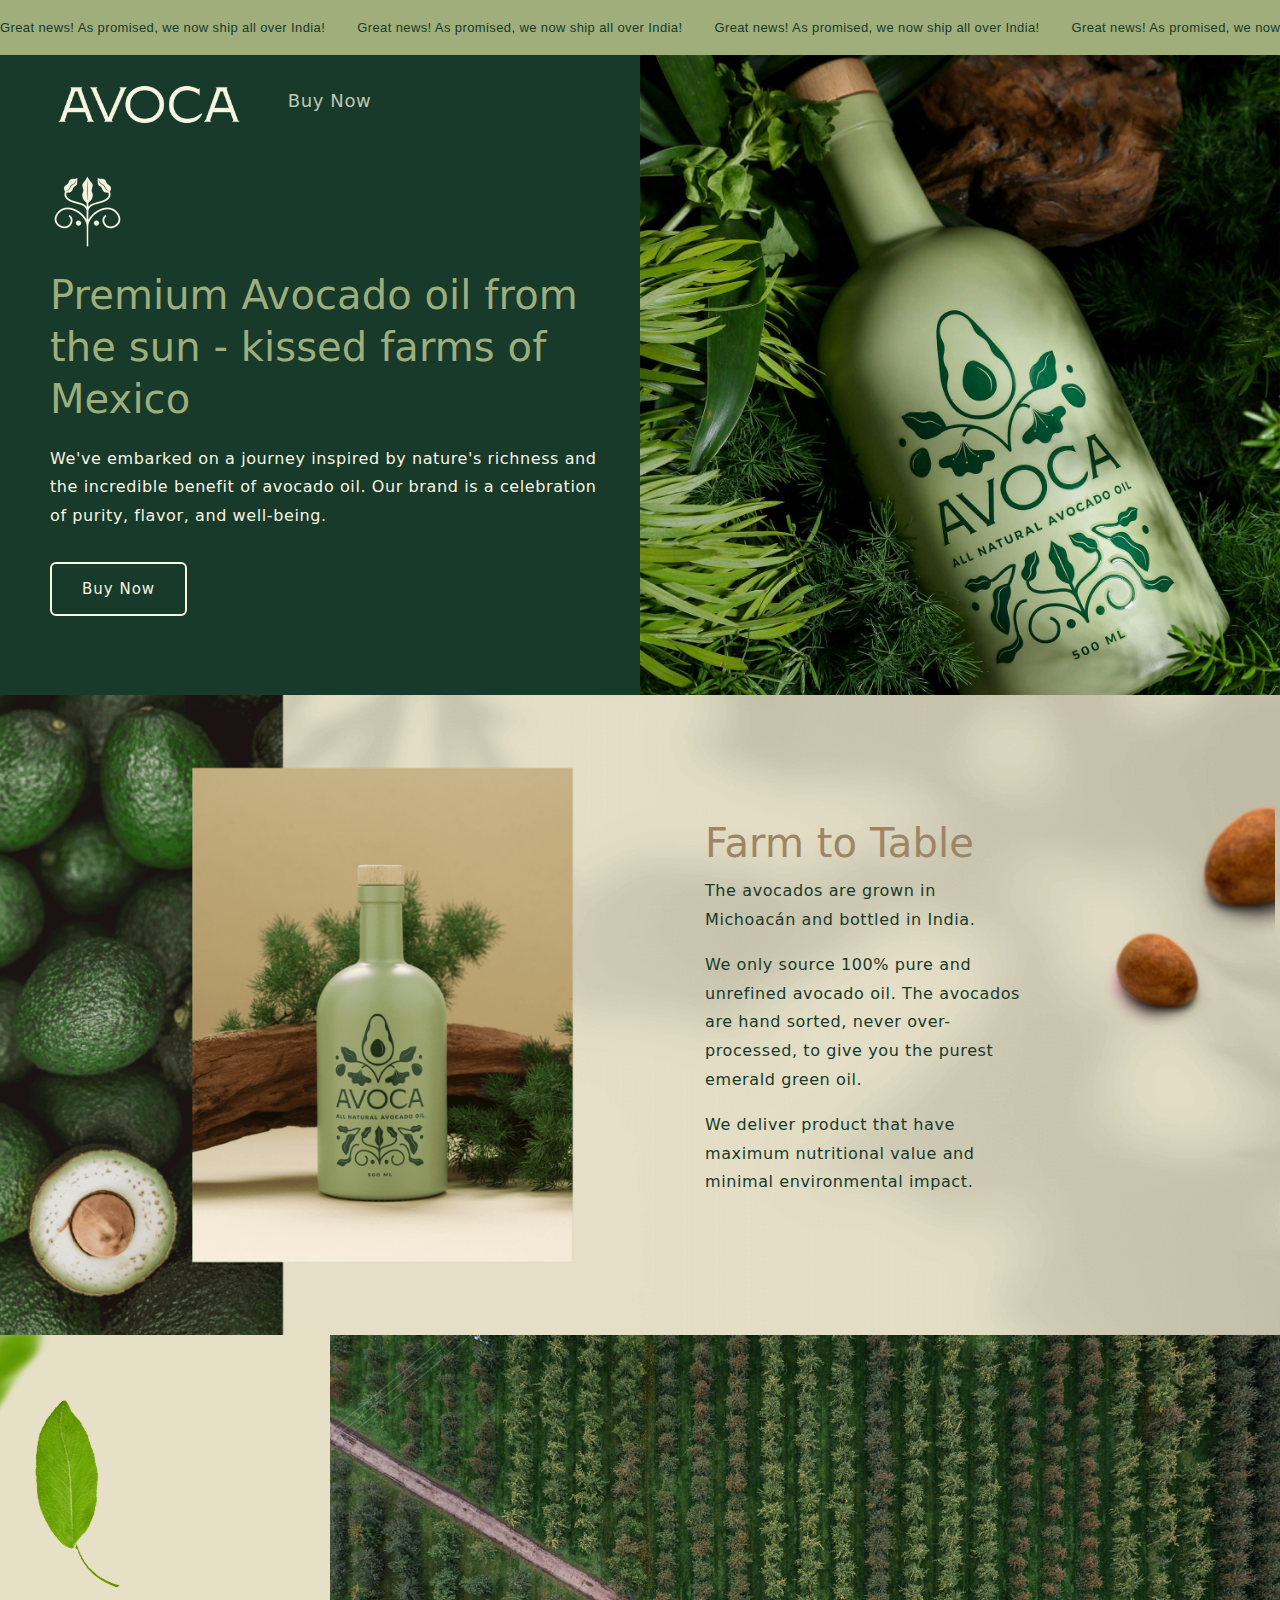
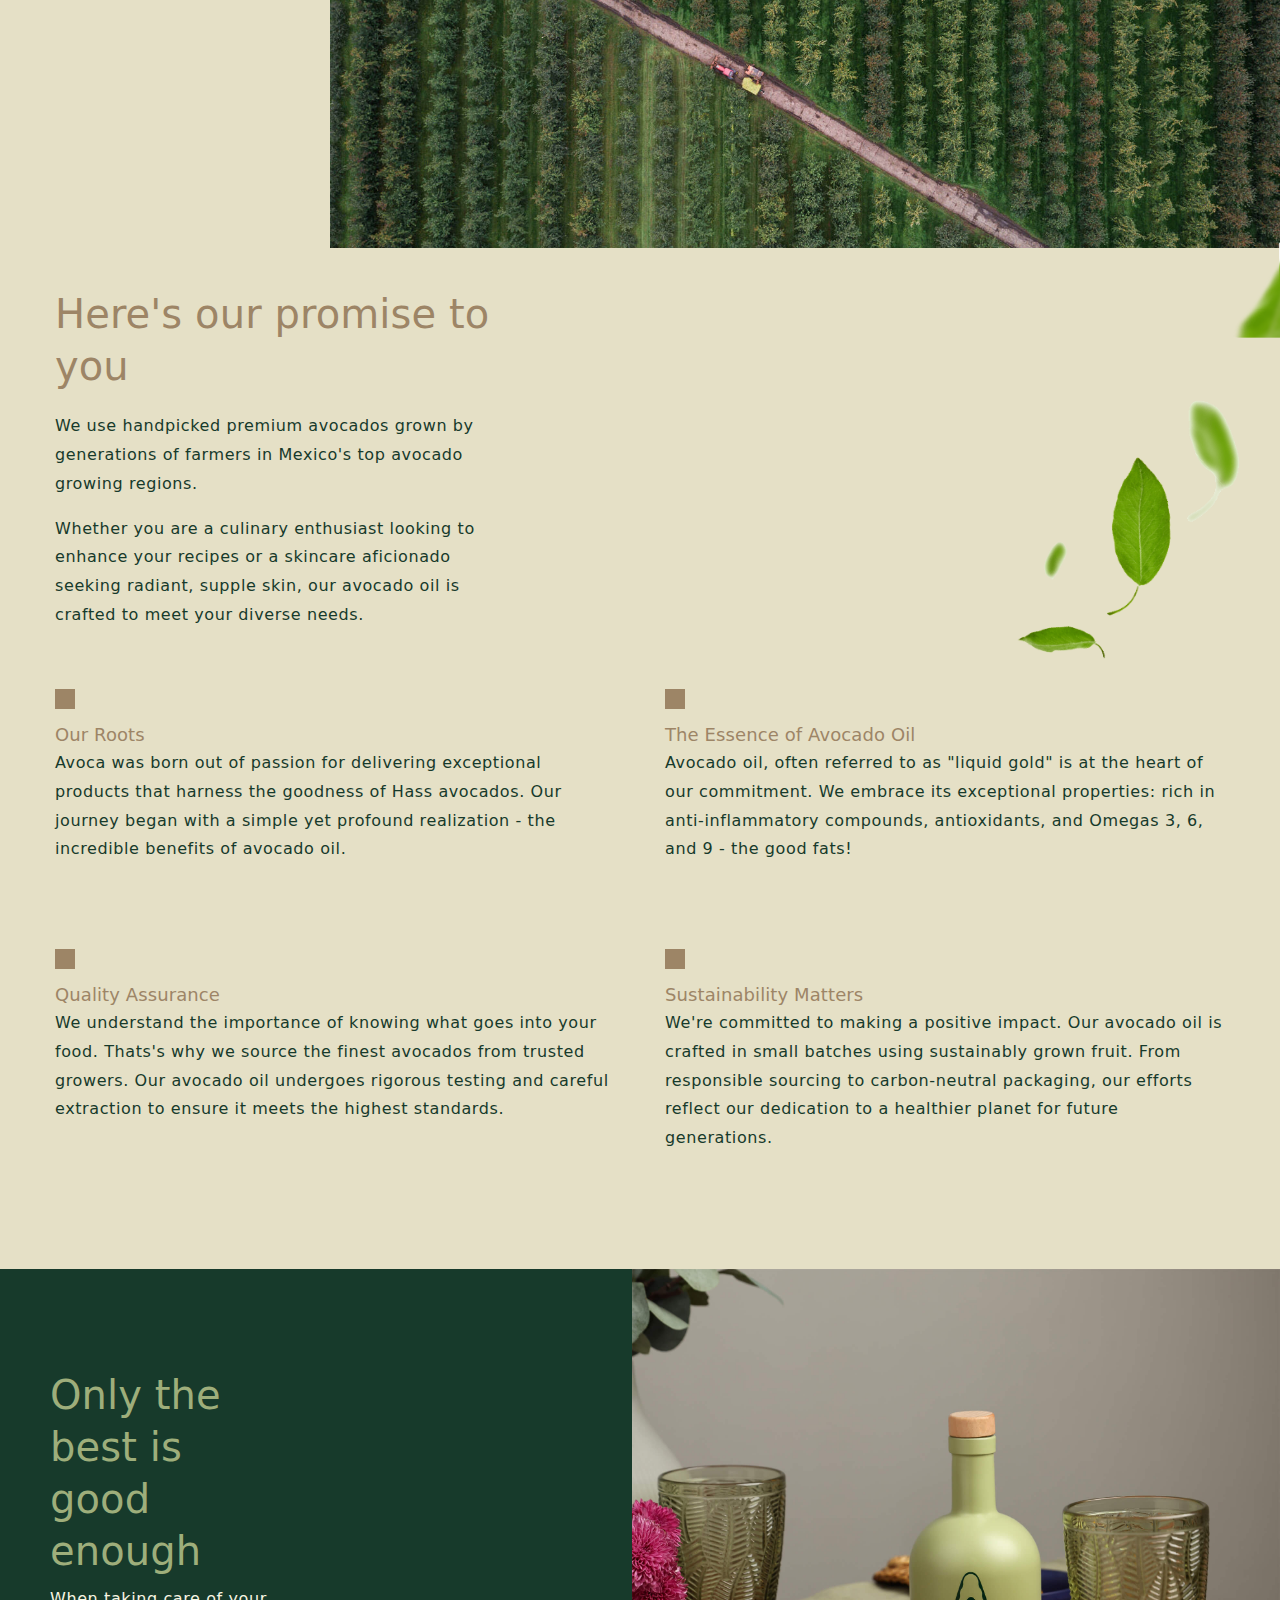
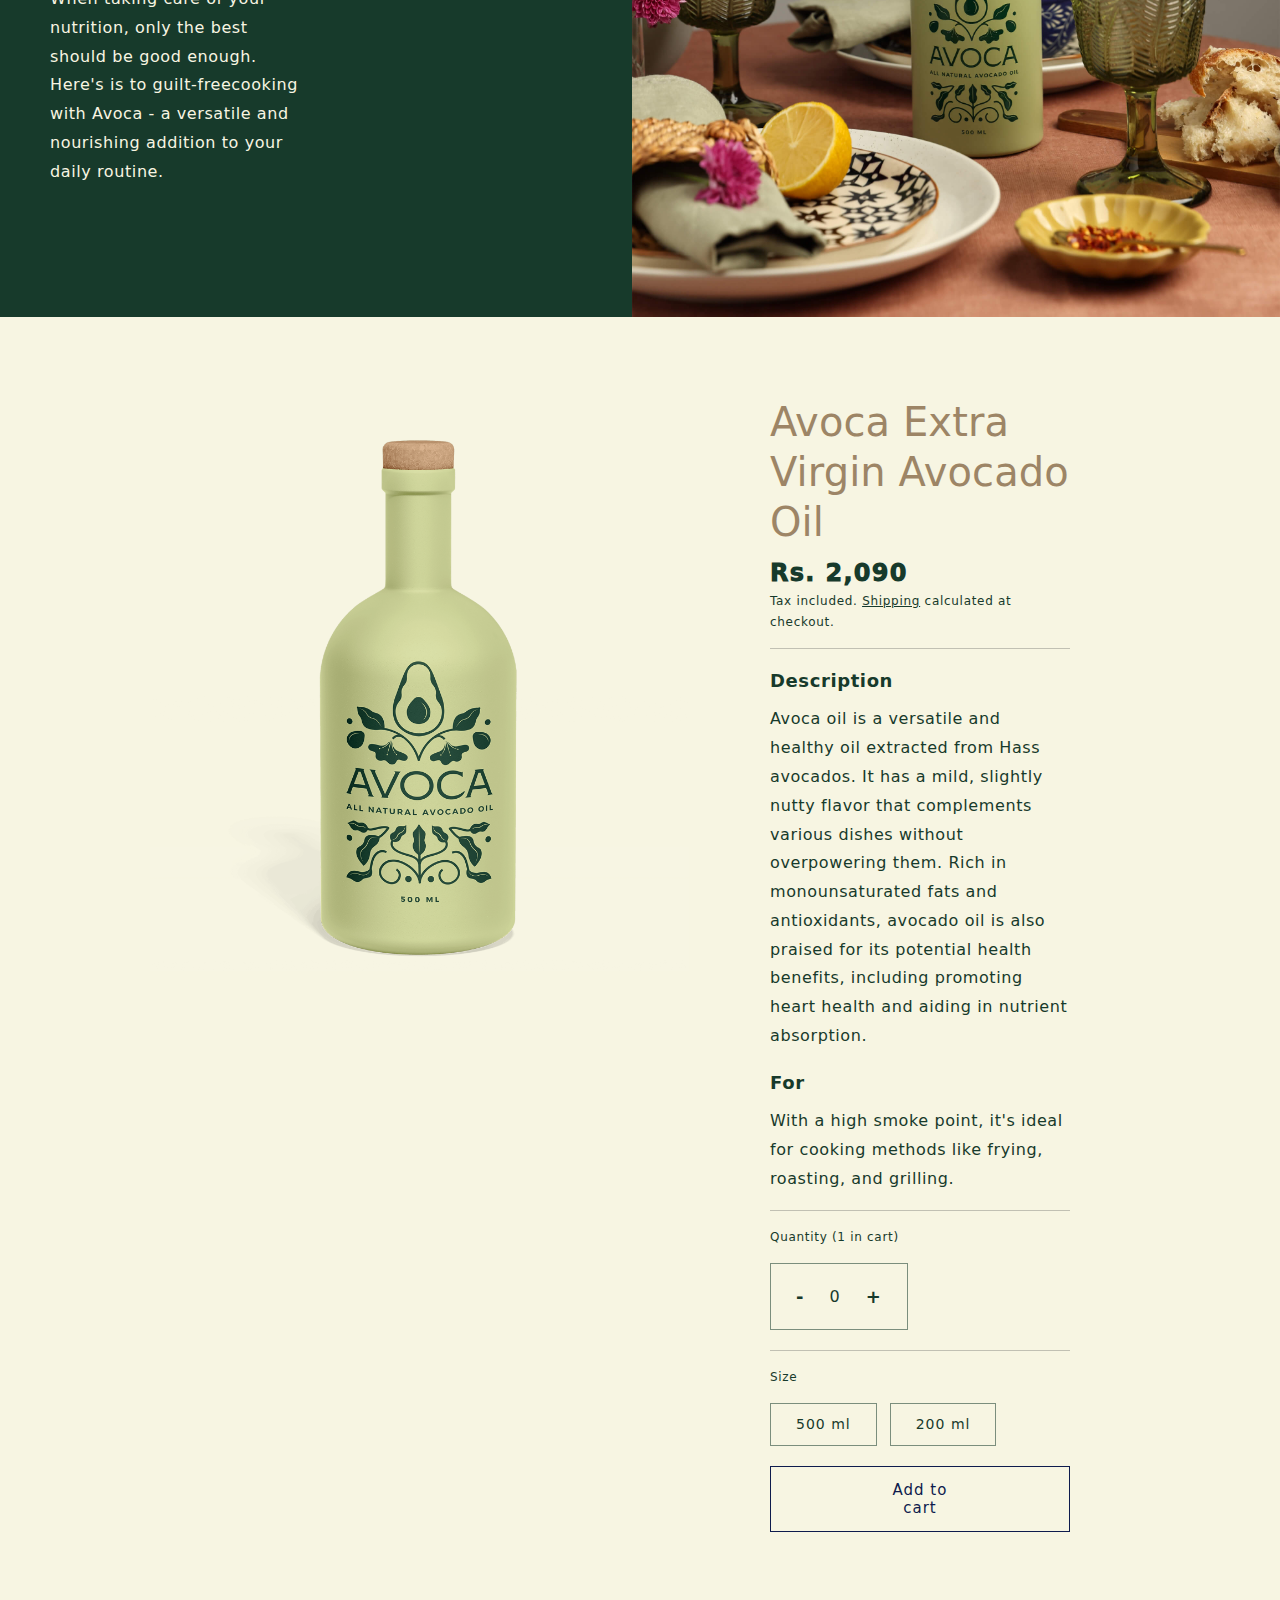
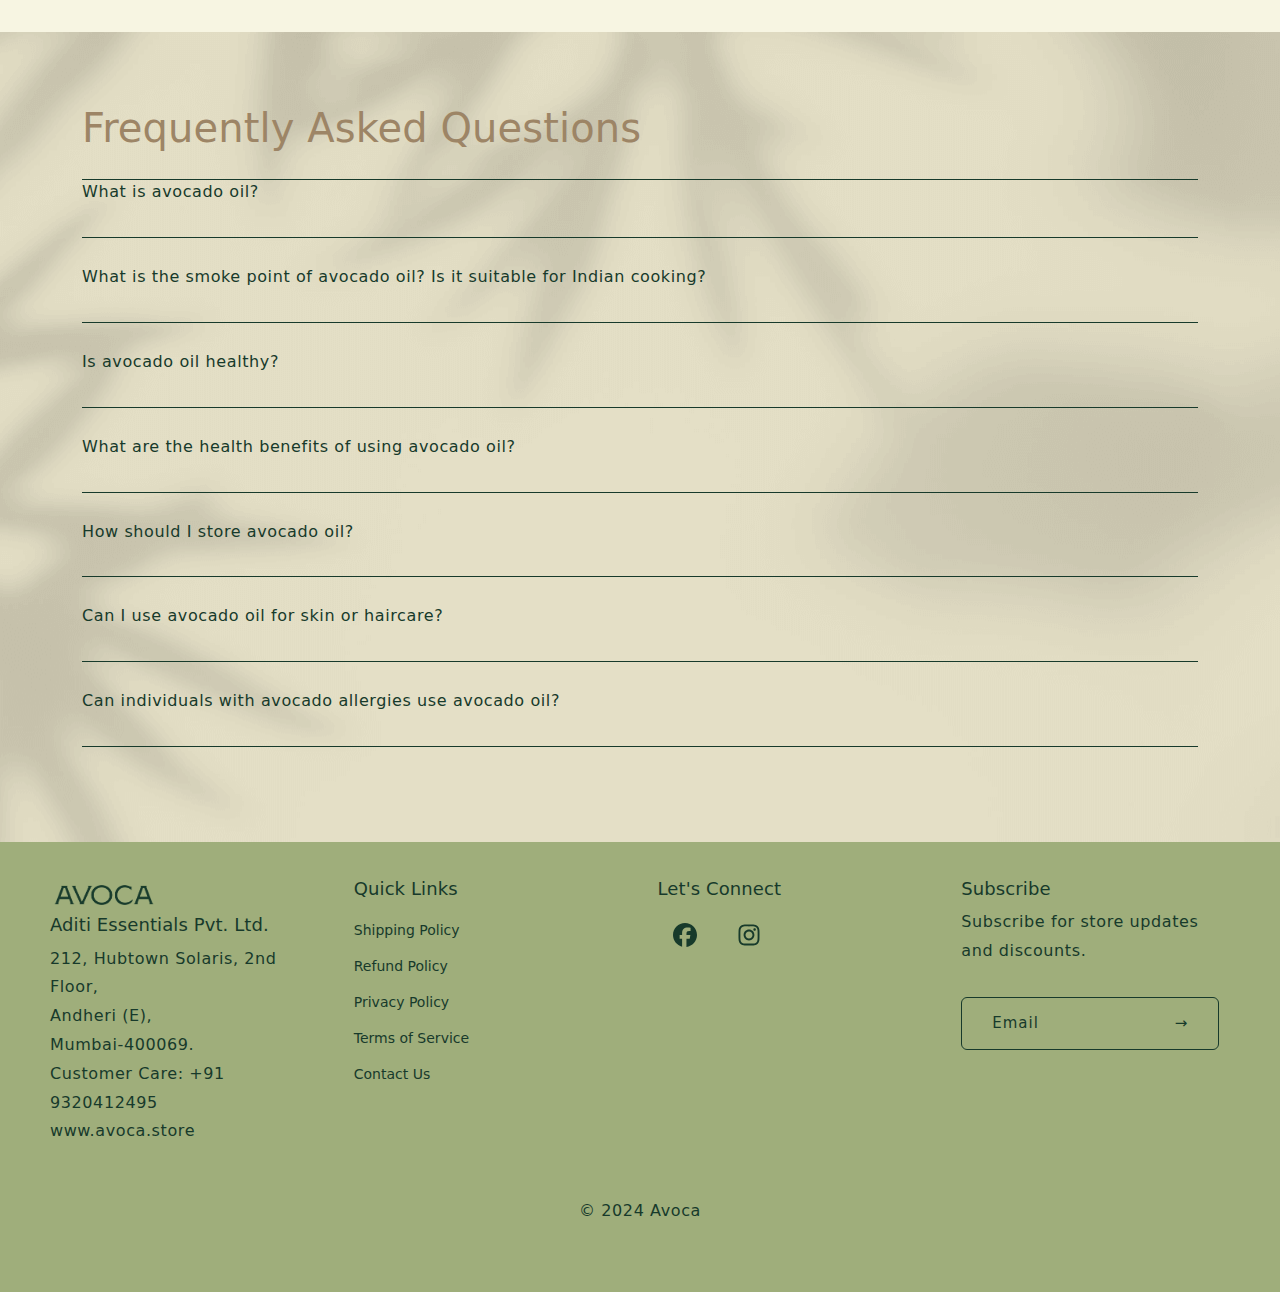
<file: index.html>
<!DOCTYPE html>
<html lang="en">
  <head>
    <meta charset="UTF-8" />
    <meta name="viewport" content="width=device-width, initial-scale=1.0" />
    <link rel="preconnect" href="https://fonts.googleapis.com" />
    <link rel="preconnect" href="https://fonts.gstatic.com" crossorigin />
    <link
      href="https://fonts.googleapis.com/css2?family=Convergence&display=swap"
      rel="stylesheet"
    />
    <link rel="stylesheet" href="style.css" />
    <link
      href="https://cdn.jsdelivr.net/npm/bootstrap@5.3.3/dist/css/bootstrap.min.css"
      rel="stylesheet"
      integrity="sha384-QWTKZyjpPEjISv5WaRU9OFeRpok6YctnYmDr5pNlyT2bRjXh0JMhjY6hW+ALEwIH"
      crossorigin="anonymous"
    />
    <title>AVOCA</title>
  </head>
  <body>
    <div class="marquee">
      <div class="marquee__group">
        <span>Great news! As promised, we now ship all over India!</span>
        <span>Great news! As promised, we now ship all over India!</span>
        <span>Great news! As promised, we now ship all over India!</span>
        <span>Great news! As promised, we now ship all over India!</span>
        <span>Great news! As promised, we now ship all over India!</span>
        <span>Great news! As promised, we now ship all over India!</span>
        <span>Great news! As promised, we now ship all over India!</span>
        <span>Great news! As promised, we now ship all over India!</span>
        <span>Great news! As promised, we now ship all over India!</span>
        <span>Great news! As promised, we now ship all over India!</span>
      </div>
      <div class="marquee__group" aria-hidden="true">
        <span>Great news! As promised, we now ship all over India!</span>
        <span>Great news! As promised, we now ship all over India!</span>
        <span>Great news! As promised, we now ship all over India!</span>
        <span>Great ne ws! As promised, we now ship all over India!</span>
        <span>Great news! As promised, we now ship all over India!</span>
        <span>Great news! As promised, we now ship all over India!</span>
        <span>Great news! As promised, we now ship all over India!</span>
        <span>Great news! As promised, we now ship all over India!</span>
        <span>Great news! As promised, we now ship all over India!</span>
        <span>Great news! As promised, we now ship all over India!</span>
      </div>
    </div>

    <nav class="navbar navbar-expand-lg bg-body-danger mobile-nav">
      <div class="mobile-hero-div container-fluid">
        <a class="img-container navbar-brand" href="index.html"
          ><img src="/images/avoca-img01.png" alt=""
        /></a>
        <button
          class="button-div navbar-toggler"
          type="button"
          data-bs-toggle="collapse"
          data-bs-target="#navbarNav"
          aria-controls="navbarNav"
          aria-expanded="false"
          aria-label="Toggle navigation"
        >
          <div class="button-down toggler">
            <svg
              xmlns="http://www.w3.org/2000/svg"
              height="20"
              width="17.5"
              viewBox="0 0 448 512"
            >
              <!--!Font Awesome Free 6.6.0 by @fontawesome - https://fontawesome.com License - https://fontawesome.com/license/free Copyright 2024 Fonticons, Inc.-->
              <path
                fill="#ffffff"
                d="M0 96C0 78.3 14.3 64 32 64l384 0c17.7 0 32 14.3 32 32s-14.3 32-32 32L32 128C14.3 128 0 113.7 0 96zM0 256c0-17.7 14.3-32 32-32l384 0c17.7 0 32 14.3 32 32s-14.3 32-32 32L32 288c-17.7 0-32-14.3-32-32zM448 416c0 17.7-14.3 32-32 32L32 448c-17.7 0-32-14.3-32-32s14.3-32 32-32l384 0c17.7 0 32 14.3 32 32z"
              />
            </svg>
          </div>
        </button>
        <div class="collapse navbar-collapse" id="navbarNav">
          <ul class="navbar-nav">
            <li class="nav-item">
              <a href="buy-now.html" class="mobile-buy"><h1>Buy Now</h1></a>
            </li>
          </ul>
        </div>
      </div>
    </nav>

    <section>
      <div id="avoca-hero">
        <div class="first-hero-div">
          <div class="first-hero-headline">
            <img src="/images/avoca-img01.png" />
            <a href="buy-now.html"><h1>Buy Now</h1></a>
          </div>
          <img src="/images/avoca-img03.png" class="img-3" />
          <h1 class="hero-premium">
            Premium Avocado oil from the sun - kissed farms of Mexico
          </h1>
          <p class="premium-content">
            We've embarked on a journey inspired by nature's richness and the
            incredible benefit of avocado oil. Our brand is a celebration of
            purity, flavor, and well-being.
          </p>
          <a href="#avoca-virgin"><button class="btn">Buy Now</button></a>
        </div>
        <div class="second-hero-div">
          <img src="/images/avoca-img02.jpg" />
        </div>
      </div>
    </section>

    <section>
      <div id="farm-to-table">
        <img src="/images/avoca-img06.png" class="raw-avoca" />
        <div class="table-content">
          <h1>Farm to Table</h1>
          <p>The avocados are grown in Michoacán and bottled in India.</p>
          <p>
            We only source 100% pure and unrefined avocado oil. The avocados are
            hand sorted, never over-processed, to give you the purest emerald
            green oil.
          </p>
          <p>
            We deliver product that have maximum nutritional value and minimal
            environmental impact.
          </p>
        </div>
        <img src="/images/avoca-img05.png" class="nut" />
      </div>
    </section>
    <div id="avocado-garden">
      <div>
        <img src="/images/avoca-img07.png" class="top-leaf" />
        <img src="/images/avoca-img08.png" class="leaf" />
      </div>
      <img src="/images/avoca-img09.jpg" class="garden" />
    </div>

    <section id="promise-section">
      <div>
        <div id="our-promise-to-you">
          <div class="table-content promise-content">
            <h1>Here's our promise to you</h1>
            <p>
              We use handpicked premium avocados grown by generations of farmers
              in Mexico's top avocado growing regions.
            </p>
            <p>
              Whether you are a culinary enthusiast looking to enhance your
              recipes or a skincare aficionado seeking radiant, supple skin, our
              avocado oil is crafted to meet your diverse needs.
            </p>
          </div>
          <div class="promise-images">
            <img src="/images/avoca-img10.png" class="promise-images1" />
            <img src="/images/avoca-img11.png" class="promise-images2" />
          </div>
        </div>
      </div>
    </section>
    <div id="promise-root-content">
      <div>
        <div class="box"></div>
        <h3>Our Roots</h3>
        <p>
          Avoca was born out of passion for delivering exceptional products that
          harness the goodness of Hass avocados. Our journey began with a simple
          yet profound realization - the incredible benefits of avocado oil.
        </p>
      </div>
      <div>
        <div class="box"></div>
        <h3>The Essence of Avocado Oil</h3>
        <p>
          Avocado oil, often referred to as "liquid gold" is at the heart of our
          commitment. We embrace its exceptional properties: rich in
          anti-inflammatory compounds, antioxidants, and Omegas 3, 6, and 9 -
          the good fats!
        </p>
      </div>
      <div>
        <div class="box"></div>
        <h3>Quality Assurance</h3>
        <p>
          We understand the importance of knowing what goes into your food.
          Thats's why we source the finest avocados from trusted growers. Our
          avocado oil undergoes rigorous testing and careful extraction to
          ensure it meets the highest standards.
        </p>
      </div>
      <div>
        <div class="box"></div>
        <h3>Sustainability Matters</h3>
        <p>
          We're committed to making a positive impact. Our avocado oil is
          crafted in small batches using sustainably grown fruit. From
          responsible sourcing to carbon-neutral packaging, our efforts reflect
          our dedication to a healthier planet for future generations.
        </p>
      </div>
    </div>

    <section>
      <div id="avoca-best">
        <div class="avoca-best-content">
          <h1>Only the best is good enough</h1>
          <h3>
            When taking care of your nutrition, only the best should be good
            enough. Here's is to guilt-freecooking with Avoca - a versatile and
            nourishing addition to your daily routine.
          </h3>
        </div>
        <div class="avoca-best-image">
          <img src="/images/avoca-img13.jpg" />
        </div>
      </div>
    </section>

    <section>
      <div id="avoca-virgin">
        <div class="avoca-virgin-image">
          <img src="/images/avoca-img16.png" />
        </div>
        <div class="avoca-virgin-content">
          <h1>Avoca Extra Virgin Avocado Oil</h1>
          <span class="price-name">Rs. 2,090</span>
          <p>
            Tax included.
            <a href="shipping.html"
              ><span style="color: #173a2b; text-decoration: underline"
                >Shipping</span
              ></a
            >
            calculated at checkout.
          </p>
          <hr />
          <h3>Description</h3>
          <p class="avoca-virgin-text">
            Avoca oil is a versatile and healthy oil extracted from Hass
            avocados. It has a mild, slightly nutty flavor that complements
            various dishes without overpowering them. Rich in monounsaturated
            fats and antioxidants, avocado oil is also praised for its potential
            health benefits, including promoting heart health and aiding in
            nutrient absorption.
          </p>
          <h3>For</h3>
          <p class="avoca-virgin-text">
            With a high smoke point, it's ideal for cooking methods like frying,
            roasting, and grilling.
          </p>
          <hr />
          <div>
            <p class="avoca-virgin-quantity">Quantity (1 in cart)</p>
            <div class="virgin-btn mobile-virgin-btn">
              <span id="minus">-</span> <span id="result"> 0 </span>
              <span id="plus">+</span>
            </div>
            <hr />
          </div>
          <p class="avoca-virgin-quantity">Size</p>
          <div class="avoca-btn-div">
            <button class="ml-btn virgin-btn">500 ml</button>
            <button class="ml-btn virgin-btn">200 ml</button>
          </div>
          <button class="add-to-cart virgin-btn">Add to cart</button>
        </div>
      </div>
    </section>

    <section id="faqs">
      <div class="container">
        <h1>Frequently Asked Questions</h1>

        <div class="faq">
          <div class="question">
            <div class="question-title first-title">What is avocado oil?</div>
            <div class="answer">
              Avocado oil is an edible/cooking oil extracted from the pulp of
              avocados. It is known for its mild flavour and high smoke point.
              Our product is Keto friendly, gluten free and plant based.
            </div>
          </div>
          <div class="question">
            <div class="question-title">
              What is the smoke point of avocado oil? Is it suitable for Indian
              cooking?
            </div>
            <div class="answer">
              Avocado oil has a high smoke point, typically around 375°F to
              400°F (190°C to 204°C), making it suitable for various cooking
              methods, including frying and sauteing, grilling. Avocado oil is
              apt for Indian cooking. The flavor of the oil blends well with
              Indian recipes, further enhancing your favorite dishes.
            </div>
          </div>
          <div class="question">
            <div class="question-title">Is avocado oil healthy?</div>
            <div class="answer">
              Yes, avocado oil is considered a healthy cooking oil. It is rich
              in monounsaturated fats, which are heart-healthy fats. It also
              contains vitamins E and K. It's a source of healthy fats and fits
              well into these diets. These fats are known for reducing blood
              pressure, improving cholesterol, and assisting in nutrient
              absorption.
            </div>
          </div>
          <div class="question">
            <div class="question-title">
              What are the health benefits of using avocado oil?
            </div>
            <div class="answer">
              Yes, avocado oil is considered a healthy cooking oil. It is rich
              in monounsaturated fats, which are heart-healthy fats. It also
              contains vitamins E and K. These fats are known for reducing blood
              pressure, improving cholesterol, and assisting in nutrient
              absorption
            </div>
          </div>
          <div class="question">
            <div class="question-title">How should I store avocado oil?</div>
            <div class="answer">
              Store avocado oil in a cool, dark place away from direct sunlight.
            </div>
          </div>

          <div class="question">
            <div class="question-title">
              Can I use avocado oil for skin or haircare?
            </div>
            <div class="answer">
              Yes, avocado oil is moisturizing and can be used on the skin. It's
              rich in vitamins and can be beneficial for dry or damaged skin.
              Using avocado oil in a hot oil therapy could be beneficial for
              someone with a dry scalp. Add 3-5 teaspoons of oil into a glass
              jar and set the jar in a kettle of freshly boiling water to
              preheat the oil. Regularly check the oil's temperature to keep it
              from becoming too hot. The oil should be warm when you take the
              jar out of the water and gently massage the oil into your scalp.
            </div>
          </div>

          <div class="question">
            <div class="question-title">
              Can individuals with avocado allergies use avocado oil?
            </div>
            <div class="answer">
              Individuals with avocado allergies should consult with a
              healthcare professional before using avocado oil.
            </div>
          </div>

          <!-- Add more questions as needed -->
        </div>
      </div>
    </section>

    <footer>
      <div id="footer-div">
        <div>
          <a href="index.html">
            <img src="/images/footer-logo.png" class="footer-logo"
          /></a>
          <h1>Aditi Essentials Pvt. Ltd.</h1>
          <div>
            <p>
              212, Hubtown Solaris, 2nd Floor, <br />Andheri (E),<br />
              Mumbai-400069. <br />Customer Care: +91 9320412495 <br />
              <a href="">www.avoca.store</a>
            </p>
          </div>
        </div>
        <div>
          <h1>Quick Links</h1>
          <div class="quicklink">
            <a href="shipping.html">Shipping Policy</a>
            <a href="Refund.html">Refund Policy</a>
            <a href="privacy.html">Privacy Policy</a>
            <a href="service.html">Terms of Service</a>
            <a href="contact.html">Contact Us</a>
          </div>
        </div>
        <div>
          <h1>Let's Connect</h1>
          <div class="socila-media">
            <svg
              xmlns="http://www.w3.org/2000/svg"
              height="24"
              width="24"
              viewBox="0 0 512 512"
            >
              <path
                fill="#173a2b"
                d="M512 256C512 114.6 397.4 0 256 0S0 114.6 0 256C0 376 82.7 476.8 194.2 504.5V334.2H141.4V256h52.8V222.3c0-87.1 39.4-127.5 125-127.5c16.2 0 44.2 3.2 55.7 6.4V172c-6-.6-16.5-1-29.6-1c-42 0-58.2 15.9-58.2 57.2V256h83.6l-14.4 78.2H287V510.1C413.8 494.8 512 386.9 512 256h0z"
              />
            </svg>
            <svg
              xmlns="http://www.w3.org/2000/svg"
              height="24"
              width="24"
              viewBox="0 0 448 512"
            >
              <path
                fill="#173a2b"
                d="M224.1 141c-63.6 0-114.9 51.3-114.9 114.9s51.3 114.9 114.9 114.9S339 319.5 339 255.9 287.7 141 224.1 141zm0 189.6c-41.1 0-74.7-33.5-74.7-74.7s33.5-74.7 74.7-74.7 74.7 33.5 74.7 74.7-33.6 74.7-74.7 74.7zm146.4-194.3c0 14.9-12 26.8-26.8 26.8-14.9 0-26.8-12-26.8-26.8s12-26.8 26.8-26.8 26.8 12 26.8 26.8zm76.1 27.2c-1.7-35.9-9.9-67.7-36.2-93.9-26.2-26.2-58-34.4-93.9-36.2-37-2.1-147.9-2.1-184.9 0-35.8 1.7-67.6 9.9-93.9 36.1s-34.4 58-36.2 93.9c-2.1 37-2.1 147.9 0 184.9 1.7 35.9 9.9 67.7 36.2 93.9s58 34.4 93.9 36.2c37 2.1 147.9 2.1 184.9 0 35.9-1.7 67.7-9.9 93.9-36.2 26.2-26.2 34.4-58 36.2-93.9 2.1-37 2.1-147.8 0-184.8zM398.8 388c-7.8 19.6-22.9 34.7-42.6 42.6-29.5 11.7-99.5 9-132.1 9s-102.7 2.6-132.1-9c-19.6-7.8-34.7-22.9-42.6-42.6-11.7-29.5-9-99.5-9-132.1s-2.6-102.7 9-132.1c7.8-19.6 22.9-34.7 42.6-42.6 29.5-11.7 99.5-9 132.1-9s102.7-2.6 132.1 9c19.6 7.8 34.7 22.9 42.6 42.6 11.7 29.5 9 99.5 9 132.1s2.7 102.7-9 132.1z"
              />
            </svg>
          </div>
        </div>
        <div>
          <h1>Subscribe</h1>
          <p>Subscribe for store updates and discounts.</p>
          <button class="footer-btn btn">
            Email <span style="margin-left: 130px">&#8594;</span>
          </button>
        </div>
      </div>

      <div id="copyright">
        <p>© 2024 <a href="/" title="">Avoca</a></p>
      </div>
    </footer>

    <script
      src="https://cdn.jsdelivr.net/npm/bootstrap@5.3.3/dist/js/bootstrap.bundle.min.js"
      integrity="sha384-YvpcrYf0tY3lHB60NNkmXc5s9fDVZLESaAA55NDzOxhy9GkcIdslK1eN7N6jIeHz"
      crossorigin="anonymous"
    ></script>

    <!-- <div class="btn-contain">

      
      <button class="btnn blue-btn">BLUE</button><button class="btnn" id="red-btn" >RED</button><button class="btnn yellow-btn " id="yellow-btn">YELLOW</button>
    </div> -->

    <script>
      // JavaScript for the FAQ toggle functionality
      document.addEventListener("DOMContentLoaded", function () {
        const questions = document.querySelectorAll(".question");

        questions.forEach(function (question) {
          const title = question.querySelector(".question-title");

          title.addEventListener("click", function () {
            // Toggle the 'active' class on the parent question div
            question.classList.toggle("active");
          });
        });
      });
    </script>
    <!-- <script src="index.js"></script> -->
    <script type="module" src="index.js"></script>
  </body>
</html>
</file>
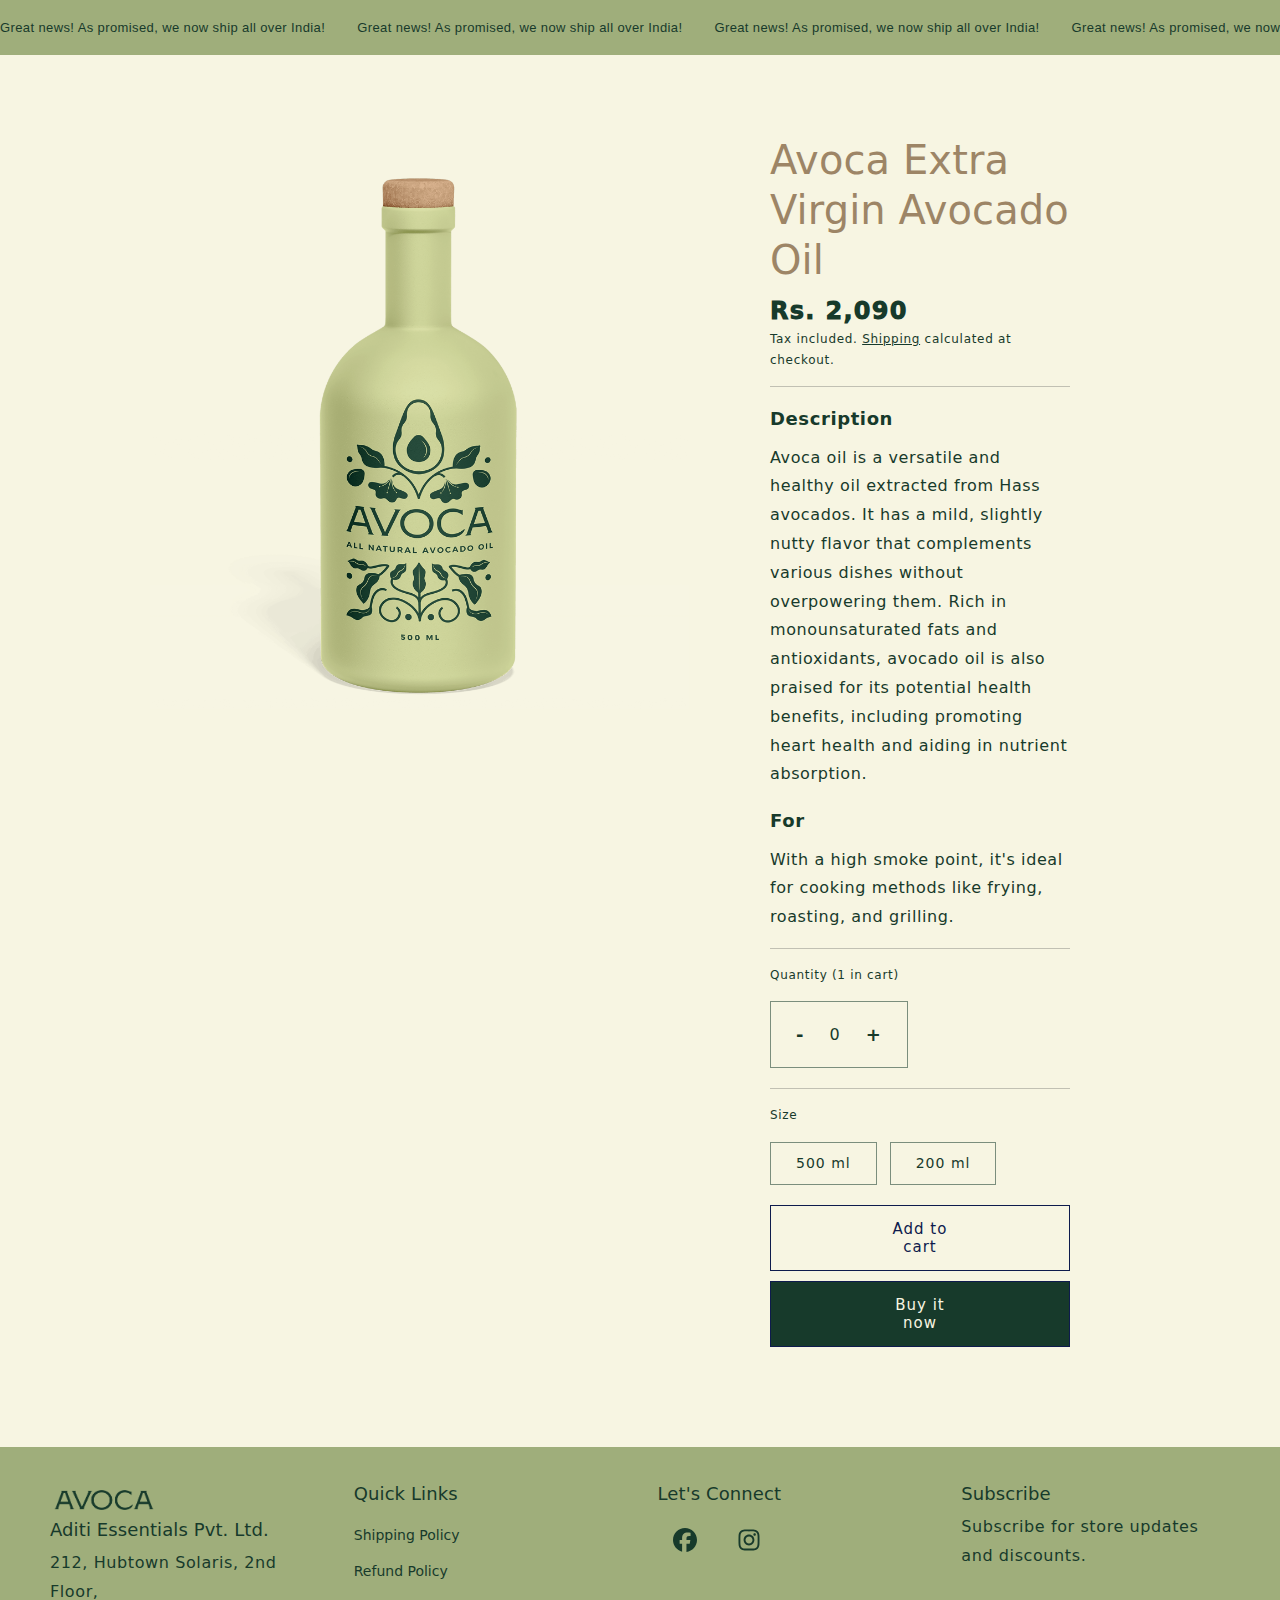
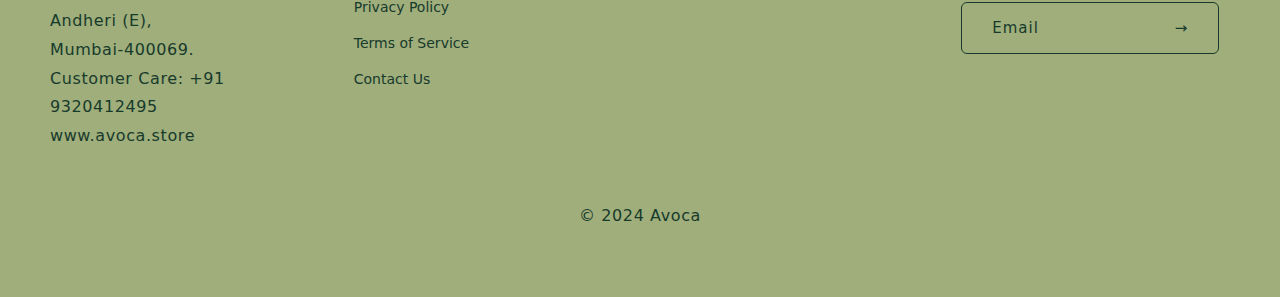
<file: buy-now.html>
<!DOCTYPE html>
<html lang="en">
  <head>
    <meta charset="UTF-8" />
    <meta name="viewport" content="width=device-width, initial-scale=1.0" />
    <link rel="preconnect" href="https://fonts.googleapis.com" />
    <link rel="preconnect" href="https://fonts.gstatic.com" crossorigin />
    <link
      href="https://fonts.googleapis.com/css2?family=Convergence&display=swap"
      rel="stylesheet"
    />
    <link rel="stylesheet" href="style.css" />
    <link
      href="https://cdn.jsdelivr.net/npm/bootstrap@5.3.3/dist/css/bootstrap.min.css"
      rel="stylesheet"
      integrity="sha384-QWTKZyjpPEjISv5WaRU9OFeRpok6YctnYmDr5pNlyT2bRjXh0JMhjY6hW+ALEwIH"
      crossorigin="anonymous"
    />
    <title>AVOCA- Buy now</title>
  </head>
  <body>
    <div class="marquee">
      <div class="marquee__group">
        <span>Great news! As promised, we now ship all over India!</span>
        <span>Great news! As promised, we now ship all over India!</span>
        <span>Great news! As promised, we now ship all over India!</span>
        <span>Great news! As promised, we now ship all over India!</span>
        <span>Great news! As promised, we now ship all over India!</span>
        <span>Great news! As promised, we now ship all over India!</span>
        <span>Great news! As promised, we now ship all over India!</span>
        <span>Great news! As promised, we now ship all over India!</span>
        <span>Great news! As promised, we now ship all over India!</span>
        <span>Great news! As promised, we now ship all over India!</span>
      </div>
      <div class="marquee__group" aria-hidden="true">
        <span>Great news! As promised, we now ship all over India!</span>
        <span>Great news! As promised, we now ship all over India!</span>
        <span>Great news! As promised, we now ship all over India!</span>
        <span>Great ne ws! As promised, we now ship all over India!</span>
        <span>Great news! As promised, we now ship all over India!</span>
        <span>Great news! As promised, we now ship all over India!</span>
        <span>Great news! As promised, we now ship all over India!</span>
        <span>Great news! As promised, we now ship all over India!</span>
        <span>Great news! As promised, we now ship all over India!</span>
        <span>Great news! As promised, we now ship all over India!</span>
      </div>
    </div>

    <nav class="navbar navbar-expand-lg bg-body-danger mobile-nav">
      <div class="mobile-hero-div container-fluid">
        <a class="img-container navbar-brand" href="index.html"
          ><img src="/images/avoca-img01.png" alt=""
        /></a>
        <button
          class="button-div navbar-toggler"
          type="button"
          data-bs-toggle="collapse"
          data-bs-target="#navbarNav"
          aria-controls="navbarNav"
          aria-expanded="false"
          aria-label="Toggle navigation"
        >
          <div class="button-down toggler">
            <svg
              xmlns="http://www.w3.org/2000/svg"
              height="20"
              width="17.5"
              viewBox="0 0 448 512"
            >
              <!--!Font Awesome Free 6.6.0 by @fontawesome - https://fontawesome.com License - https://fontawesome.com/license/free Copyright 2024 Fonticons, Inc.-->
              <path
                fill="#ffffff"
                d="M0 96C0 78.3 14.3 64 32 64l384 0c17.7 0 32 14.3 32 32s-14.3 32-32 32L32 128C14.3 128 0 113.7 0 96zM0 256c0-17.7 14.3-32 32-32l384 0c17.7 0 32 14.3 32 32s-14.3 32-32 32L32 288c-17.7 0-32-14.3-32-32zM448 416c0 17.7-14.3 32-32 32L32 448c-17.7 0-32-14.3-32-32s14.3-32 32-32l384 0c17.7 0 32 14.3 32 32z"
              />
            </svg>
          </div>
        </button>
        <div class="collapse navbar-collapse" id="navbarNav">
          <ul class="navbar-nav">
            <li class="nav-item">
              <a href="buy-now.html" class="mobile-buy"><h1>Buy Now</h1></a>
            </li>
          </ul>
        </div>
      </div>
    </nav>

    <section>
      <div id="avoca-virgin">
        <div class="avoca-virgin-image">
          <img src="/images/avoca-img16.png" />
        </div>
        <div class="avoca-virgin-content">
          <h1>Avoca Extra Virgin Avocado Oil</h1>
          <span class="price-name">Rs. 2,090</span>
          <p>
            Tax included.
            <span style="text-decoration: underline">Shipping</span>
            calculated at checkout.
          </p>
          <hr />
          <h3>Description</h3>
          <p class="avoca-virgin-text">
            Avoca oil is a versatile and healthy oil extracted from Hass
            avocados. It has a mild, slightly nutty flavor that complements
            various dishes without overpowering them. Rich in monounsaturated
            fats and antioxidants, avocado oil is also praised for its potential
            health benefits, including promoting heart health and aiding in
            nutrient absorption.
          </p>
          <h3>For</h3>
          <p class="avoca-virgin-text">
            With a high smoke point, it's ideal for cooking methods like frying,
            roasting, and grilling.
          </p>
          <hr />
          <div>
            <p class="avoca-virgin-quantity">Quantity (1 in cart)</p>
            <div class="virgin-btn mobile-virgin-btn">
              <span id="minus">-</span> <span id="result"> 0 </span>
              <span id="plus">+</span>
            </div>
            <hr />
          </div>
          <p class="avoca-virgin-quantity">Size</p>
          <div class="avoca-btn-div">
            <button class="ml-btn virgin-btn">500 ml</button>
            <button class="ml-btn virgin-btn">200 ml</button>
          </div>
          <button class="add-to-cart virgin-btn">Add to cart</button>
          <button class="buy-it-now add-to-cart virgin-btn">Buy it now</button>
        </div>
      </div>
    </section>

    <footer>
      <div id="footer-div">
        <div>
          <a href="index.html">
            <img src="/images/footer-logo.png" class="footer-logo"
          /></a>
          <h1>Aditi Essentials Pvt. Ltd.</h1>
          <div>
            <p>
              212, Hubtown Solaris, 2nd Floor, <br />Andheri (E),<br />
              Mumbai-400069. <br />Customer Care: +91 9320412495 <br />
              <a href="">www.avoca.store</a>
            </p>
          </div>
        </div>
        <div>
          <h1>Quick Links</h1>
          <div class="quicklink">
            <a href="shipping.html">Shipping Policy</a>
            <a href="Refund.html">Refund Policy</a>
            <a href="privacy.html">Privacy Policy</a>
            <a href="service.html">Terms of Service</a>
            <a href="">Contact Us</a>
          </div>
        </div>
        <div>
          <h1>Let's Connect</h1>
          <div class="socila-media">
            <svg
              xmlns="http://www.w3.org/2000/svg"
              height="24"
              width="24"
              viewBox="0 0 512 512"
            >
              <path
                fill="#173a2b"
                d="M512 256C512 114.6 397.4 0 256 0S0 114.6 0 256C0 376 82.7 476.8 194.2 504.5V334.2H141.4V256h52.8V222.3c0-87.1 39.4-127.5 125-127.5c16.2 0 44.2 3.2 55.7 6.4V172c-6-.6-16.5-1-29.6-1c-42 0-58.2 15.9-58.2 57.2V256h83.6l-14.4 78.2H287V510.1C413.8 494.8 512 386.9 512 256h0z"
              />
            </svg>
            <svg
              xmlns="http://www.w3.org/2000/svg"
              height="24"
              width="24"
              viewBox="0 0 448 512"
            >
              <path
                fill="#173a2b"
                d="M224.1 141c-63.6 0-114.9 51.3-114.9 114.9s51.3 114.9 114.9 114.9S339 319.5 339 255.9 287.7 141 224.1 141zm0 189.6c-41.1 0-74.7-33.5-74.7-74.7s33.5-74.7 74.7-74.7 74.7 33.5 74.7 74.7-33.6 74.7-74.7 74.7zm146.4-194.3c0 14.9-12 26.8-26.8 26.8-14.9 0-26.8-12-26.8-26.8s12-26.8 26.8-26.8 26.8 12 26.8 26.8zm76.1 27.2c-1.7-35.9-9.9-67.7-36.2-93.9-26.2-26.2-58-34.4-93.9-36.2-37-2.1-147.9-2.1-184.9 0-35.8 1.7-67.6 9.9-93.9 36.1s-34.4 58-36.2 93.9c-2.1 37-2.1 147.9 0 184.9 1.7 35.9 9.9 67.7 36.2 93.9s58 34.4 93.9 36.2c37 2.1 147.9 2.1 184.9 0 35.9-1.7 67.7-9.9 93.9-36.2 26.2-26.2 34.4-58 36.2-93.9 2.1-37 2.1-147.8 0-184.8zM398.8 388c-7.8 19.6-22.9 34.7-42.6 42.6-29.5 11.7-99.5 9-132.1 9s-102.7 2.6-132.1-9c-19.6-7.8-34.7-22.9-42.6-42.6-11.7-29.5-9-99.5-9-132.1s-2.6-102.7 9-132.1c7.8-19.6 22.9-34.7 42.6-42.6 29.5-11.7 99.5-9 132.1-9s102.7-2.6 132.1 9c19.6 7.8 34.7 22.9 42.6 42.6 11.7 29.5 9 99.5 9 132.1s2.7 102.7-9 132.1z"
              />
            </svg>
          </div>
        </div>
        <div>
          <h1>Subscribe</h1>
          <p>Subscribe for store updates and discounts.</p>
          <button class="footer-btn btn">
            Email <span style="margin-left: 130px">&#8594;</span>
          </button>
        </div>
      </div>

      <div id="copyright">
        <p>© 2024 <a href="/" title="">Avoca</a></p>
      </div>
    </footer>
    <script
      src="https://cdn.jsdelivr.net/npm/bootstrap@5.3.3/dist/js/bootstrap.bundle.min.js"
      integrity="sha384-YvpcrYf0tY3lHB60NNkmXc5s9fDVZLESaAA55NDzOxhy9GkcIdslK1eN7N6jIeHz"
      crossorigin="anonymous"
    ></script>
    <script>
      // JavaScript for the FAQ toggle functionality
      document.addEventListener("DOMContentLoaded", function () {
        const questions = document.querySelectorAll(".question");

        questions.forEach(function (question) {
          const title = question.querySelector(".question-title");

          title.addEventListener("click", function () {
            // Toggle the 'active' class on the parent question div
            question.classList.toggle("active");
          });
        });
      });
    </script>
    <!-- <script src="index.js"></script> -->
    <script type="module" src="index.js"></script>
  </body>
</html>
</file>
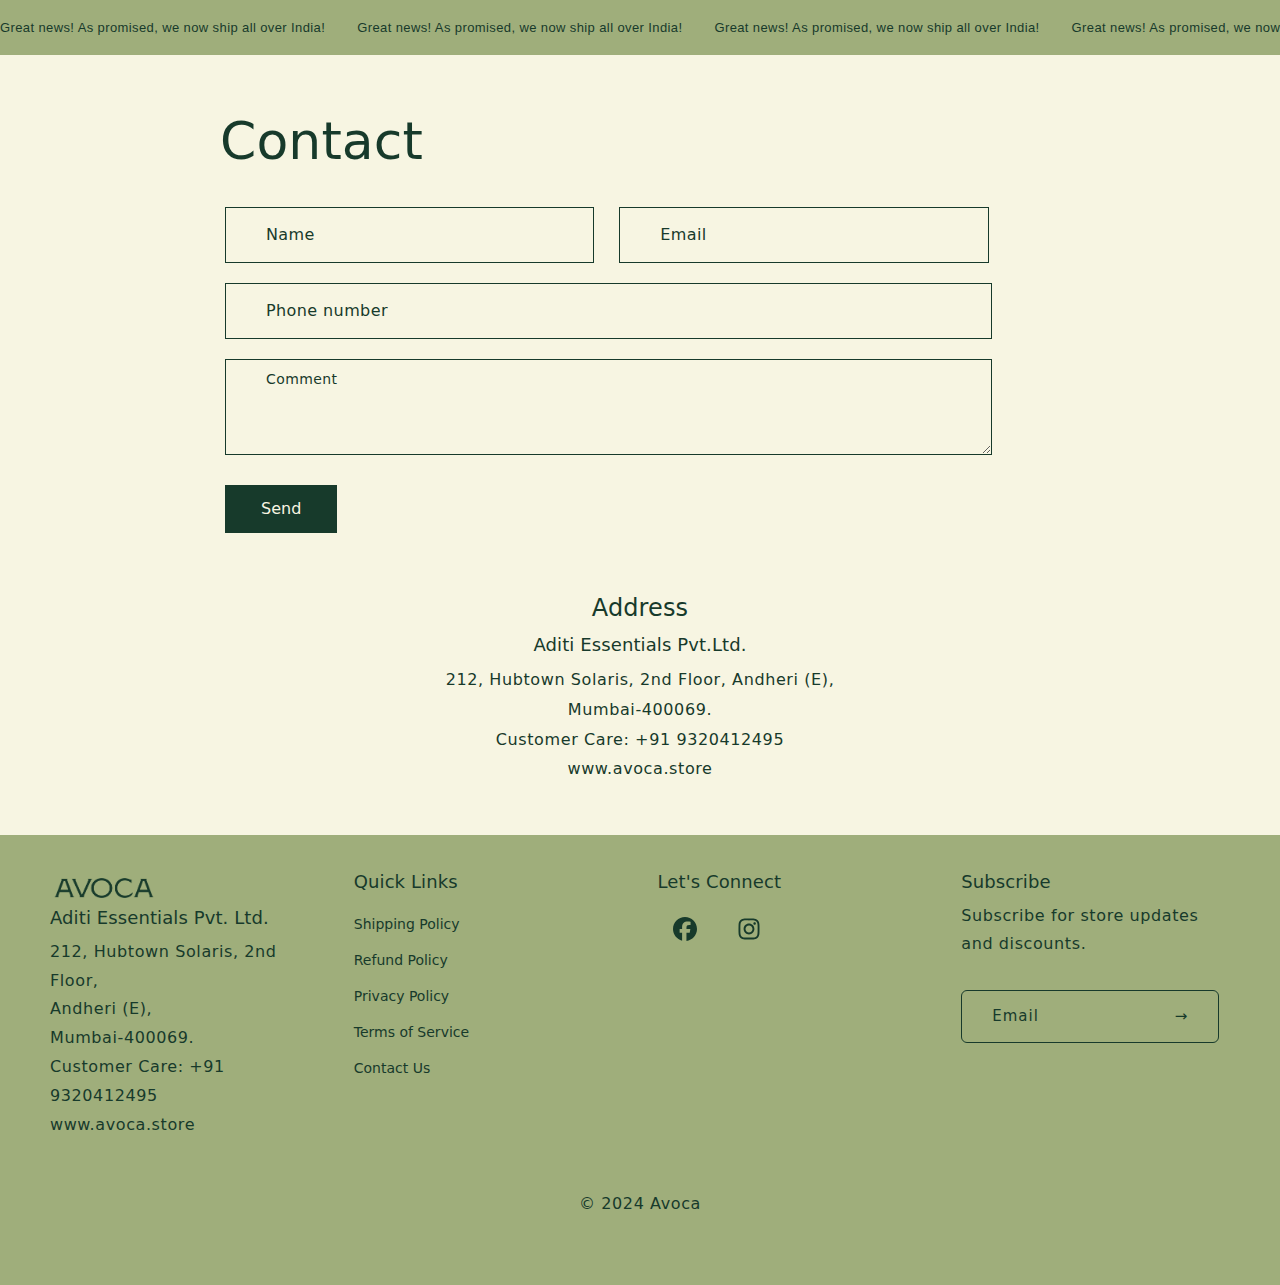
<file: contact.html>
<!DOCTYPE html>
<html lang="en">
  <head>
    <meta charset="UTF-8" />
    <meta name="viewport" content="width=device-width, initial-scale=1.0" />
    <link rel="preconnect" href="https://fonts.googleapis.com" />
    <link rel="preconnect" href="https://fonts.gstatic.com" crossorigin />
    <link
      href="https://fonts.googleapis.com/css2?family=Convergence&display=swap"
      rel="stylesheet"
    />
    <link rel="stylesheet" href="style.css" />
    <link
      href="https://cdn.jsdelivr.net/npm/bootstrap@5.3.3/dist/css/bootstrap.min.css"
      rel="stylesheet"
      integrity="sha384-QWTKZyjpPEjISv5WaRU9OFeRpok6YctnYmDr5pNlyT2bRjXh0JMhjY6hW+ALEwIH"
      crossorigin="anonymous"
    />
    <title>Contact</title>
  </head>
  <body>
    <div class="marquee">
      <div class="marquee__group">
        <span>Great news! As promised, we now ship all over India!</span>
        <span>Great news! As promised, we now ship all over India!</span>
        <span>Great news! As promised, we now ship all over India!</span>
        <span>Great news! As promised, we now ship all over India!</span>
        <span>Great news! As promised, we now ship all over India!</span>
        <span>Great news! As promised, we now ship all over India!</span>
        <span>Great news! As promised, we now ship all over India!</span>
        <span>Great news! As promised, we now ship all over India!</span>
        <span>Great news! As promised, we now ship all over India!</span>
        <span>Great news! As promised, we now ship all over India!</span>
      </div>
      <div class="marquee__group" aria-hidden="true">
        <span>Great news! As promised, we now ship all over India!</span>
        <span>Great news! As promised, we now ship all over India!</span>
        <span>Great news! As promised, we now ship all over India!</span>
        <span>Great ne ws! As promised, we now ship all over India!</span>
        <span>Great news! As promised, we now ship all over India!</span>
        <span>Great news! As promised, we now ship all over India!</span>
        <span>Great news! As promised, we now ship all over India!</span>
        <span>Great news! As promised, we now ship all over India!</span>
        <span>Great news! As promised, we now ship all over India!</span>
        <span>Great news! As promised, we now ship all over India!</span>
      </div>
    </div>

    <nav class="navbar navbar-expand-lg bg-body-danger mobile-nav">
      <div class="mobile-hero-div container-fluid">
        <a class="img-container navbar-brand" href="index.html"
          ><img src="/images/avoca-img01.png" alt=""
        /></a>
        <button
          class="button-div navbar-toggler"
          type="button"
          data-bs-toggle="collapse"
          data-bs-target="#navbarNav"
          aria-controls="navbarNav"
          aria-expanded="false"
          aria-label="Toggle navigation"
        >
          <div class="button-down toggler">
            <svg
              xmlns="http://www.w3.org/2000/svg"
              height="20"
              width="17.5"
              viewBox="0 0 448 512"
            >
              <!--!Font Awesome Free 6.6.0 by @fontawesome - https://fontawesome.com License - https://fontawesome.com/license/free Copyright 2024 Fonticons, Inc.-->
              <path
                fill="#ffffff"
                d="M0 96C0 78.3 14.3 64 32 64l384 0c17.7 0 32 14.3 32 32s-14.3 32-32 32L32 128C14.3 128 0 113.7 0 96zM0 256c0-17.7 14.3-32 32-32l384 0c17.7 0 32 14.3 32 32s-14.3 32-32 32L32 288c-17.7 0-32-14.3-32-32zM448 416c0 17.7-14.3 32-32 32L32 448c-17.7 0-32-14.3-32-32s14.3-32 32-32l384 0c17.7 0 32 14.3 32 32z"
              />
            </svg>
          </div>
        </button>
        <div class="collapse navbar-collapse" id="navbarNav">
          <ul class="navbar-nav">
            <li class="nav-item">
              <a href="buy-now.html" class="mobile-buy"><h1>Buy Now</h1></a>
            </li>
          </ul>
        </div>
      </div>
    </nav>

    <section id="contact-section">
      <div id="shipping-content">
        <h1 id="contact-heading">Contact</h1>
        <form class="service-input">
          <div class="input-info">
            <input type="text" placeholder="Name" class="service-input-name" />
            <input
              type="email"
              placeholder="Email"
              class="service-input-name"
            />
          </div>
          <input
            type="text"
            placeholder="Phone number"
            class="service-input-name phone-number"
          />

          <textarea
            class="service-input-name service-input-message"
            rows="8"
            cols="50"
            input
            type="text"
            placeholder="Comment"
          ></textarea>
        </form>
        <button class="contact-btn">Send</button>
      </div>
    </section>

    <div id="contact-content">
      <h1>Address</h1>
      <h3>Aditi Essentials Pvt.Ltd.</h3>
      <div class="contact-address">
        <p>212, Hubtown Solaris, 2nd Floor, Andheri (E),</p>
        <p>Mumbai-400069.</p>
        <p>Customer Care: +91 9320412495</p>
        <p>www.avoca.store</p>
      </div>
    </div>

    <footer>
      <div id="footer-div">
        <div>
          <a href="index.html">
            <img src="/images/footer-logo.png" class="footer-logo"
          /></a>
          <h1>Aditi Essentials Pvt. Ltd.</h1>
          <div>
            <p>
              212, Hubtown Solaris, 2nd Floor, <br />Andheri (E),<br />
              Mumbai-400069. <br />Customer Care: +91 9320412495 <br />
              <a href="">www.avoca.store</a>
            </p>
          </div>
        </div>
        <div>
          <h1>Quick Links</h1>
          <div class="quicklink">
            <a href="shipping.html">Shipping Policy</a>
            <a href="Refund.html">Refund Policy</a>
            <a href="privacy.html">Privacy Policy</a>
            <a href="service.html">Terms of Service</a>
            <a href="contact.html">Contact Us</a>
          </div>
        </div>
        <div>
          <h1>Let's Connect</h1>
          <div class="socila-media">
            <svg
              xmlns="http://www.w3.org/2000/svg"
              height="24"
              width="24"
              viewBox="0 0 512 512"
            >
              <path
                fill="#173a2b"
                d="M512 256C512 114.6 397.4 0 256 0S0 114.6 0 256C0 376 82.7 476.8 194.2 504.5V334.2H141.4V256h52.8V222.3c0-87.1 39.4-127.5 125-127.5c16.2 0 44.2 3.2 55.7 6.4V172c-6-.6-16.5-1-29.6-1c-42 0-58.2 15.9-58.2 57.2V256h83.6l-14.4 78.2H287V510.1C413.8 494.8 512 386.9 512 256h0z"
              />
            </svg>
            <svg
              xmlns="http://www.w3.org/2000/svg"
              height="24"
              width="24"
              viewBox="0 0 448 512"
            >
              <path
                fill="#173a2b"
                d="M224.1 141c-63.6 0-114.9 51.3-114.9 114.9s51.3 114.9 114.9 114.9S339 319.5 339 255.9 287.7 141 224.1 141zm0 189.6c-41.1 0-74.7-33.5-74.7-74.7s33.5-74.7 74.7-74.7 74.7 33.5 74.7 74.7-33.6 74.7-74.7 74.7zm146.4-194.3c0 14.9-12 26.8-26.8 26.8-14.9 0-26.8-12-26.8-26.8s12-26.8 26.8-26.8 26.8 12 26.8 26.8zm76.1 27.2c-1.7-35.9-9.9-67.7-36.2-93.9-26.2-26.2-58-34.4-93.9-36.2-37-2.1-147.9-2.1-184.9 0-35.8 1.7-67.6 9.9-93.9 36.1s-34.4 58-36.2 93.9c-2.1 37-2.1 147.9 0 184.9 1.7 35.9 9.9 67.7 36.2 93.9s58 34.4 93.9 36.2c37 2.1 147.9 2.1 184.9 0 35.9-1.7 67.7-9.9 93.9-36.2 26.2-26.2 34.4-58 36.2-93.9 2.1-37 2.1-147.8 0-184.8zM398.8 388c-7.8 19.6-22.9 34.7-42.6 42.6-29.5 11.7-99.5 9-132.1 9s-102.7 2.6-132.1-9c-19.6-7.8-34.7-22.9-42.6-42.6-11.7-29.5-9-99.5-9-132.1s-2.6-102.7 9-132.1c7.8-19.6 22.9-34.7 42.6-42.6 29.5-11.7 99.5-9 132.1-9s102.7-2.6 132.1 9c19.6 7.8 34.7 22.9 42.6 42.6 11.7 29.5 9 99.5 9 132.1s2.7 102.7-9 132.1z"
              />
            </svg>
          </div>
        </div>
        <div>
          <h1>Subscribe</h1>
          <p>Subscribe for store updates and discounts.</p>
          <button class="footer-btn btn">
            Email <span style="margin-left: 130px">&#8594;</span>
          </button>
        </div>
      </div>

      <div id="copyright">
        <p>© 2024 <a href="/" title="">Avoca</a></p>
      </div>
    </footer>
    <script
    src="https://cdn.jsdelivr.net/npm/bootstrap@5.3.3/dist/js/bootstrap.bundle.min.js"
    integrity="sha384-YvpcrYf0tY3lHB60NNkmXc5s9fDVZLESaAA55NDzOxhy9GkcIdslK1eN7N6jIeHz"
    crossorigin="anonymous"
  ></script>

    <script>
      // JavaScript for the FAQ toggle functionality
      document.addEventListener("DOMContentLoaded", function () {
        const questions = document.querySelectorAll(".question");

        questions.forEach(function (question) {
          const title = question.querySelector(".question-title");

          title.addEventListener("click", function () {
            // Toggle the 'active' class on the parent question div
            question.classList.toggle("active");
          });
        });
      });
    </script>
    <!-- <script src="index.js"></script> -->
    <script type="module" src="index.js"></script>
  </body>
</html>
</file>
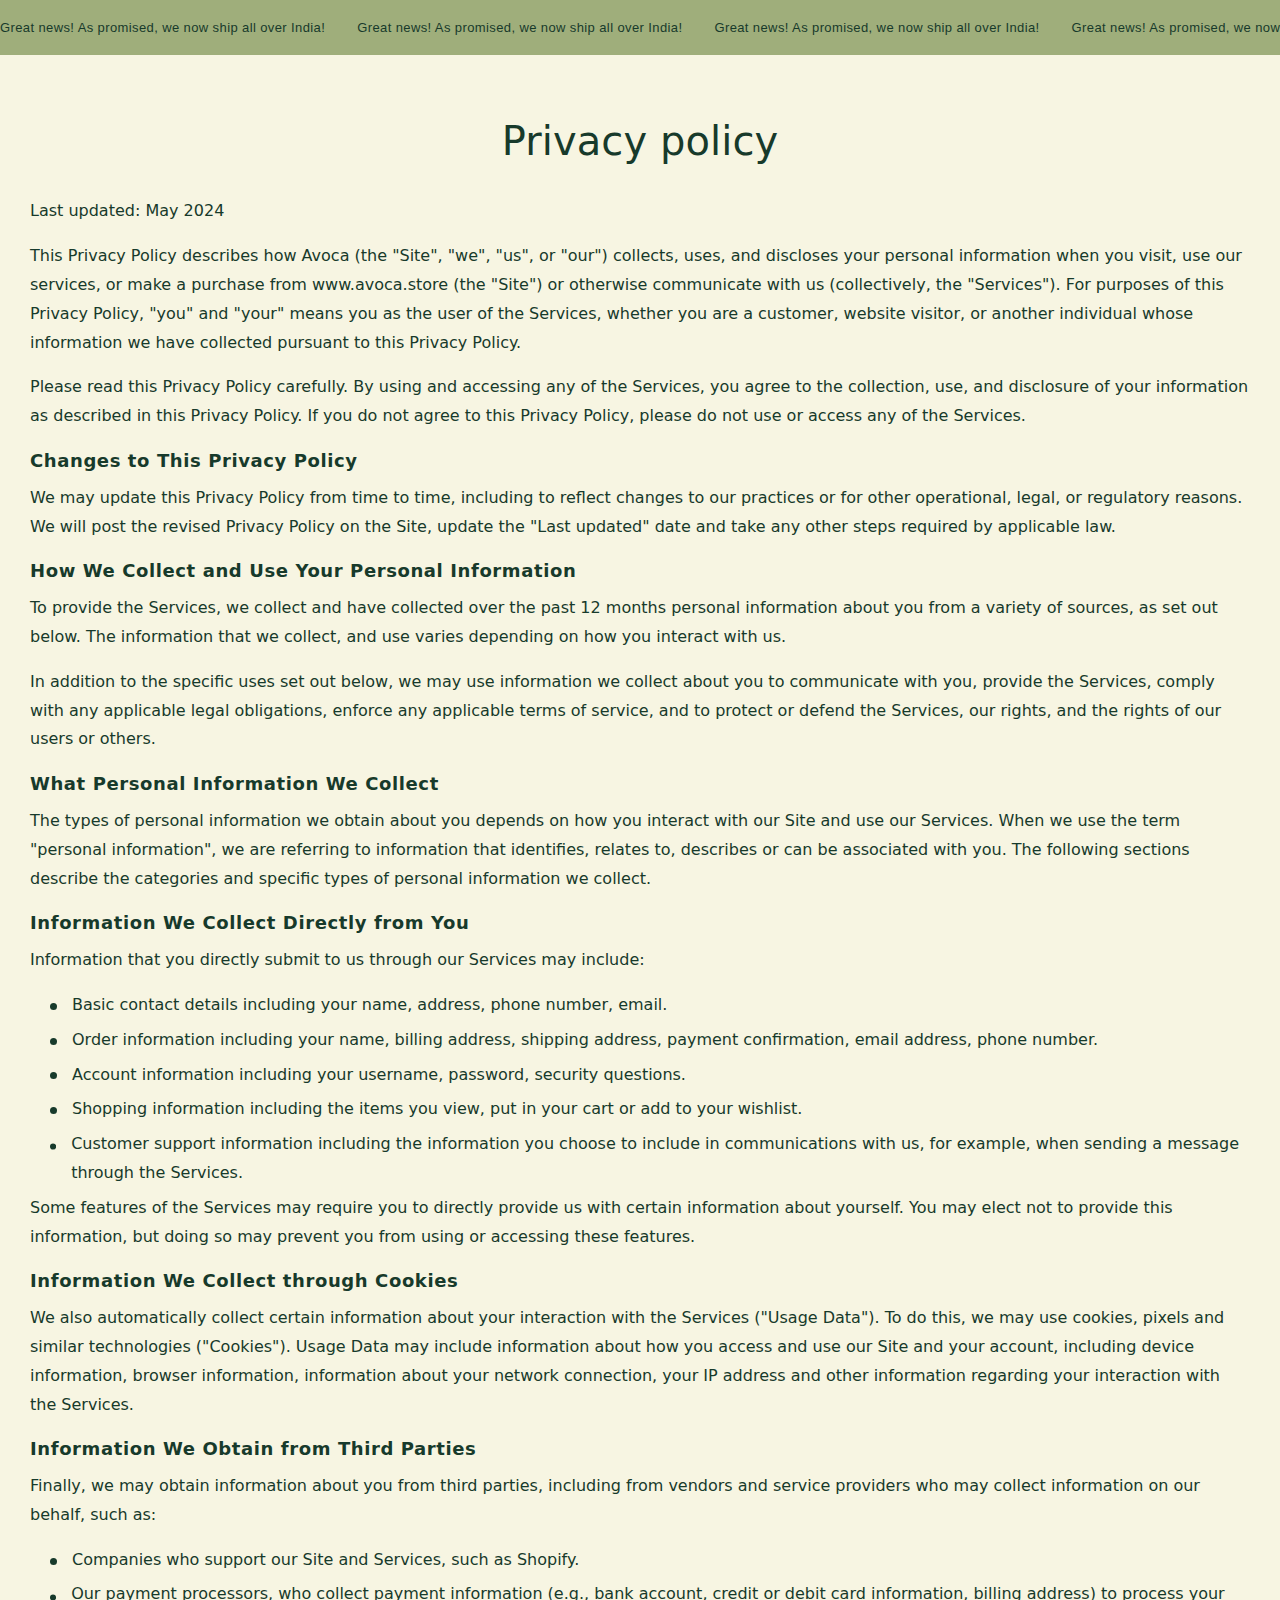
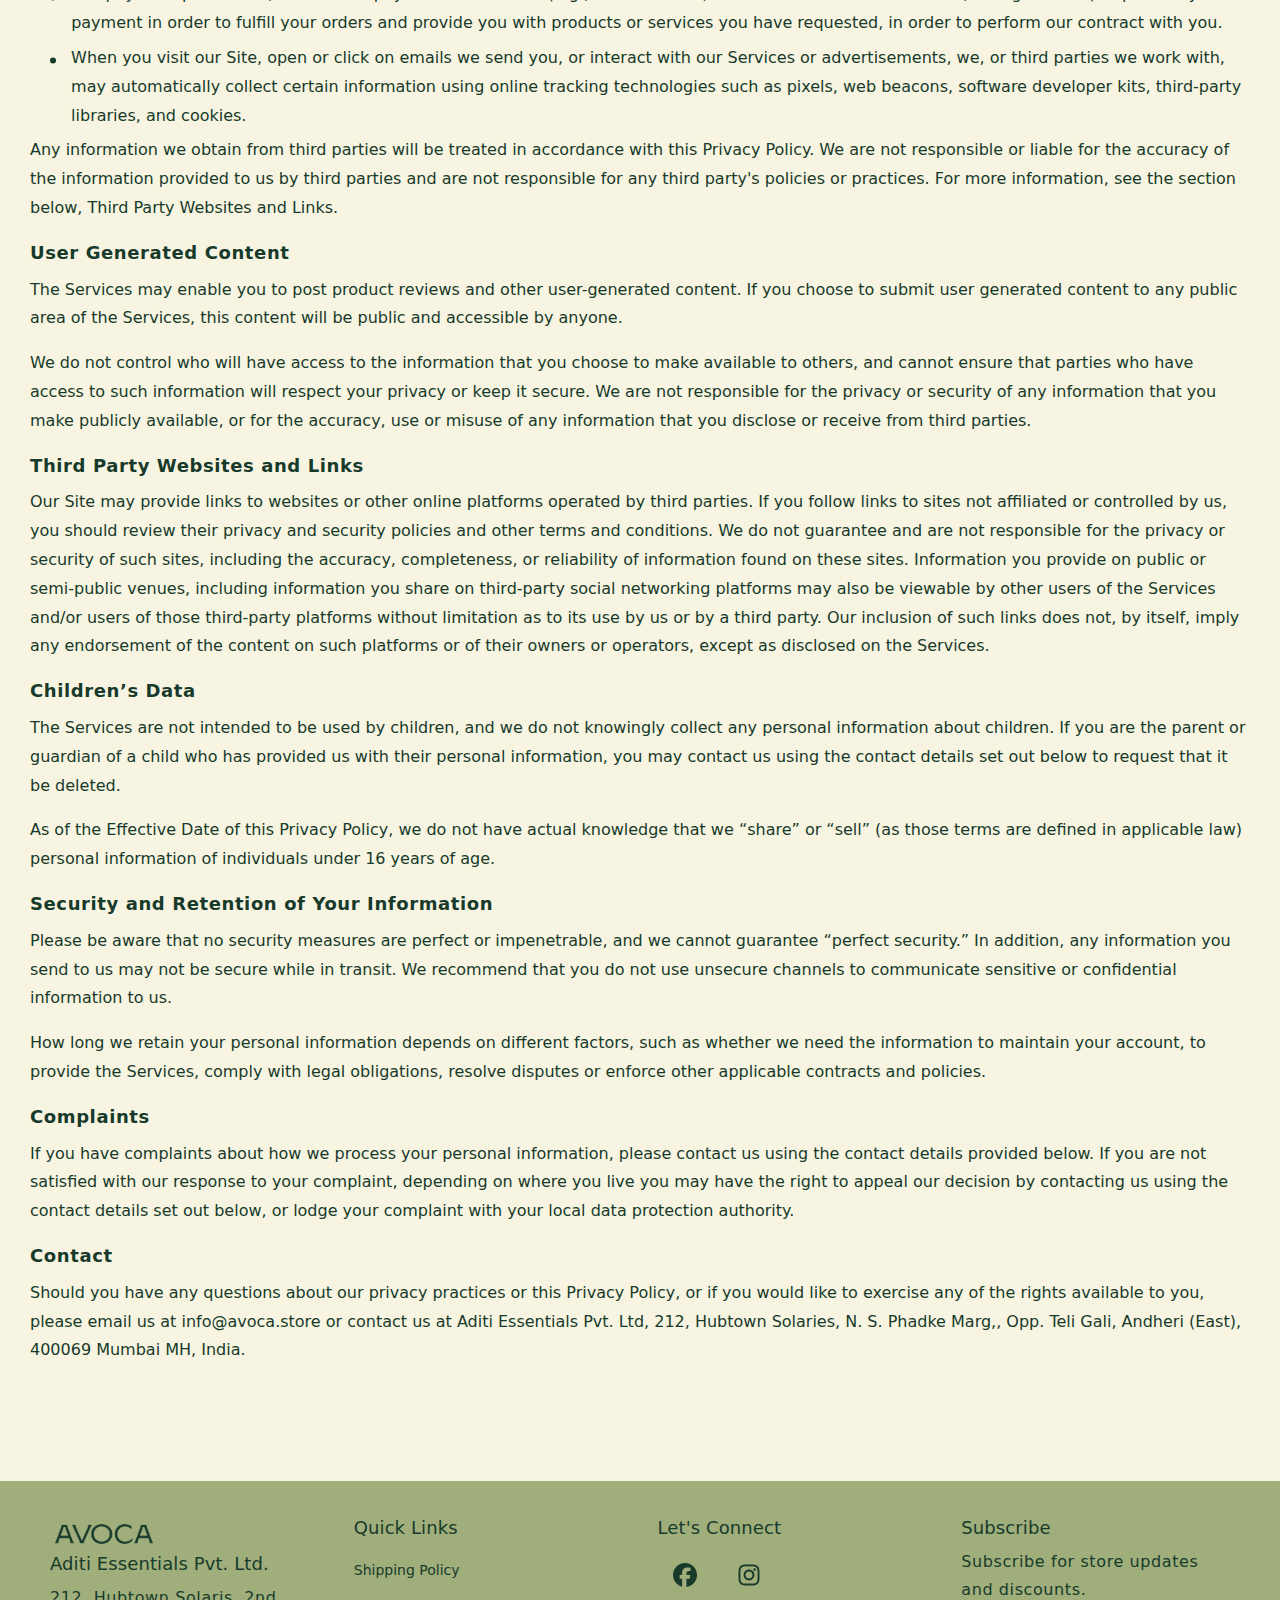
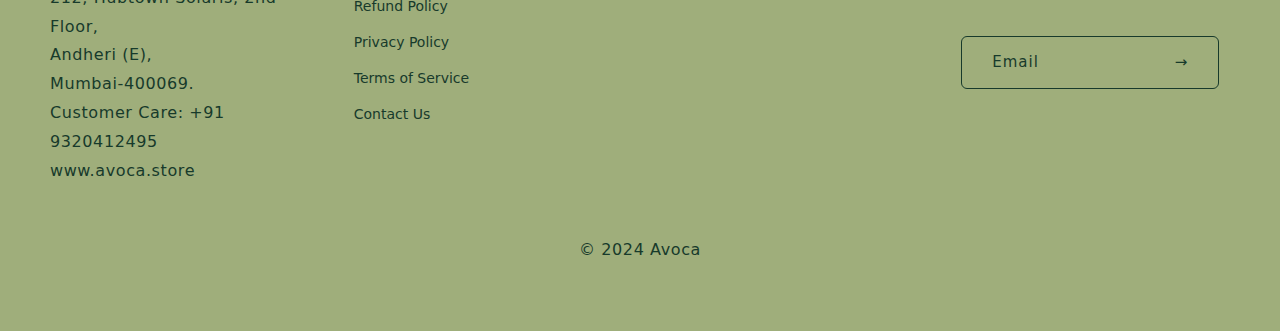
<file: privacy.html>
<!DOCTYPE html>
<html lang="en">
  <head>
    <meta charset="UTF-8" />
    <meta name="viewport" content="width=device-width, initial-scale=1.0" />
    <link rel="preconnect" href="https://fonts.googleapis.com" />
    <link rel="preconnect" href="https://fonts.gstatic.com" crossorigin />
    <link
      href="https://fonts.googleapis.com/css2?family=Convergence&display=swap"
      rel="stylesheet"
    />
    <link rel="stylesheet" href="style.css" />
    <link
      href="https://cdn.jsdelivr.net/npm/bootstrap@5.3.3/dist/css/bootstrap.min.css"
      rel="stylesheet"
      integrity="sha384-QWTKZyjpPEjISv5WaRU9OFeRpok6YctnYmDr5pNlyT2bRjXh0JMhjY6hW+ALEwIH"
      crossorigin="anonymous"
    />
    <title>Privacy Policy</title>
  </head>
  <body>
    <div class="marquee">
      <div class="marquee__group">
        <span>Great news! As promised, we now ship all over India!</span>
        <span>Great news! As promised, we now ship all over India!</span>
        <span>Great news! As promised, we now ship all over India!</span>
        <span>Great news! As promised, we now ship all over India!</span>
        <span>Great news! As promised, we now ship all over India!</span>
        <span>Great news! As promised, we now ship all over India!</span>
        <span>Great news! As promised, we now ship all over India!</span>
        <span>Great news! As promised, we now ship all over India!</span>
        <span>Great news! As promised, we now ship all over India!</span>
        <span>Great news! As promised, we now ship all over India!</span>
      </div>
      <div class="marquee__group" aria-hidden="true">
        <span>Great news! As promised, we now ship all over India!</span>
        <span>Great news! As promised, we now ship all over India!</span>
        <span>Great news! As promised, we now ship all over India!</span>
        <span>Great ne ws! As promised, we now ship all over India!</span>
        <span>Great news! As promised, we now ship all over India!</span>
        <span>Great news! As promised, we now ship all over India!</span>
        <span>Great news! As promised, we now ship all over India!</span>
        <span>Great news! As promised, we now ship all over India!</span>
        <span>Great news! As promised, we now ship all over India!</span>
        <span>Great news! As promised, we now ship all over India!</span>
      </div>
    </div>

    <nav class="navbar navbar-expand-lg bg-body-danger mobile-nav">
      <div class="mobile-hero-div container-fluid">
        <a class="img-container navbar-brand" href="index.html"
          ><img src="/images/avoca-img01.png" alt=""
        /></a>
        <button
          class="button-div navbar-toggler"
          type="button"
          data-bs-toggle="collapse"
          data-bs-target="#navbarNav"
          aria-controls="navbarNav"
          aria-expanded="false"
          aria-label="Toggle navigation"
        >
          <div class="button-down toggler">
            <svg
              xmlns="http://www.w3.org/2000/svg"
              height="20"
              width="17.5"
              viewBox="0 0 448 512"
            >
              <!--!Font Awesome Free 6.6.0 by @fontawesome - https://fontawesome.com License - https://fontawesome.com/license/free Copyright 2024 Fonticons, Inc.-->
              <path
                fill="#ffffff"
                d="M0 96C0 78.3 14.3 64 32 64l384 0c17.7 0 32 14.3 32 32s-14.3 32-32 32L32 128C14.3 128 0 113.7 0 96zM0 256c0-17.7 14.3-32 32-32l384 0c17.7 0 32 14.3 32 32s-14.3 32-32 32L32 288c-17.7 0-32-14.3-32-32zM448 416c0 17.7-14.3 32-32 32L32 448c-17.7 0-32-14.3-32-32s14.3-32 32-32l384 0c17.7 0 32 14.3 32 32z"
              />
            </svg>
          </div>
        </button>
        <div class="collapse navbar-collapse" id="navbarNav">
          <ul class="navbar-nav">
            <li class="nav-item">
              <a href="buy-now.html" class="mobile-buy"><h1>Buy Now</h1></a>
            </li>
          </ul>
        </div>
      </div>
    </nav>

    <section>
      <div id="shipping-content">
        <h1>Privacy policy</h1>
        <p>Last updated: May 2024</p>
        <p>
          This Privacy Policy describes how Avoca (the "Site", "we", "us", or
          "our") collects, uses, and discloses your personal information when
          you visit, use our services, or make a purchase from www.avoca.store
          (the "Site") or otherwise communicate with us (collectively, the
          "Services"). For purposes of this Privacy Policy, "you" and "your"
          means you as the user of the Services, whether you are a customer,
          website visitor, or another individual whose information we have
          collected pursuant to this Privacy Policy.
        </p>
        <p>
          Please read this Privacy Policy carefully. By using and accessing any
          of the Services, you agree to the collection, use, and disclosure of
          your information as described in this Privacy Policy. If you do not
          agree to this Privacy Policy, please do not use or access any of the
          Services.
        </p>
        <h2>Changes to This Privacy Policy</h2>
        <p>
          We may update this Privacy Policy from time to time, including to
          reflect changes to our practices or for other operational, legal, or
          regulatory reasons. We will post the revised Privacy Policy on the
          Site, update the "Last updated" date and take any other steps required
          by applicable law.
        </p>
        <h2>How We Collect and Use Your Personal Information</h2>
        <p>
          To provide the Services, we collect and have collected over the past
          12 months personal information about you from a variety of sources, as
          set out below. The information that we collect, and use varies
          depending on how you interact with us.
        </p>
        <p>
          In addition to the specific uses set out below, we may use information
          we collect about you to communicate with you, provide the Services,
          comply with any applicable legal obligations, enforce any applicable
          terms of service, and to protect or defend the Services, our rights,
          and the rights of our users or others.
        </p>
        <h2>What Personal Information We Collect</h2>
        <p>
          The types of personal information we obtain about you depends on how
          you interact with our Site and use our Services. When we use the term
          "personal information", we are referring to information that
          identifies, relates to, describes or can be associated with you. The
          following sections describe the categories and specific types of
          personal information we collect.
        </p>
        <h2>Information We Collect Directly from You</h2>
        <p>
          Information that you directly submit to us through our Services may
          include:
        </p>
        <div class="information">
          <svg
            class="dot first-dot"
            xmlns="http://www.w3.org/2000/svg"
            height="7"
            width="7"
            viewBox="0 0 512 512"
          >
            <path
              fill="#173a2b"
              d="M256 512A256 256 0 1 0 256 0a256 256 0 1 0 0 512z"
            />
          </svg>
          <p>
            Basic contact details including your name, address, phone number,
            email.
          </p>
        </div>
        <div class="information">
          <svg
            class="dot second-dot"
            xmlns="http://www.w3.org/2000/svg"
            height="7"
            width="7"
            viewBox="0 0 512 512"
          >
            <path
              fill="#173a2b"
              d="M256 512A256 256 0 1 0 256 0a256 256 0 1 0 0 512z"
            />
          </svg>
          <p>
            Order information including your name, billing address, shipping
            address, payment confirmation, email address, phone number.
          </p>
        </div>
        <div class="information">
          <svg
            class="dot third-dot"
            xmlns="http://www.w3.org/2000/svg"
            height="7"
            width="7"
            viewBox="0 0 512 512"
          >
            <path
              fill="#173a2b"
              d="M256 512A256 256 0 1 0 256 0a256 256 0 1 0 0 512z"
            />
          </svg>
          <p>
            Account information including your username, password, security
            questions.
          </p>
        </div>
        <div class="information">
          <svg
            class="dot forth-dot"
            xmlns="http://www.w3.org/2000/svg"
            height="7"
            width="7"
            viewBox="0 0 512 512"
          >
            <path
              fill="#173a2b"
              d="M256 512A256 256 0 1 0 256 0a256 256 0 1 0 0 512z"
            />
          </svg>
          <p>
            Shopping information including the items you view, put in your cart
            or add to your wishlist.
          </p>
        </div>
        <div class="information">
          <svg
            class="dot last-dot"
            xmlns="http://www.w3.org/2000/svg"
            height="7"
            width="7"
            viewBox="0 0 512 512"
          >
            <path
              fill="#173a2b"
              d="M256 512A256 256 0 1 0 256 0a256 256 0 1 0 0 512z"
            />
          </svg>
          <p>
            Customer support information including the information you choose to
            include in communications with us, for example, when sending a
            message through the Services.
          </p>
        </div>
        <p>
          Some features of the Services may require you to directly provide us
          with certain information about yourself. You may elect not to provide
          this information, but doing so may prevent you from using or accessing
          these features.
        </p>
        <h2>Information We Collect through Cookies</h2>
        <p>
          We also automatically collect certain information about your
          interaction with the Services ("Usage Data"). To do this, we may use
          cookies, pixels and similar technologies ("Cookies"). Usage Data may
          include information about how you access and use our Site and your
          account, including device information, browser information,
          information about your network connection, your IP address and other
          information regarding your interaction with the Services.
        </p>
        <h2>Information We Obtain from Third Parties</h2>
        <p>
          Finally, we may obtain information about you from third parties,
          including from vendors and service providers who may collect
          information on our behalf, such as:
        </p>
        <div class="information">
          <svg
            class="dot first-party"
            xmlns="http://www.w3.org/2000/svg"
            height="7"
            width="7"
            viewBox="0 0 512 512"
          >
            <path
              fill="#173a2b"
              d="M256 512A256 256 0 1 0 256 0a256 256 0 1 0 0 512z"
            />
          </svg>
          <p>Companies who support our Site and Services, such as Shopify.</p>
        </div>
        <div class="information">
          <svg
            class="dot second-party"
            xmlns="http://www.w3.org/2000/svg"
            height="7"
            width="7"
            viewBox="0 0 512 512"
          >
            <path
              fill="#173a2b"
              d="M256 512A256 256 0 1 0 256 0a256 256 0 1 0 0 512z"
            />
          </svg>
          <p>
            Our payment processors, who collect payment information (e.g., bank
            account, credit or debit card information, billing address) to
            process your payment in order to fulfill your orders and provide you
            with products or services you have requested, in order to perform
            our contract with you.
          </p>
        </div>
        <div class="information">
          <svg
            class="dot last-party"
            xmlns="http://www.w3.org/2000/svg"
            height="7"
            width="7"
            viewBox="0 0 512 512"
          >
            <path
              fill="#173a2b"
              d="M256 512A256 256 0 1 0 256 0a256 256 0 1 0 0 512z"
            />
          </svg>
          <p>
            When you visit our Site, open or click on emails we send you, or
            interact with our Services or advertisements, we, or third parties
            we work with, may automatically collect certain information using
            online tracking technologies such as pixels, web beacons, software
            developer kits, third-party libraries, and cookies.
          </p>
        </div>
        <p>
          Any information we obtain from third parties will be treated in
          accordance with this Privacy Policy. We are not responsible or liable
          for the accuracy of the information provided to us by third parties
          and are not responsible for any third party's policies or practices.
          For more information, see the section below, Third Party Websites and
          Links.
        </p>
        <h2>User Generated Content</h2>
        <p>
          The Services may enable you to post product reviews and other
          user-generated content. If you choose to submit user generated content
          to any public area of the Services, this content will be public and
          accessible by anyone.
        </p>
        <p>
          We do not control who will have access to the information that you
          choose to make available to others, and cannot ensure that parties who
          have access to such information will respect your privacy or keep it
          secure. We are not responsible for the privacy or security of any
          information that you make publicly available, or for the accuracy, use
          or misuse of any information that you disclose or receive from third
          parties.
        </p>
        <h2>Third Party Websites and Links</h2>
        <p>
          Our Site may provide links to websites or other online platforms
          operated by third parties. If you follow links to sites not affiliated
          or controlled by us, you should review their privacy and security
          policies and other terms and conditions. We do not guarantee and are
          not responsible for the privacy or security of such sites, including
          the accuracy, completeness, or reliability of information found on
          these sites. Information you provide on public or semi-public venues,
          including information you share on third-party social networking
          platforms may also be viewable by other users of the Services and/or
          users of those third-party platforms without limitation as to its use
          by us or by a third party. Our inclusion of such links does not, by
          itself, imply any endorsement of the content on such platforms or of
          their owners or operators, except as disclosed on the Services.
        </p>
        <h2>Children’s Data</h2>
        <p>
          The Services are not intended to be used by children, and we do not
          knowingly collect any personal information about children. If you are
          the parent or guardian of a child who has provided us with their
          personal information, you may contact us using the contact details set
          out below to request that it be deleted.
        </p>
        <p>
          As of the Effective Date of this Privacy Policy, we do not have actual
          knowledge that we “share” or “sell” (as those terms are defined in
          applicable law) personal information of individuals under 16 years of
          age.
        </p>
        <h2>Security and Retention of Your Information</h2>
        <p>
          Please be aware that no security measures are perfect or impenetrable,
          and we cannot guarantee “perfect security.” In addition, any
          information you send to us may not be secure while in transit. We
          recommend that you do not use unsecure channels to communicate
          sensitive or confidential information to us.
        </p>
        <p>
          How long we retain your personal information depends on different
          factors, such as whether we need the information to maintain your
          account, to provide the Services, comply with legal obligations,
          resolve disputes or enforce other applicable contracts and policies.
        </p>
        <h2>Complaints</h2>
        <p>
          If you have complaints about how we process your personal information,
          please contact us using the contact details provided below. If you are
          not satisfied with our response to your complaint, depending on where
          you live you may have the right to appeal our decision by contacting
          us using the contact details set out below, or lodge your complaint
          with your local data protection authority.
        </p>
        <h2>Contact</h2>
        <p>
          Should you have any questions about our privacy practices or this
          Privacy Policy, or if you would like to exercise any of the rights
          available to you, please email us at info@avoca.store or contact us at
          Aditi Essentials Pvt. Ltd, 212, Hubtown Solaries, N. S. Phadke Marg,,
          Opp. Teli Gali, Andheri (East), 400069 Mumbai MH, India.
        </p>
      </div>
    </section>

    <footer>
      <div id="footer-div">
        <div>
          <a href="index.html">
            <img src="/images/footer-logo.png" class="footer-logo"
          /></a>
          <h1>Aditi Essentials Pvt. Ltd.</h1>
          <div>
            <p>
              212, Hubtown Solaris, 2nd Floor, <br />Andheri (E),<br />
              Mumbai-400069. <br />Customer Care: +91 9320412495 <br />
              <a href="">www.avoca.store</a>
            </p>
          </div>
        </div>
        <div>
          <h1>Quick Links</h1>
          <div class="quicklink">
            <a href="shipping.html">Shipping Policy</a>
            <a href="Refund.html">Refund Policy</a>
            <a href="privacy.html">Privacy Policy</a>
            <a href="service.html">Terms of Service</a>
            <a href="contact.html">Contact Us</a>
          </div>
        </div>
        <div>
          <h1>Let's Connect</h1>
          <div class="socila-media">
            <svg
              xmlns="http://www.w3.org/2000/svg"
              height="24"
              width="24"
              viewBox="0 0 512 512"
            >
              <path
                fill="#173a2b"
                d="M512 256C512 114.6 397.4 0 256 0S0 114.6 0 256C0 376 82.7 476.8 194.2 504.5V334.2H141.4V256h52.8V222.3c0-87.1 39.4-127.5 125-127.5c16.2 0 44.2 3.2 55.7 6.4V172c-6-.6-16.5-1-29.6-1c-42 0-58.2 15.9-58.2 57.2V256h83.6l-14.4 78.2H287V510.1C413.8 494.8 512 386.9 512 256h0z"
              />
            </svg>
            <svg
              xmlns="http://www.w3.org/2000/svg"
              height="24"
              width="24"
              viewBox="0 0 448 512"
            >
              <path
                fill="#173a2b"
                d="M224.1 141c-63.6 0-114.9 51.3-114.9 114.9s51.3 114.9 114.9 114.9S339 319.5 339 255.9 287.7 141 224.1 141zm0 189.6c-41.1 0-74.7-33.5-74.7-74.7s33.5-74.7 74.7-74.7 74.7 33.5 74.7 74.7-33.6 74.7-74.7 74.7zm146.4-194.3c0 14.9-12 26.8-26.8 26.8-14.9 0-26.8-12-26.8-26.8s12-26.8 26.8-26.8 26.8 12 26.8 26.8zm76.1 27.2c-1.7-35.9-9.9-67.7-36.2-93.9-26.2-26.2-58-34.4-93.9-36.2-37-2.1-147.9-2.1-184.9 0-35.8 1.7-67.6 9.9-93.9 36.1s-34.4 58-36.2 93.9c-2.1 37-2.1 147.9 0 184.9 1.7 35.9 9.9 67.7 36.2 93.9s58 34.4 93.9 36.2c37 2.1 147.9 2.1 184.9 0 35.9-1.7 67.7-9.9 93.9-36.2 26.2-26.2 34.4-58 36.2-93.9 2.1-37 2.1-147.8 0-184.8zM398.8 388c-7.8 19.6-22.9 34.7-42.6 42.6-29.5 11.7-99.5 9-132.1 9s-102.7 2.6-132.1-9c-19.6-7.8-34.7-22.9-42.6-42.6-11.7-29.5-9-99.5-9-132.1s-2.6-102.7 9-132.1c7.8-19.6 22.9-34.7 42.6-42.6 29.5-11.7 99.5-9 132.1-9s102.7-2.6 132.1 9c19.6 7.8 34.7 22.9 42.6 42.6 11.7 29.5 9 99.5 9 132.1s2.7 102.7-9 132.1z"
              />
            </svg>
          </div>
        </div>
        <div>
          <h1>Subscribe</h1>
          <p>Subscribe for store updates and discounts.</p>
          <button class="footer-btn btn">
            Email <span style="margin-left: 130px">&#8594;</span>
          </button>
        </div>
      </div>

      <div id="copyright">
        <p>© 2024 <a href="/" title="">Avoca</a></p>
      </div>
    </footer>
    <script
    src="https://cdn.jsdelivr.net/npm/bootstrap@5.3.3/dist/js/bootstrap.bundle.min.js"
    integrity="sha384-YvpcrYf0tY3lHB60NNkmXc5s9fDVZLESaAA55NDzOxhy9GkcIdslK1eN7N6jIeHz"
    crossorigin="anonymous"
  ></script>

    <script>
      // JavaScript for the FAQ toggle functionality
      document.addEventListener("DOMContentLoaded", function () {
        const questions = document.querySelectorAll(".question");

        questions.forEach(function (question) {
          const title = question.querySelector(".question-title");

          title.addEventListener("click", function () {
            // Toggle the 'active' class on the parent question div
            question.classList.toggle("active");
          });
        });
      });
    </script>
    <!-- <script src="index.js"></script> -->
    <script type="module" src="index.js"></script>
  </body>
</html>
</file>
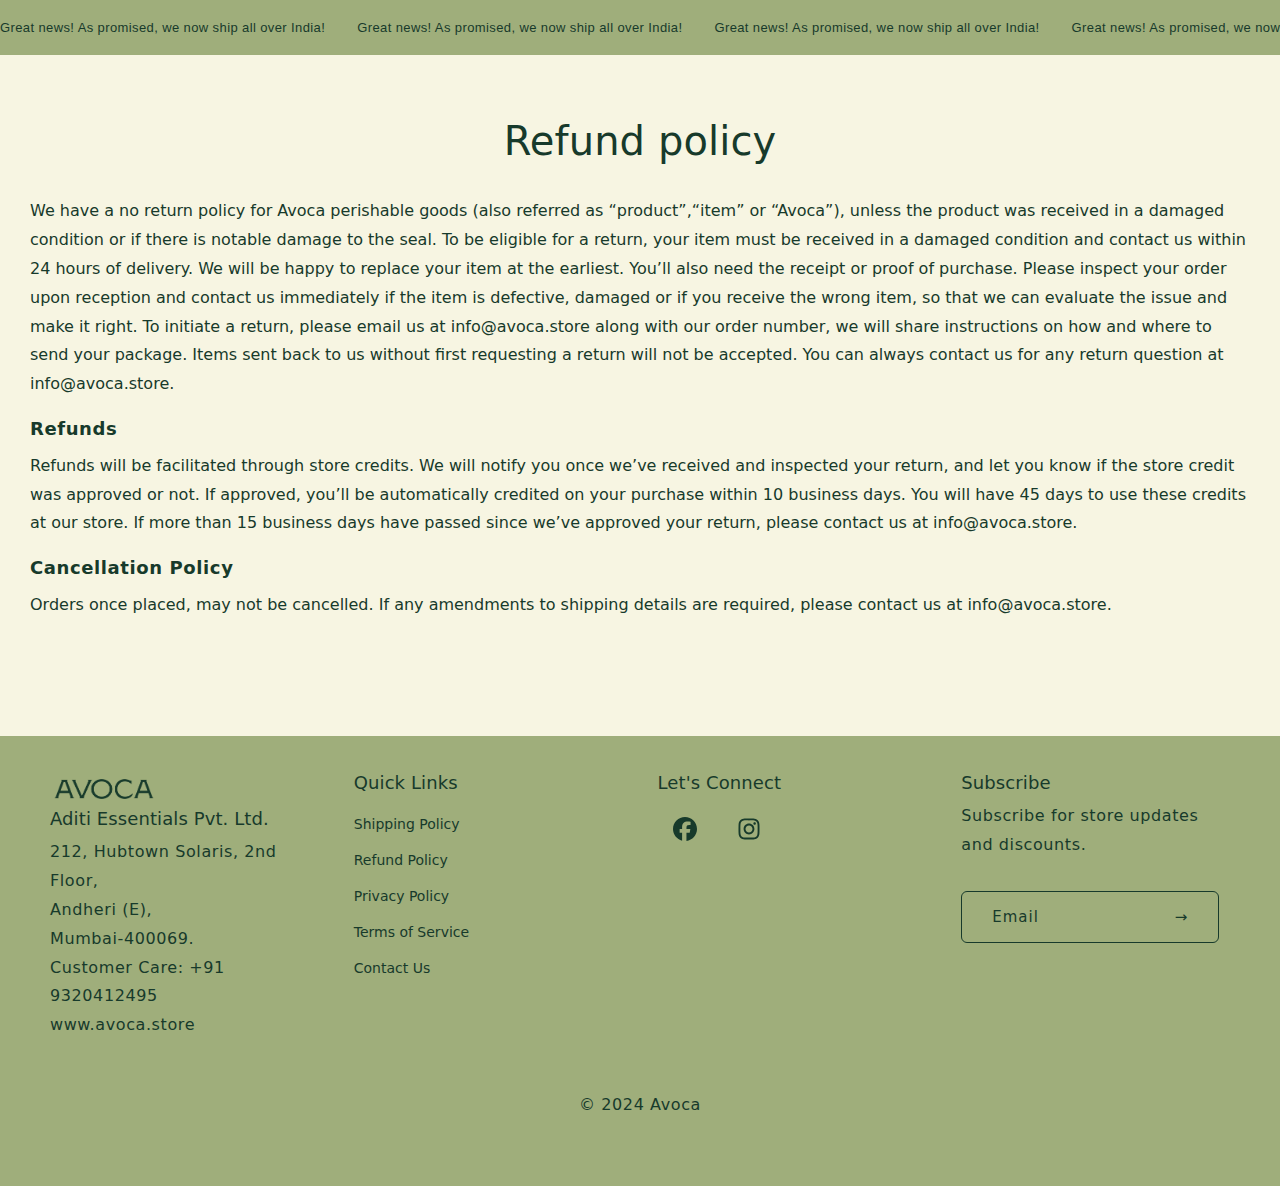
<file: Refund.html>
<!DOCTYPE html>
<html lang="en">
  <head>
    <meta charset="UTF-8" />
    <meta name="viewport" content="width=device-width, initial-scale=1.0" />
    <link rel="preconnect" href="https://fonts.googleapis.com" />
    <link rel="preconnect" href="https://fonts.gstatic.com" crossorigin />
    <link
      href="https://fonts.googleapis.com/css2?family=Convergence&display=swap"
      rel="stylesheet"
    />
    <link rel="stylesheet" href="style.css" />
    <link
      href="https://cdn.jsdelivr.net/npm/bootstrap@5.3.3/dist/css/bootstrap.min.css"
      rel="stylesheet"
      integrity="sha384-QWTKZyjpPEjISv5WaRU9OFeRpok6YctnYmDr5pNlyT2bRjXh0JMhjY6hW+ALEwIH"
      crossorigin="anonymous"
    />
    <title>Refund Policy</title>
  </head>
  <body>
    <div class="marquee">
      <div class="marquee__group">
        <span>Great news! As promised, we now ship all over India!</span>
        <span>Great news! As promised, we now ship all over India!</span>
        <span>Great news! As promised, we now ship all over India!</span>
        <span>Great news! As promised, we now ship all over India!</span>
        <span>Great news! As promised, we now ship all over India!</span>
        <span>Great news! As promised, we now ship all over India!</span>
        <span>Great news! As promised, we now ship all over India!</span>
        <span>Great news! As promised, we now ship all over India!</span>
        <span>Great news! As promised, we now ship all over India!</span>
        <span>Great news! As promised, we now ship all over India!</span>
      </div>
      <div class="marquee__group" aria-hidden="true">
        <span>Great news! As promised, we now ship all over India!</span>
        <span>Great news! As promised, we now ship all over India!</span>
        <span>Great news! As promised, we now ship all over India!</span>
        <span>Great ne ws! As promised, we now ship all over India!</span>
        <span>Great news! As promised, we now ship all over India!</span>
        <span>Great news! As promised, we now ship all over India!</span>
        <span>Great news! As promised, we now ship all over India!</span>
        <span>Great news! As promised, we now ship all over India!</span>
        <span>Great news! As promised, we now ship all over India!</span>
        <span>Great news! As promised, we now ship all over India!</span>
      </div>
    </div>

    <nav class="navbar navbar-expand-lg bg-body-danger mobile-nav">
      <div class="mobile-hero-div container-fluid">
        <a class="img-container navbar-brand" href="index.html"
          ><img src="/images/avoca-img01.png" alt=""
        /></a>
        <button
          class="button-div navbar-toggler"
          type="button"
          data-bs-toggle="collapse"
          data-bs-target="#navbarNav"
          aria-controls="navbarNav"
          aria-expanded="false"
          aria-label="Toggle navigation"
        >
          <div class="button-down toggler">
            <svg
              xmlns="http://www.w3.org/2000/svg"
              height="20"
              width="17.5"
              viewBox="0 0 448 512"
            >
              <!--!Font Awesome Free 6.6.0 by @fontawesome - https://fontawesome.com License - https://fontawesome.com/license/free Copyright 2024 Fonticons, Inc.-->
              <path
                fill="#ffffff"
                d="M0 96C0 78.3 14.3 64 32 64l384 0c17.7 0 32 14.3 32 32s-14.3 32-32 32L32 128C14.3 128 0 113.7 0 96zM0 256c0-17.7 14.3-32 32-32l384 0c17.7 0 32 14.3 32 32s-14.3 32-32 32L32 288c-17.7 0-32-14.3-32-32zM448 416c0 17.7-14.3 32-32 32L32 448c-17.7 0-32-14.3-32-32s14.3-32 32-32l384 0c17.7 0 32 14.3 32 32z"
              />
            </svg>
          </div>
        </button>
        <div class="collapse navbar-collapse" id="navbarNav">
          <ul class="navbar-nav">
            <li class="nav-item">
              <a href="buy-now.html" class="mobile-buy"><h1>Buy Now</h1></a>
            </li>
          </ul>
        </div>
      </div>
    </nav>

    <section>
      <div id="shipping-content">
        <h1>Refund policy</h1>
        <p>
          We have a no return policy for Avoca perishable goods (also referred
          as “product”,“item” or “Avoca”), unless the product was received in a
          damaged condition or if there is notable damage to the seal. To be
          eligible for a return, your item must be received in a damaged
          condition and contact us within 24 hours of delivery. We will be happy
          to replace your item at the earliest. You’ll also need the receipt or
          proof of purchase. Please inspect your order upon reception and
          contact us immediately if the item is defective, damaged or if you
          receive the wrong item, so that we can evaluate the issue and make it
          right. To initiate a return, please email us at info@avoca.store along
          with our order number, we will share instructions on how and where to
          send your package. Items sent back to us without first requesting a
          return will not be accepted. You can always contact us for any return
          question at info@avoca.store.
        </p>
        <h2>Refunds</h2>
        <p>
          Refunds will be facilitated through store credits. We will notify you
          once we’ve received and inspected your return, and let you know if the
          store credit was approved or not. If approved, you’ll be automatically
          credited on your purchase within 10 business days. You will have 45
          days to use these credits at our store. If more than 15 business days
          have passed since we’ve approved your return, please contact us at
          info@avoca.store.
        </p>
        <h2>Cancellation Policy</h2>
        <p>
          Orders once placed, may not be cancelled. If any amendments to
          shipping details are required, please contact us at info@avoca.store.
        </p>
      </div>
    </section>

    <footer>
      <div id="footer-div">
        <div>
          <a href="index.html">
            <img src="/images/footer-logo.png" class="footer-logo"
          /></a>
          <h1>Aditi Essentials Pvt. Ltd.</h1>
          <div>
            <p>
              212, Hubtown Solaris, 2nd Floor, <br />Andheri (E),<br />
              Mumbai-400069. <br />Customer Care: +91 9320412495 <br />
              <a href="">www.avoca.store</a>
            </p>
          </div>
        </div>
        <div>
          <h1>Quick Links</h1>
          <div class="quicklink">
            <a href="shipping.html">Shipping Policy</a>
            <a href="Refund.html">Refund Policy</a>
            <a href="privacy.html">Privacy Policy</a>
            <a href="service.html">Terms of Service</a>
            <a href="contact.html">Contact Us</a>
          </div>
        </div>
        <div>
          <h1>Let's Connect</h1>
          <div class="socila-media">
            <svg
              xmlns="http://www.w3.org/2000/svg"
              height="24"
              width="24"
              viewBox="0 0 512 512"
            >
              <path
                fill="#173a2b"
                d="M512 256C512 114.6 397.4 0 256 0S0 114.6 0 256C0 376 82.7 476.8 194.2 504.5V334.2H141.4V256h52.8V222.3c0-87.1 39.4-127.5 125-127.5c16.2 0 44.2 3.2 55.7 6.4V172c-6-.6-16.5-1-29.6-1c-42 0-58.2 15.9-58.2 57.2V256h83.6l-14.4 78.2H287V510.1C413.8 494.8 512 386.9 512 256h0z"
              />
            </svg>
            <svg
              xmlns="http://www.w3.org/2000/svg"
              height="24"
              width="24"
              viewBox="0 0 448 512"
            >
              <path
                fill="#173a2b"
                d="M224.1 141c-63.6 0-114.9 51.3-114.9 114.9s51.3 114.9 114.9 114.9S339 319.5 339 255.9 287.7 141 224.1 141zm0 189.6c-41.1 0-74.7-33.5-74.7-74.7s33.5-74.7 74.7-74.7 74.7 33.5 74.7 74.7-33.6 74.7-74.7 74.7zm146.4-194.3c0 14.9-12 26.8-26.8 26.8-14.9 0-26.8-12-26.8-26.8s12-26.8 26.8-26.8 26.8 12 26.8 26.8zm76.1 27.2c-1.7-35.9-9.9-67.7-36.2-93.9-26.2-26.2-58-34.4-93.9-36.2-37-2.1-147.9-2.1-184.9 0-35.8 1.7-67.6 9.9-93.9 36.1s-34.4 58-36.2 93.9c-2.1 37-2.1 147.9 0 184.9 1.7 35.9 9.9 67.7 36.2 93.9s58 34.4 93.9 36.2c37 2.1 147.9 2.1 184.9 0 35.9-1.7 67.7-9.9 93.9-36.2 26.2-26.2 34.4-58 36.2-93.9 2.1-37 2.1-147.8 0-184.8zM398.8 388c-7.8 19.6-22.9 34.7-42.6 42.6-29.5 11.7-99.5 9-132.1 9s-102.7 2.6-132.1-9c-19.6-7.8-34.7-22.9-42.6-42.6-11.7-29.5-9-99.5-9-132.1s-2.6-102.7 9-132.1c7.8-19.6 22.9-34.7 42.6-42.6 29.5-11.7 99.5-9 132.1-9s102.7-2.6 132.1 9c19.6 7.8 34.7 22.9 42.6 42.6 11.7 29.5 9 99.5 9 132.1s2.7 102.7-9 132.1z"
              />
            </svg>
          </div>
        </div>
        <div>
          <h1>Subscribe</h1>
          <p>Subscribe for store updates and discounts.</p>
          <button class="footer-btn btn">
            Email <span style="margin-left: 130px">&#8594;</span>
          </button>
        </div>
      </div>

      <div id="copyright">
        <p>© 2024 <a href="/" title="">Avoca</a></p>
      </div>
    </footer>
    <script
    src="https://cdn.jsdelivr.net/npm/bootstrap@5.3.3/dist/js/bootstrap.bundle.min.js"
    integrity="sha384-YvpcrYf0tY3lHB60NNkmXc5s9fDVZLESaAA55NDzOxhy9GkcIdslK1eN7N6jIeHz"
    crossorigin="anonymous"
  ></script>

    <script>
      // JavaScript for the FAQ toggle functionality
      document.addEventListener("DOMContentLoaded", function () {
        const questions = document.querySelectorAll(".question");

        questions.forEach(function (question) {
          const title = question.querySelector(".question-title");

          title.addEventListener("click", function () {
            // Toggle the 'active' class on the parent question div
            question.classList.toggle("active");
          });
        });
      });
    </script>
    <!-- <script src="index.js"></script> -->
    <script type="module" src="index.js"></script>
  </body>
</html>
</file>
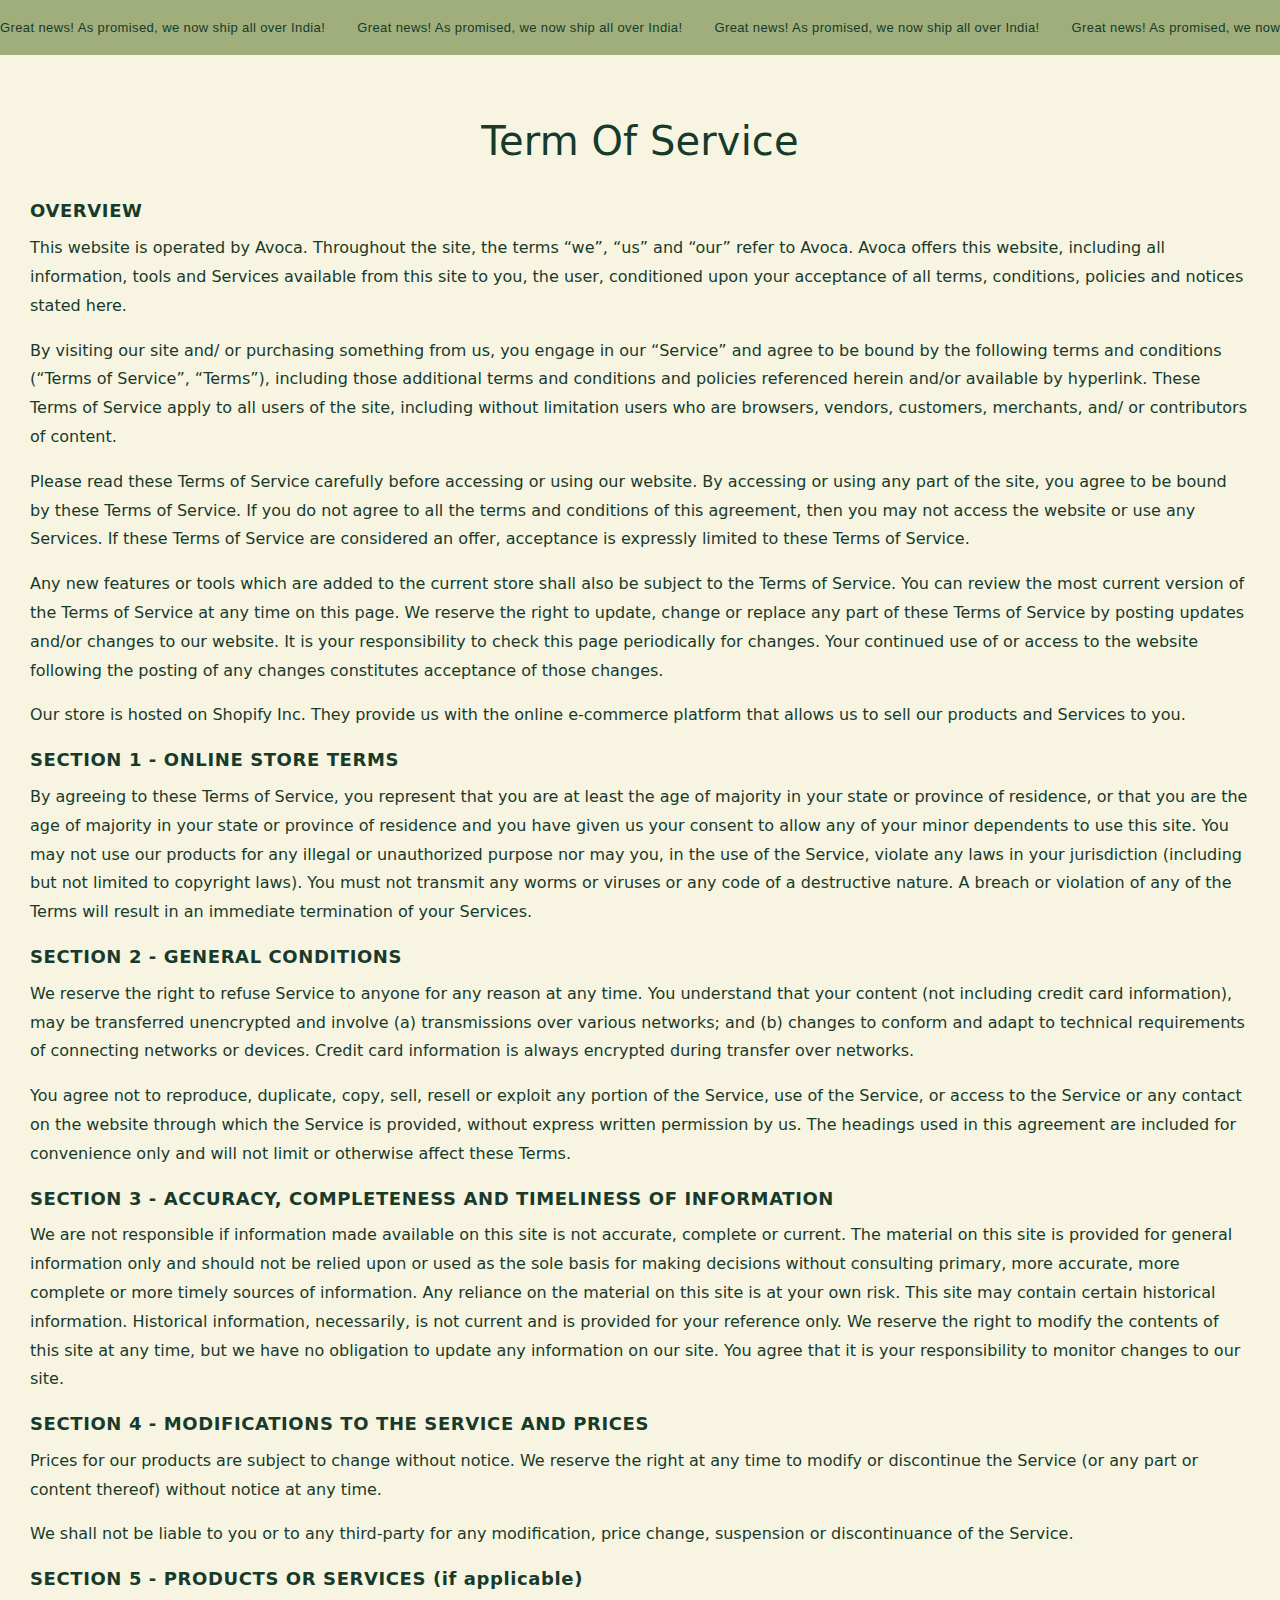
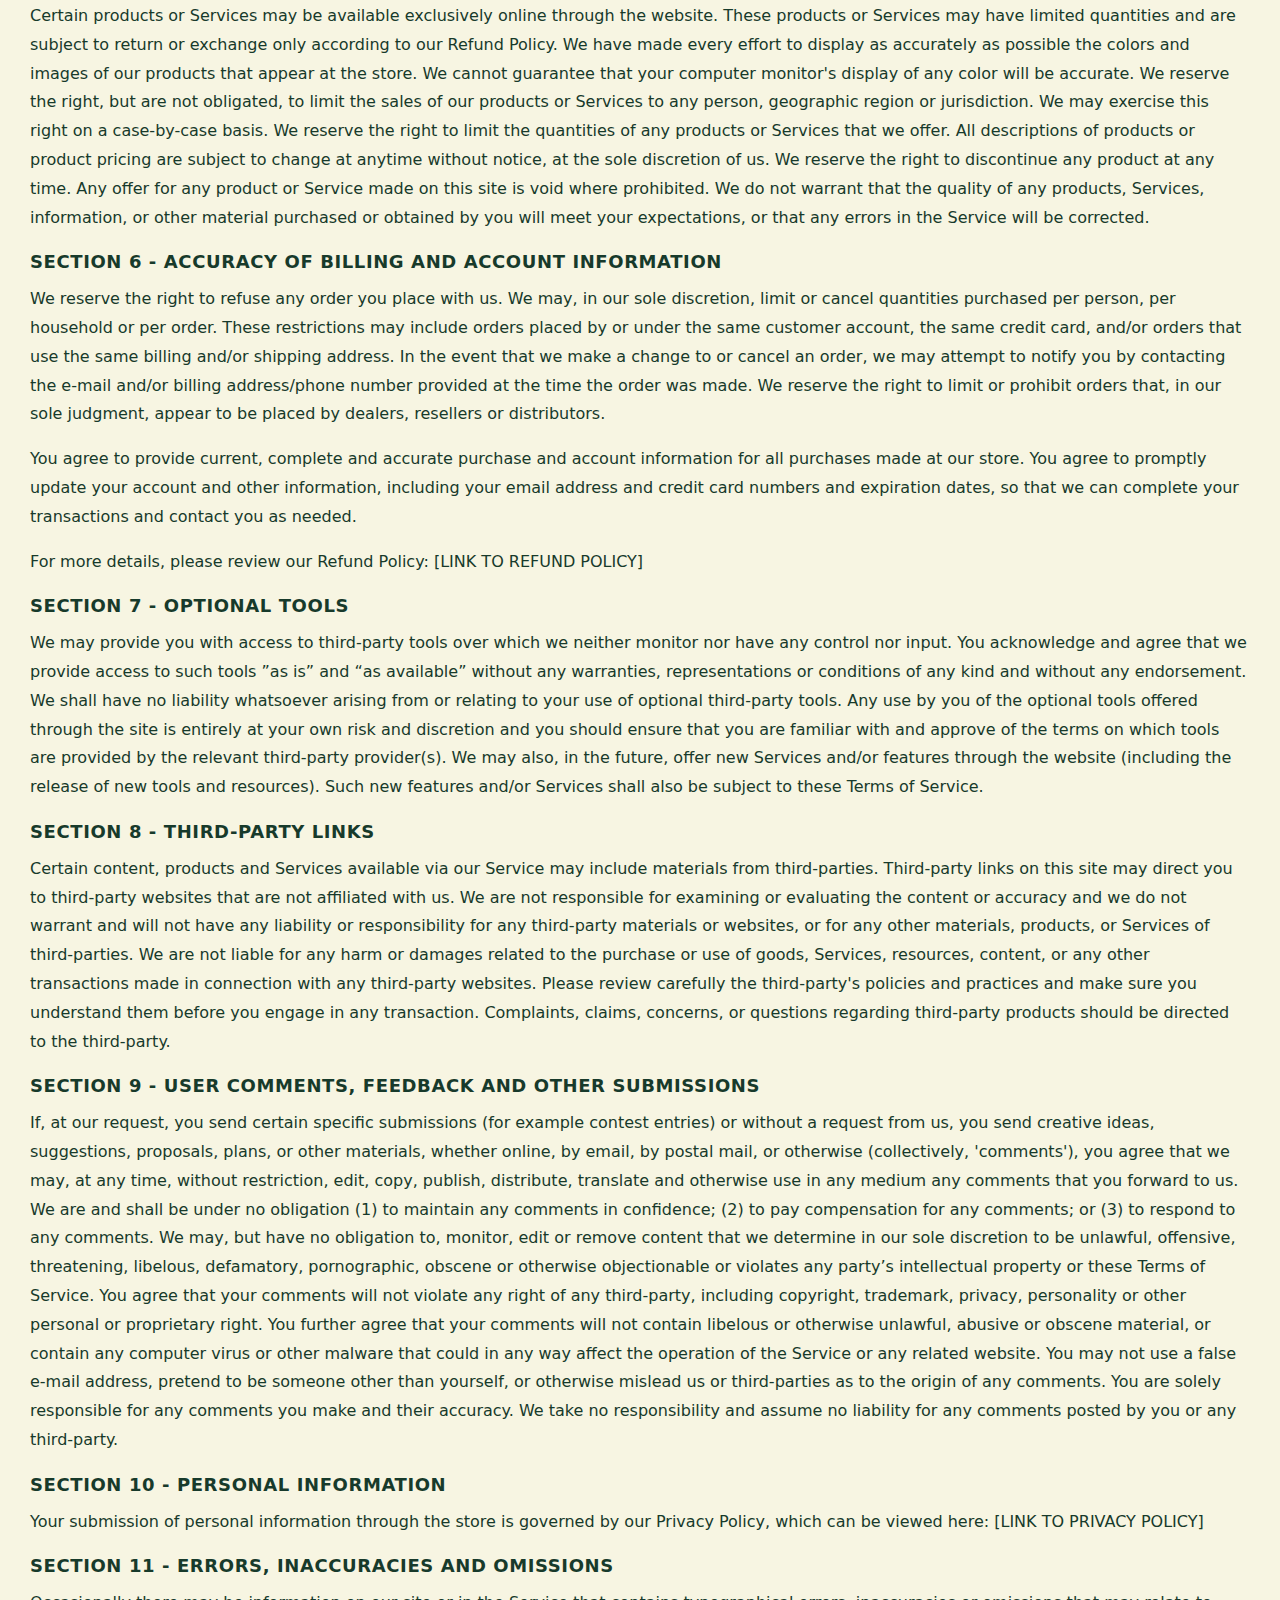
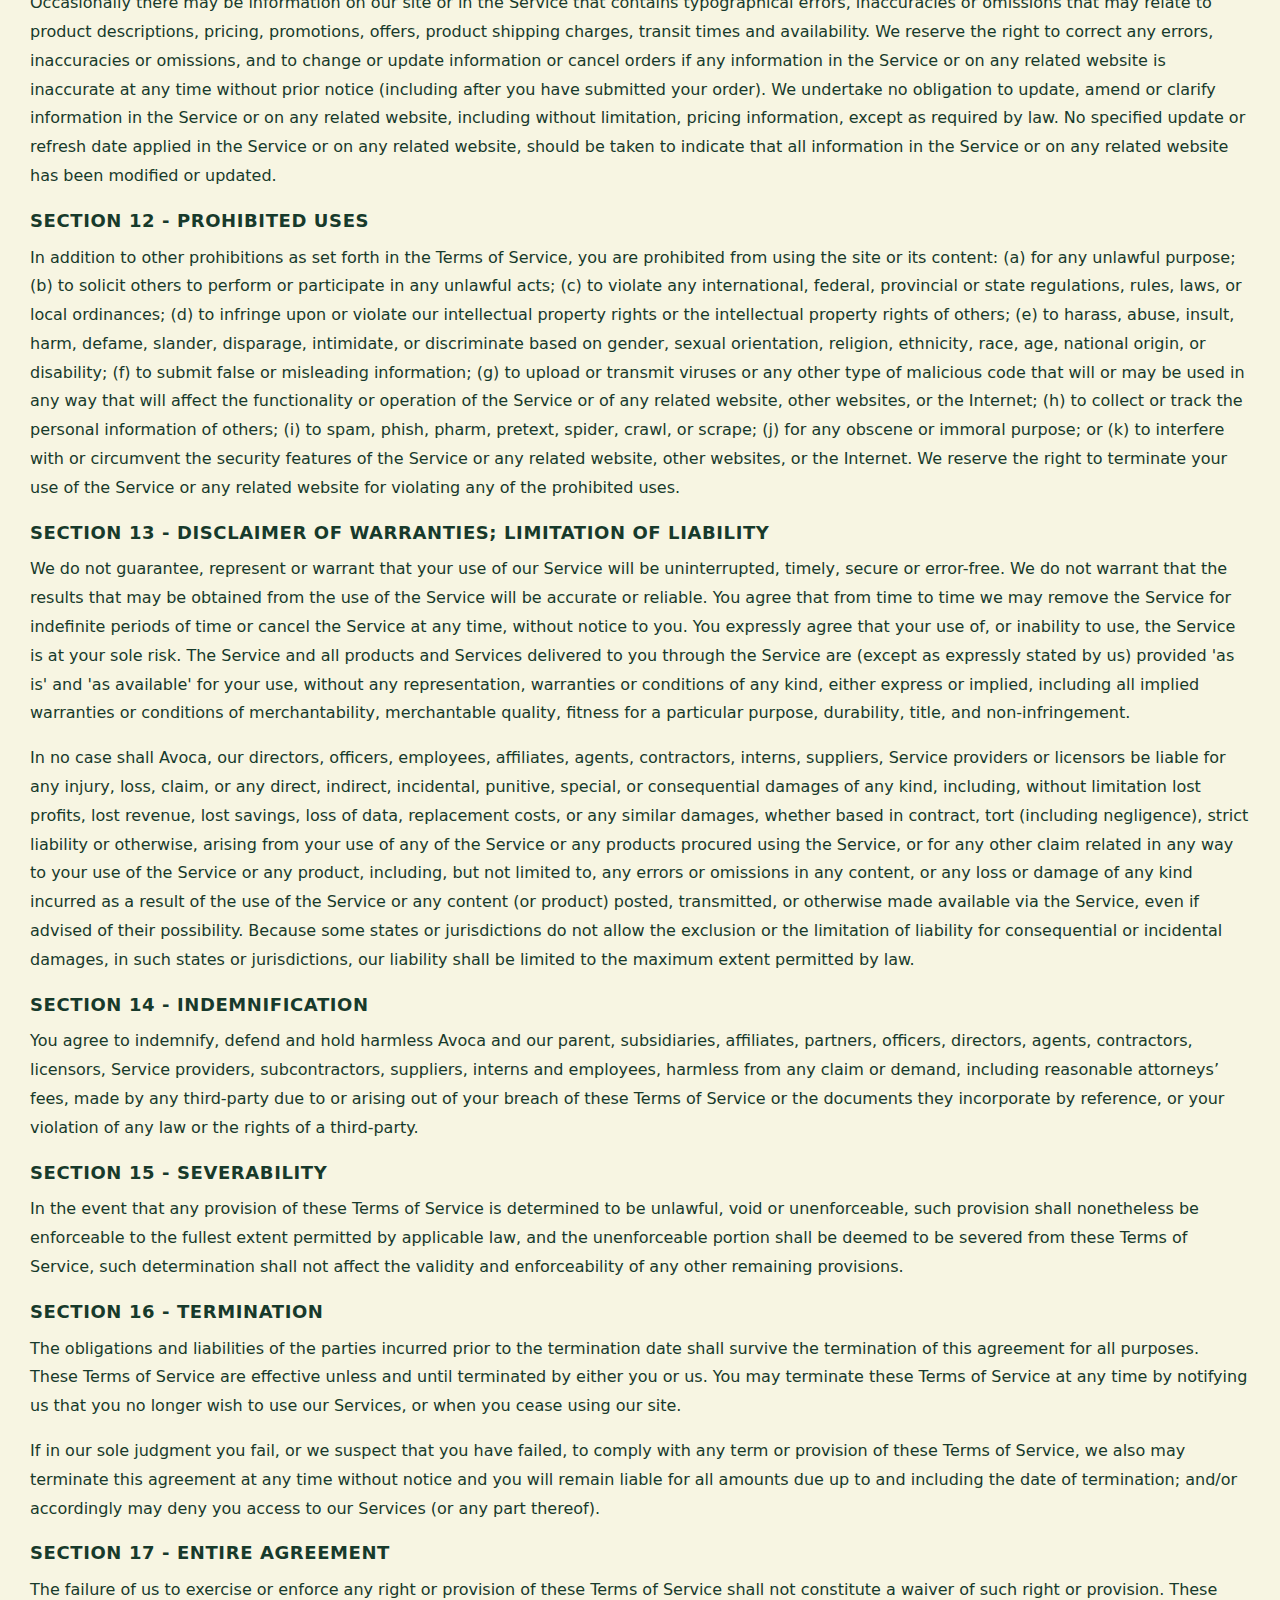
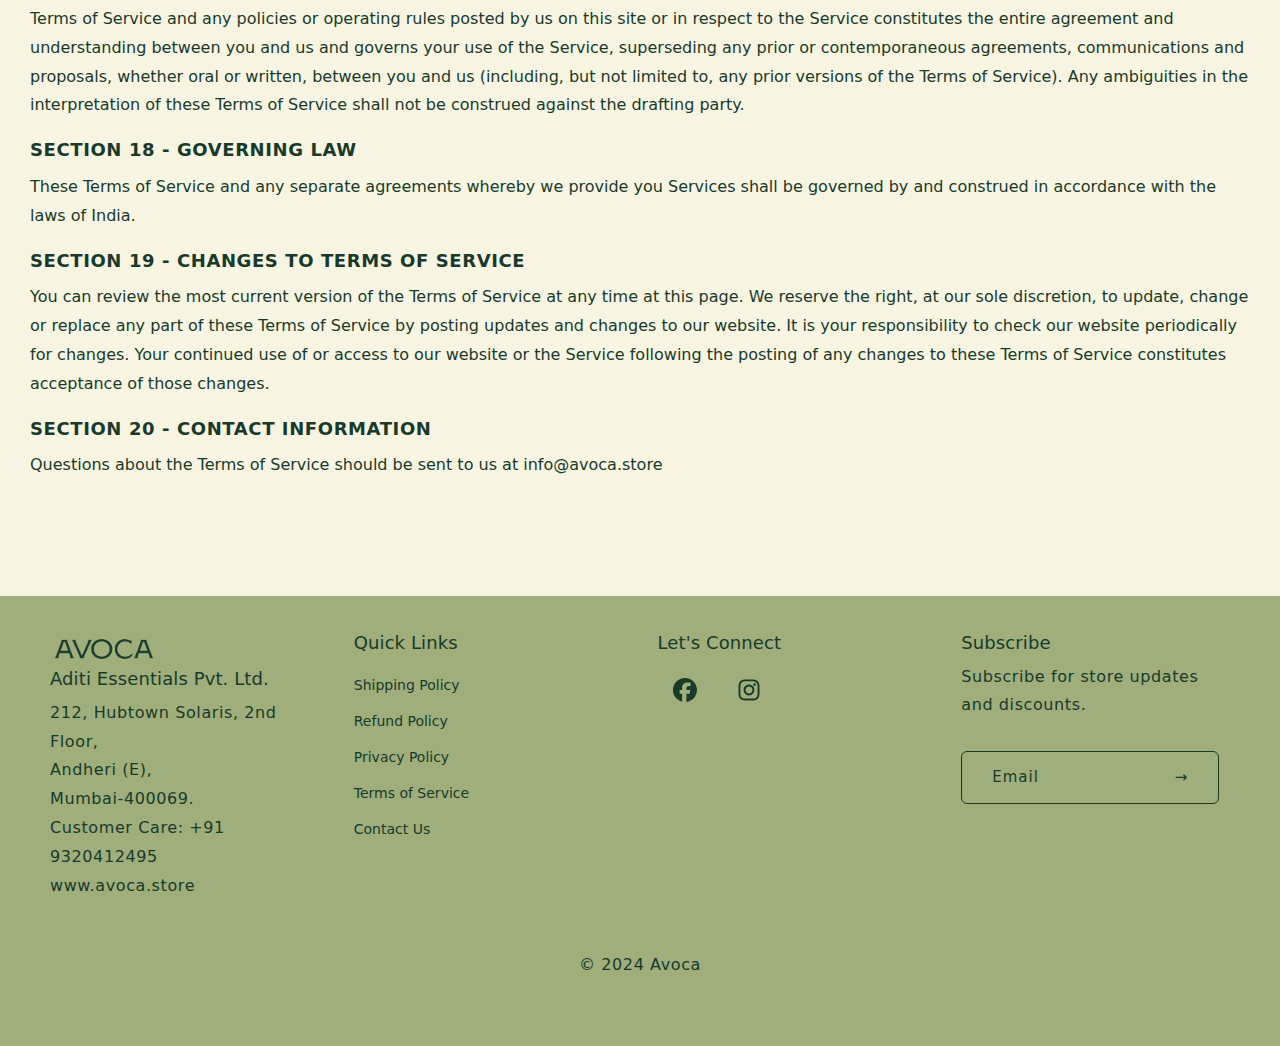
<file: service.html>
<!DOCTYPE html>
<html lang="en">
  <head>
    <meta charset="UTF-8" />
    <meta name="viewport" content="width=device-width, initial-scale=1.0" />
    <link rel="preconnect" href="https://fonts.googleapis.com" />
    <link rel="preconnect" href="https://fonts.gstatic.com" crossorigin />
    <link
      href="https://fonts.googleapis.com/css2?family=Convergence&display=swap"
      rel="stylesheet"
    />
    <link rel="stylesheet" href="style.css" />
    <link
      href="https://cdn.jsdelivr.net/npm/bootstrap@5.3.3/dist/css/bootstrap.min.css"
      rel="stylesheet"
      integrity="sha384-QWTKZyjpPEjISv5WaRU9OFeRpok6YctnYmDr5pNlyT2bRjXh0JMhjY6hW+ALEwIH"
      crossorigin="anonymous"
    />
    <title>Term Of Service</title>
  </head>
  <body>
    <div class="marquee">
      <div class="marquee__group">
        <span>Great news! As promised, we now ship all over India!</span>
        <span>Great news! As promised, we now ship all over India!</span>
        <span>Great news! As promised, we now ship all over India!</span>
        <span>Great news! As promised, we now ship all over India!</span>
        <span>Great news! As promised, we now ship all over India!</span>
        <span>Great news! As promised, we now ship all over India!</span>
        <span>Great news! As promised, we now ship all over India!</span>
        <span>Great news! As promised, we now ship all over India!</span>
        <span>Great news! As promised, we now ship all over India!</span>
        <span>Great news! As promised, we now ship all over India!</span>
      </div>
      <div class="marquee__group" aria-hidden="true">
        <span>Great news! As promised, we now ship all over India!</span>
        <span>Great news! As promised, we now ship all over India!</span>
        <span>Great news! As promised, we now ship all over India!</span>
        <span>Great ne ws! As promised, we now ship all over India!</span>
        <span>Great news! As promised, we now ship all over India!</span>
        <span>Great news! As promised, we now ship all over India!</span>
        <span>Great news! As promised, we now ship all over India!</span>
        <span>Great news! As promised, we now ship all over India!</span>
        <span>Great news! As promised, we now ship all over India!</span>
        <span>Great news! As promised, we now ship all over India!</span>
      </div>
    </div>

    <nav class="navbar navbar-expand-lg bg-body-danger mobile-nav">
      <div class="mobile-hero-div container-fluid">
        <a class="img-container navbar-brand" href="index.html"
          ><img src="/images/avoca-img01.png" alt=""
        /></a>
        <button
          class="button-div navbar-toggler"
          type="button"
          data-bs-toggle="collapse"
          data-bs-target="#navbarNav"
          aria-controls="navbarNav"
          aria-expanded="false"
          aria-label="Toggle navigation"
        >
          <div class="button-down toggler">
            <svg
              xmlns="http://www.w3.org/2000/svg"
              height="20"
              width="17.5"
              viewBox="0 0 448 512"
            >
              <!--!Font Awesome Free 6.6.0 by @fontawesome - https://fontawesome.com License - https://fontawesome.com/license/free Copyright 2024 Fonticons, Inc.-->
              <path
                fill="#ffffff"
                d="M0 96C0 78.3 14.3 64 32 64l384 0c17.7 0 32 14.3 32 32s-14.3 32-32 32L32 128C14.3 128 0 113.7 0 96zM0 256c0-17.7 14.3-32 32-32l384 0c17.7 0 32 14.3 32 32s-14.3 32-32 32L32 288c-17.7 0-32-14.3-32-32zM448 416c0 17.7-14.3 32-32 32L32 448c-17.7 0-32-14.3-32-32s14.3-32 32-32l384 0c17.7 0 32 14.3 32 32z"
              />
            </svg>
          </div>
        </button>
        <div class="collapse navbar-collapse" id="navbarNav">
          <ul class="navbar-nav">
            <li class="nav-item">
              <a href="buy-now.html" class="mobile-buy"><h1>Buy Now</h1></a>
            </li>
          </ul>
        </div>
      </div>
    </nav>

    <section>
      <div id="shipping-content">
        <h1>Term Of Service</h1>
        <h2>OVERVIEW</h2>
        <p>
          This website is operated by Avoca. Throughout the site, the terms
          “we”, “us” and “our” refer to Avoca. Avoca offers this website,
          including all information, tools and Services available from this site
          to you, the user, conditioned upon your acceptance of all terms,
          conditions, policies and notices stated here.
        </p>
        <p>
          By visiting our site and/ or purchasing something from us, you engage
          in our “Service” and agree to be bound by the following terms and
          conditions (“Terms of Service”, “Terms”), including those additional
          terms and conditions and policies referenced herein and/or available
          by hyperlink. These Terms of Service apply to all users of the site,
          including without limitation users who are browsers, vendors,
          customers, merchants, and/ or contributors of content.
        </p>
        <p>
          Please read these Terms of Service carefully before accessing or using
          our website. By accessing or using any part of the site, you agree to
          be bound by these Terms of Service. If you do not agree to all the
          terms and conditions of this agreement, then you may not access the
          website or use any Services. If these Terms of Service are considered
          an offer, acceptance is expressly limited to these Terms of Service.
        </p>
        <p>
          Any new features or tools which are added to the current store shall
          also be subject to the Terms of Service. You can review the most
          current version of the Terms of Service at any time on this page. We
          reserve the right to update, change or replace any part of these Terms
          of Service by posting updates and/or changes to our website. It is
          your responsibility to check this page periodically for changes. Your
          continued use of or access to the website following the posting of any
          changes constitutes acceptance of those changes.
        </p>
        <p>
          Our store is hosted on Shopify Inc. They provide us with the online
          e-commerce platform that allows us to sell our products and Services
          to you.
        </p>
        <h2>SECTION 1 - ONLINE STORE TERMS</h2>
        <p>
          By agreeing to these Terms of Service, you represent that you are at
          least the age of majority in your state or province of residence, or
          that you are the age of majority in your state or province of
          residence and you have given us your consent to allow any of your
          minor dependents to use this site. You may not use our products for
          any illegal or unauthorized purpose nor may you, in the use of the
          Service, violate any laws in your jurisdiction (including but not
          limited to copyright laws). You must not transmit any worms or viruses
          or any code of a destructive nature. A breach or violation of any of
          the Terms will result in an immediate termination of your Services.
        </p>
        <h2>SECTION 2 - GENERAL CONDITIONS</h2>
        <p>
          We reserve the right to refuse Service to anyone for any reason at any
          time. You understand that your content (not including credit card
          information), may be transferred unencrypted and involve (a)
          transmissions over various networks; and (b) changes to conform and
          adapt to technical requirements of connecting networks or devices.
          Credit card information is always encrypted during transfer over
          networks.
        </p>
        <p>
          You agree not to reproduce, duplicate, copy, sell, resell or exploit
          any portion of the Service, use of the Service, or access to the
          Service or any contact on the website through which the Service is
          provided, without express written permission by us. The headings used
          in this agreement are included for convenience only and will not limit
          or otherwise affect these Terms.
        </p>
        <h2>
          SECTION 3 - ACCURACY, COMPLETENESS AND TIMELINESS OF INFORMATION
        </h2>
        <p>
          We are not responsible if information made available on this site is
          not accurate, complete or current. The material on this site is
          provided for general information only and should not be relied upon or
          used as the sole basis for making decisions without consulting
          primary, more accurate, more complete or more timely sources of
          information. Any reliance on the material on this site is at your own
          risk. This site may contain certain historical information. Historical
          information, necessarily, is not current and is provided for your
          reference only. We reserve the right to modify the contents of this
          site at any time, but we have no obligation to update any information
          on our site. You agree that it is your responsibility to monitor
          changes to our site.
        </p>
        <h2>SECTION 4 - MODIFICATIONS TO THE SERVICE AND PRICES</h2>
        <p>
          Prices for our products are subject to change without notice. We
          reserve the right at any time to modify or discontinue the Service (or
          any part or content thereof) without notice at any time.
        </p>
        <p>
          We shall not be liable to you or to any third-party for any
          modification, price change, suspension or discontinuance of the
          Service.
        </p>
        <h2>SECTION 5 - PRODUCTS OR SERVICES (if applicable)</h2>
        <p>
          Certain products or Services may be available exclusively online
          through the website. These products or Services may have limited
          quantities and are subject to return or exchange only according to our
          Refund Policy. We have made every effort to display as accurately as
          possible the colors and images of our products that appear at the
          store. We cannot guarantee that your computer monitor's display of any
          color will be accurate. We reserve the right, but are not obligated,
          to limit the sales of our products or Services to any person,
          geographic region or jurisdiction. We may exercise this right on a
          case-by-case basis. We reserve the right to limit the quantities of
          any products or Services that we offer. All descriptions of products
          or product pricing are subject to change at anytime without notice, at
          the sole discretion of us. We reserve the right to discontinue any
          product at any time. Any offer for any product or Service made on this
          site is void where prohibited. We do not warrant that the quality of
          any products, Services, information, or other material purchased or
          obtained by you will meet your expectations, or that any errors in the
          Service will be corrected.
        </p>
        <h2>SECTION 6 - ACCURACY OF BILLING AND ACCOUNT INFORMATION</h2>
        <p>
          We reserve the right to refuse any order you place with us. We may, in
          our sole discretion, limit or cancel quantities purchased per person,
          per household or per order. These restrictions may include orders
          placed by or under the same customer account, the same credit card,
          and/or orders that use the same billing and/or shipping address. In
          the event that we make a change to or cancel an order, we may attempt
          to notify you by contacting the e‑mail and/or billing address/phone
          number provided at the time the order was made. We reserve the right
          to limit or prohibit orders that, in our sole judgment, appear to be
          placed by dealers, resellers or distributors.
        </p>
        <p>
          You agree to provide current, complete and accurate purchase and
          account information for all purchases made at our store. You agree to
          promptly update your account and other information, including your
          email address and credit card numbers and expiration dates, so that we
          can complete your transactions and contact you as needed.
        </p>
        <p>
          For more details, please review our Refund Policy: [LINK TO REFUND
          POLICY]
        </p>
        <h2>SECTION 7 - OPTIONAL TOOLS</h2>
        <p>
          We may provide you with access to third-party tools over which we
          neither monitor nor have any control nor input. You acknowledge and
          agree that we provide access to such tools ”as is” and “as available”
          without any warranties, representations or conditions of any kind and
          without any endorsement. We shall have no liability whatsoever arising
          from or relating to your use of optional third-party tools. Any use by
          you of the optional tools offered through the site is entirely at your
          own risk and discretion and you should ensure that you are familiar
          with and approve of the terms on which tools are provided by the
          relevant third-party provider(s). We may also, in the future, offer
          new Services and/or features through the website (including the
          release of new tools and resources). Such new features and/or Services
          shall also be subject to these Terms of Service.
        </p>
        <h2>SECTION 8 - THIRD-PARTY LINKS</h2>
        <p>
          Certain content, products and Services available via our Service may
          include materials from third-parties. Third-party links on this site
          may direct you to third-party websites that are not affiliated with
          us. We are not responsible for examining or evaluating the content or
          accuracy and we do not warrant and will not have any liability or
          responsibility for any third-party materials or websites, or for any
          other materials, products, or Services of third-parties. We are not
          liable for any harm or damages related to the purchase or use of
          goods, Services, resources, content, or any other transactions made in
          connection with any third-party websites. Please review carefully the
          third-party's policies and practices and make sure you understand them
          before you engage in any transaction. Complaints, claims, concerns, or
          questions regarding third-party products should be directed to the
          third-party.
        </p>
        <h2>SECTION 9 - USER COMMENTS, FEEDBACK AND OTHER SUBMISSIONS</h2>
        <p>
          If, at our request, you send certain specific submissions (for example
          contest entries) or without a request from us, you send creative
          ideas, suggestions, proposals, plans, or other materials, whether
          online, by email, by postal mail, or otherwise (collectively,
          'comments'), you agree that we may, at any time, without restriction,
          edit, copy, publish, distribute, translate and otherwise use in any
          medium any comments that you forward to us. We are and shall be under
          no obligation (1) to maintain any comments in confidence; (2) to pay
          compensation for any comments; or (3) to respond to any comments. We
          may, but have no obligation to, monitor, edit or remove content that
          we determine in our sole discretion to be unlawful, offensive,
          threatening, libelous, defamatory, pornographic, obscene or otherwise
          objectionable or violates any party’s intellectual property or these
          Terms of Service. You agree that your comments will not violate any
          right of any third-party, including copyright, trademark, privacy,
          personality or other personal or proprietary right. You further agree
          that your comments will not contain libelous or otherwise unlawful,
          abusive or obscene material, or contain any computer virus or other
          malware that could in any way affect the operation of the Service or
          any related website. You may not use a false e‑mail address, pretend
          to be someone other than yourself, or otherwise mislead us or
          third-parties as to the origin of any comments. You are solely
          responsible for any comments you make and their accuracy. We take no
          responsibility and assume no liability for any comments posted by you
          or any third-party.
        </p>
        <h2>SECTION 10 - PERSONAL INFORMATION</h2>
        <p>
          Your submission of personal information through the store is governed
          by our Privacy Policy, which can be viewed here: [LINK TO PRIVACY
          POLICY]
        </p>
        <h2>SECTION 11 - ERRORS, INACCURACIES AND OMISSIONS</h2>
        <p>
          Occasionally there may be information on our site or in the Service
          that contains typographical errors, inaccuracies or omissions that may
          relate to product descriptions, pricing, promotions, offers, product
          shipping charges, transit times and availability. We reserve the right
          to correct any errors, inaccuracies or omissions, and to change or
          update information or cancel orders if any information in the Service
          or on any related website is inaccurate at any time without prior
          notice (including after you have submitted your order). We undertake
          no obligation to update, amend or clarify information in the Service
          or on any related website, including without limitation, pricing
          information, except as required by law. No specified update or refresh
          date applied in the Service or on any related website, should be taken
          to indicate that all information in the Service or on any related
          website has been modified or updated.
        </p>
        <h2>SECTION 12 - PROHIBITED USES</h2>
        <p>
          In addition to other prohibitions as set forth in the Terms of
          Service, you are prohibited from using the site or its content: (a)
          for any unlawful purpose; (b) to solicit others to perform or
          participate in any unlawful acts; (c) to violate any international,
          federal, provincial or state regulations, rules, laws, or local
          ordinances; (d) to infringe upon or violate our intellectual property
          rights or the intellectual property rights of others; (e) to harass,
          abuse, insult, harm, defame, slander, disparage, intimidate, or
          discriminate based on gender, sexual orientation, religion, ethnicity,
          race, age, national origin, or disability; (f) to submit false or
          misleading information; (g) to upload or transmit viruses or any other
          type of malicious code that will or may be used in any way that will
          affect the functionality or operation of the Service or of any related
          website, other websites, or the Internet; (h) to collect or track the
          personal information of others; (i) to spam, phish, pharm, pretext,
          spider, crawl, or scrape; (j) for any obscene or immoral purpose; or
          (k) to interfere with or circumvent the security features of the
          Service or any related website, other websites, or the Internet. We
          reserve the right to terminate your use of the Service or any related
          website for violating any of the prohibited uses.
        </p>
        <h2>SECTION 13 - DISCLAIMER OF WARRANTIES; LIMITATION OF LIABILITY</h2>
        <p>
          We do not guarantee, represent or warrant that your use of our Service
          will be uninterrupted, timely, secure or error-free. We do not warrant
          that the results that may be obtained from the use of the Service will
          be accurate or reliable. You agree that from time to time we may
          remove the Service for indefinite periods of time or cancel the
          Service at any time, without notice to you. You expressly agree that
          your use of, or inability to use, the Service is at your sole risk.
          The Service and all products and Services delivered to you through the
          Service are (except as expressly stated by us) provided 'as is' and
          'as available' for your use, without any representation, warranties or
          conditions of any kind, either express or implied, including all
          implied warranties or conditions of merchantability, merchantable
          quality, fitness for a particular purpose, durability, title, and
          non-infringement.
        </p>
        <p>
          In no case shall Avoca, our directors, officers, employees,
          affiliates, agents, contractors, interns, suppliers, Service providers
          or licensors be liable for any injury, loss, claim, or any direct,
          indirect, incidental, punitive, special, or consequential damages of
          any kind, including, without limitation lost profits, lost revenue,
          lost savings, loss of data, replacement costs, or any similar damages,
          whether based in contract, tort (including negligence), strict
          liability or otherwise, arising from your use of any of the Service or
          any products procured using the Service, or for any other claim
          related in any way to your use of the Service or any product,
          including, but not limited to, any errors or omissions in any content,
          or any loss or damage of any kind incurred as a result of the use of
          the Service or any content (or product) posted, transmitted, or
          otherwise made available via the Service, even if advised of their
          possibility. Because some states or jurisdictions do not allow the
          exclusion or the limitation of liability for consequential or
          incidental damages, in such states or jurisdictions, our liability
          shall be limited to the maximum extent permitted by law.
        </p>
        <h2>SECTION 14 - INDEMNIFICATION</h2>
        <p>
          You agree to indemnify, defend and hold harmless Avoca and our parent,
          subsidiaries, affiliates, partners, officers, directors, agents,
          contractors, licensors, Service providers, subcontractors, suppliers,
          interns and employees, harmless from any claim or demand, including
          reasonable attorneys’ fees, made by any third-party due to or arising
          out of your breach of these Terms of Service or the documents they
          incorporate by reference, or your violation of any law or the rights
          of a third-party.
        </p>
        <h2>SECTION 15 - SEVERABILITY</h2>
        <p>
          In the event that any provision of these Terms of Service is
          determined to be unlawful, void or unenforceable, such provision shall
          nonetheless be enforceable to the fullest extent permitted by
          applicable law, and the unenforceable portion shall be deemed to be
          severed from these Terms of Service, such determination shall not
          affect the validity and enforceability of any other remaining
          provisions.
        </p>
        <h2>SECTION 16 - TERMINATION</h2>
        <p>
          The obligations and liabilities of the parties incurred prior to the
          termination date shall survive the termination of this agreement for
          all purposes. These Terms of Service are effective unless and until
          terminated by either you or us. You may terminate these Terms of
          Service at any time by notifying us that you no longer wish to use our
          Services, or when you cease using our site.
        </p>
        <p>
          If in our sole judgment you fail, or we suspect that you have failed,
          to comply with any term or provision of these Terms of Service, we
          also may terminate this agreement at any time without notice and you
          will remain liable for all amounts due up to and including the date of
          termination; and/or accordingly may deny you access to our Services
          (or any part thereof).
        </p>
        <h2>SECTION 17 - ENTIRE AGREEMENT</h2>
        <p>
          The failure of us to exercise or enforce any right or provision of
          these Terms of Service shall not constitute a waiver of such right or
          provision. These Terms of Service and any policies or operating rules
          posted by us on this site or in respect to the Service constitutes the
          entire agreement and understanding between you and us and governs your
          use of the Service, superseding any prior or contemporaneous
          agreements, communications and proposals, whether oral or written,
          between you and us (including, but not limited to, any prior versions
          of the Terms of Service). Any ambiguities in the interpretation of
          these Terms of Service shall not be construed against the drafting
          party.
        </p>
        <h2>SECTION 18 - GOVERNING LAW</h2>
        <p>
          These Terms of Service and any separate agreements whereby we provide
          you Services shall be governed by and construed in accordance with the
          laws of India.
        </p>
        <h2>SECTION 19 - CHANGES TO TERMS OF SERVICE</h2>
        <p>
          You can review the most current version of the Terms of Service at any
          time at this page. We reserve the right, at our sole discretion, to
          update, change or replace any part of these Terms of Service by
          posting updates and changes to our website. It is your responsibility
          to check our website periodically for changes. Your continued use of
          or access to our website or the Service following the posting of any
          changes to these Terms of Service constitutes acceptance of those
          changes.
        </p>
        <h2>SECTION 20 - CONTACT INFORMATION</h2>
        <p>
          Questions about the Terms of Service should be sent to us at
          info@avoca.store
        </p>
      </div>
    </section>

    <footer>
      <div id="footer-div">
        <div>
          <a href="index.html">
            <img src="/images/footer-logo.png" class="footer-logo"
          /></a>
          <h1>Aditi Essentials Pvt. Ltd.</h1>
          <div>
            <p>
              212, Hubtown Solaris, 2nd Floor, <br />Andheri (E),<br />
              Mumbai-400069. <br />Customer Care: +91 9320412495 <br />
              <a href="">www.avoca.store</a>
            </p>
          </div>
        </div>
        <div>
          <h1>Quick Links</h1>
          <div class="quicklink">
            <a href="shipping.html">Shipping Policy</a>
            <a href="Refund.html">Refund Policy</a>
            <a href="privacy.html">Privacy Policy</a>
            <a href="service.html">Terms of Service</a>
            <a href="contact.html">Contact Us</a>
          </div>
        </div>
        <div>
          <h1>Let's Connect</h1>
          <div class="socila-media">
            <svg
              xmlns="http://www.w3.org/2000/svg"
              height="24"
              width="24"
              viewBox="0 0 512 512"
            >
              <path
                fill="#173a2b"
                d="M512 256C512 114.6 397.4 0 256 0S0 114.6 0 256C0 376 82.7 476.8 194.2 504.5V334.2H141.4V256h52.8V222.3c0-87.1 39.4-127.5 125-127.5c16.2 0 44.2 3.2 55.7 6.4V172c-6-.6-16.5-1-29.6-1c-42 0-58.2 15.9-58.2 57.2V256h83.6l-14.4 78.2H287V510.1C413.8 494.8 512 386.9 512 256h0z"
              />
            </svg>
            <svg
              xmlns="http://www.w3.org/2000/svg"
              height="24"
              width="24"
              viewBox="0 0 448 512"
            >
              <path
                fill="#173a2b"
                d="M224.1 141c-63.6 0-114.9 51.3-114.9 114.9s51.3 114.9 114.9 114.9S339 319.5 339 255.9 287.7 141 224.1 141zm0 189.6c-41.1 0-74.7-33.5-74.7-74.7s33.5-74.7 74.7-74.7 74.7 33.5 74.7 74.7-33.6 74.7-74.7 74.7zm146.4-194.3c0 14.9-12 26.8-26.8 26.8-14.9 0-26.8-12-26.8-26.8s12-26.8 26.8-26.8 26.8 12 26.8 26.8zm76.1 27.2c-1.7-35.9-9.9-67.7-36.2-93.9-26.2-26.2-58-34.4-93.9-36.2-37-2.1-147.9-2.1-184.9 0-35.8 1.7-67.6 9.9-93.9 36.1s-34.4 58-36.2 93.9c-2.1 37-2.1 147.9 0 184.9 1.7 35.9 9.9 67.7 36.2 93.9s58 34.4 93.9 36.2c37 2.1 147.9 2.1 184.9 0 35.9-1.7 67.7-9.9 93.9-36.2 26.2-26.2 34.4-58 36.2-93.9 2.1-37 2.1-147.8 0-184.8zM398.8 388c-7.8 19.6-22.9 34.7-42.6 42.6-29.5 11.7-99.5 9-132.1 9s-102.7 2.6-132.1-9c-19.6-7.8-34.7-22.9-42.6-42.6-11.7-29.5-9-99.5-9-132.1s-2.6-102.7 9-132.1c7.8-19.6 22.9-34.7 42.6-42.6 29.5-11.7 99.5-9 132.1-9s102.7-2.6 132.1 9c19.6 7.8 34.7 22.9 42.6 42.6 11.7 29.5 9 99.5 9 132.1s2.7 102.7-9 132.1z"
              />
            </svg>
          </div>
        </div>
        <div>
          <h1>Subscribe</h1>
          <p>Subscribe for store updates and discounts.</p>
          <button class="footer-btn btn">
            Email <span style="margin-left: 130px">&#8594;</span>
          </button>
        </div>
      </div>

      <div id="copyright">
        <p>© 2024 <a href="/" title="">Avoca</a></p>
      </div>
    </footer>
    <script
    src="https://cdn.jsdelivr.net/npm/bootstrap@5.3.3/dist/js/bootstrap.bundle.min.js"
    integrity="sha384-YvpcrYf0tY3lHB60NNkmXc5s9fDVZLESaAA55NDzOxhy9GkcIdslK1eN7N6jIeHz"
    crossorigin="anonymous"
  ></script>

    <script>
      // JavaScript for the FAQ toggle functionality
      document.addEventListener("DOMContentLoaded", function () {
        const questions = document.querySelectorAll(".question");

        questions.forEach(function (question) {
          const title = question.querySelector(".question-title");

          title.addEventListener("click", function () {
            // Toggle the 'active' class on the parent question div
            question.classList.toggle("active");
          });
        });
      });
    </script>
    <!-- <script src="index.js"></script> -->
    <script type="module" src="index.js"></script>
  </body>
</html>
</file>
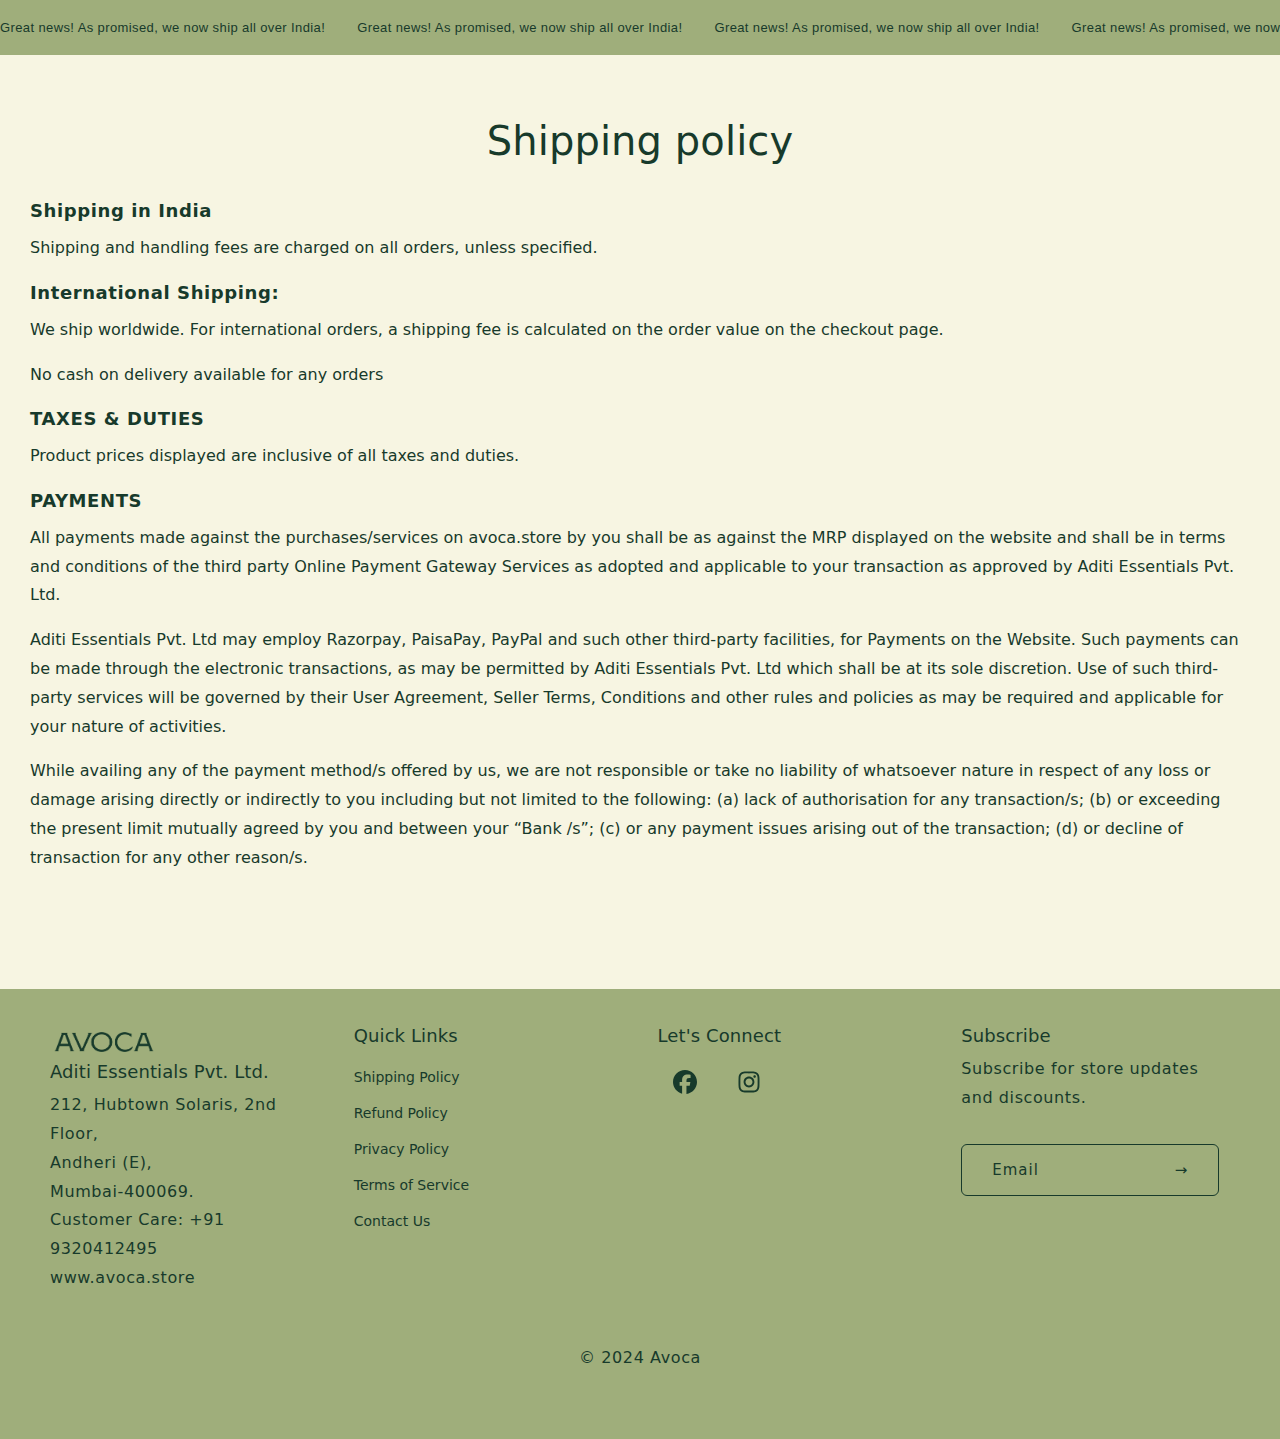
<file: shipping.html>
<!DOCTYPE html>
<html lang="en">
  <head>
    <meta charset="UTF-8" />
    <meta name="viewport" content="width=device-width, initial-scale=1.0" />
    <link rel="preconnect" href="https://fonts.googleapis.com" />
    <link rel="preconnect" href="https://fonts.gstatic.com" crossorigin />
    <link
      href="https://fonts.googleapis.com/css2?family=Convergence&display=swap"
      rel="stylesheet"
    />
    <link rel="stylesheet" href="style.css" />
    <link
      href="https://cdn.jsdelivr.net/npm/bootstrap@5.3.3/dist/css/bootstrap.min.css"
      rel="stylesheet"
      integrity="sha384-QWTKZyjpPEjISv5WaRU9OFeRpok6YctnYmDr5pNlyT2bRjXh0JMhjY6hW+ALEwIH"
      crossorigin="anonymous"
    />
    <title>Shipping Policy</title>
  </head>
  <body>
    <div class="marquee">
      <div class="marquee__group">
        <span>Great news! As promised, we now ship all over India!</span>
        <span>Great news! As promised, we now ship all over India!</span>
        <span>Great news! As promised, we now ship all over India!</span>
        <span>Great news! As promised, we now ship all over India!</span>
        <span>Great news! As promised, we now ship all over India!</span>
        <span>Great news! As promised, we now ship all over India!</span>
        <span>Great news! As promised, we now ship all over India!</span>
        <span>Great news! As promised, we now ship all over India!</span>
        <span>Great news! As promised, we now ship all over India!</span>
        <span>Great news! As promised, we now ship all over India!</span>
      </div>
      <div class="marquee__group" aria-hidden="true">
        <span>Great news! As promised, we now ship all over India!</span>
        <span>Great news! As promised, we now ship all over India!</span>
        <span>Great news! As promised, we now ship all over India!</span>
        <span>Great ne ws! As promised, we now ship all over India!</span>
        <span>Great news! As promised, we now ship all over India!</span>
        <span>Great news! As promised, we now ship all over India!</span>
        <span>Great news! As promised, we now ship all over India!</span>
        <span>Great news! As promised, we now ship all over India!</span>
        <span>Great news! As promised, we now ship all over India!</span>
        <span>Great news! As promised, we now ship all over India!</span>
      </div>
    </div>

    <nav class="navbar navbar-expand-lg bg-body-danger mobile-nav">
      <div class="mobile-hero-div container-fluid">
        <a class="img-container navbar-brand" href="index.html"
          ><img src="/images/avoca-img01.png" alt=""
        /></a>
        <button
          class="button-div navbar-toggler"
          type="button"
          data-bs-toggle="collapse"
          data-bs-target="#navbarNav"
          aria-controls="navbarNav"
          aria-expanded="false"
          aria-label="Toggle navigation"
        >
          <div class="button-down toggler">
            <svg
              xmlns="http://www.w3.org/2000/svg"
              height="20"
              width="17.5"
              viewBox="0 0 448 512"
            >
              <!--!Font Awesome Free 6.6.0 by @fontawesome - https://fontawesome.com License - https://fontawesome.com/license/free Copyright 2024 Fonticons, Inc.-->
              <path
                fill="#ffffff"
                d="M0 96C0 78.3 14.3 64 32 64l384 0c17.7 0 32 14.3 32 32s-14.3 32-32 32L32 128C14.3 128 0 113.7 0 96zM0 256c0-17.7 14.3-32 32-32l384 0c17.7 0 32 14.3 32 32s-14.3 32-32 32L32 288c-17.7 0-32-14.3-32-32zM448 416c0 17.7-14.3 32-32 32L32 448c-17.7 0-32-14.3-32-32s14.3-32 32-32l384 0c17.7 0 32 14.3 32 32z"
              />
            </svg>
          </div>
        </button>
        <div class="collapse navbar-collapse" id="navbarNav">
          <ul class="navbar-nav">
            <li class="nav-item">
              <a href="buy-now.html" class="mobile-buy"><h1>Buy Now</h1></a>
            </li>
          </ul>
        </div>
      </div>
    </nav>

    <section>
      <div id="shipping-content">
        <h1>Shipping policy</h1>
        <h2>Shipping in India</h2>
        <p>
          Shipping and handling fees are charged on all orders, unless
          specified.
        </p>
        <h2>International Shipping:</h2>
        <p>
          We ship worldwide. For international orders, a shipping fee is
          calculated on the order value on the checkout page.
        </p>
        <p>No cash on delivery available for any orders</p>
        <h2>TAXES & DUTIES</h2>
        <p>Product prices displayed are inclusive of all taxes and duties.</p>
        <h2>PAYMENTS</h2>
        <p>
          All payments made against the purchases/services on avoca.store by you
          shall be as against the MRP displayed on the website and shall be in
          terms and conditions of the third party Online Payment Gateway
          Services as adopted and applicable to your transaction as approved by
          Aditi Essentials Pvt. Ltd.
        </p>
        <p>
          Aditi Essentials Pvt. Ltd may employ Razorpay, PaisaPay, PayPal and
          such other third-party facilities, for Payments on the Website. Such
          payments can be made through the electronic transactions, as may be
          permitted by Aditi Essentials Pvt. Ltd which shall be at its sole
          discretion. Use of such third-party services will be governed by their
          User Agreement, Seller Terms, Conditions and other rules and policies
          as may be required and applicable for your nature of activities.
        </p>
        <p>
          While availing any of the payment method/s offered by us, we are not
          responsible or take no liability of whatsoever nature in respect of
          any loss or damage arising directly or indirectly to you including but
          not limited to the following: (a) lack of authorisation for any
          transaction/s; (b) or exceeding the present limit mutually agreed by
          you and between your “Bank /s”; (c) or any payment issues arising out
          of the transaction; (d) or decline of transaction for any other
          reason/s.
        </p>
      </div>
    </section>

    <footer>
      <div id="footer-div">
        <div>
          <a href="index.html">
            <img src="/images/footer-logo.png" class="footer-logo"
          /></a>
          <h1>Aditi Essentials Pvt. Ltd.</h1>
          <div>
            <p>
              212, Hubtown Solaris, 2nd Floor, <br />Andheri (E),<br />
              Mumbai-400069. <br />Customer Care: +91 9320412495 <br />
              <a href="">www.avoca.store</a>
            </p>
          </div>
        </div>
        <div>
          <h1>Quick Links</h1>
          <div class="quicklink">
            <a href="shipping.html">Shipping Policy</a>
            <a href="Refund.html">Refund Policy</a>
            <a href="privacy.html">Privacy Policy</a>
            <a href="service.html">Terms of Service</a>
            <a href="contact.html">Contact Us</a>
          </div>
        </div>
        <div>
          <h1>Let's Connect</h1>
          <div class="socila-media">
            <svg
              xmlns="http://www.w3.org/2000/svg"
              height="24"
              width="24"
              viewBox="0 0 512 512"
            >
              <path
                fill="#173a2b"
                d="M512 256C512 114.6 397.4 0 256 0S0 114.6 0 256C0 376 82.7 476.8 194.2 504.5V334.2H141.4V256h52.8V222.3c0-87.1 39.4-127.5 125-127.5c16.2 0 44.2 3.2 55.7 6.4V172c-6-.6-16.5-1-29.6-1c-42 0-58.2 15.9-58.2 57.2V256h83.6l-14.4 78.2H287V510.1C413.8 494.8 512 386.9 512 256h0z"
              />
            </svg>
            <svg
              xmlns="http://www.w3.org/2000/svg"
              height="24"
              width="24"
              viewBox="0 0 448 512"
            >
              <path
                fill="#173a2b"
                d="M224.1 141c-63.6 0-114.9 51.3-114.9 114.9s51.3 114.9 114.9 114.9S339 319.5 339 255.9 287.7 141 224.1 141zm0 189.6c-41.1 0-74.7-33.5-74.7-74.7s33.5-74.7 74.7-74.7 74.7 33.5 74.7 74.7-33.6 74.7-74.7 74.7zm146.4-194.3c0 14.9-12 26.8-26.8 26.8-14.9 0-26.8-12-26.8-26.8s12-26.8 26.8-26.8 26.8 12 26.8 26.8zm76.1 27.2c-1.7-35.9-9.9-67.7-36.2-93.9-26.2-26.2-58-34.4-93.9-36.2-37-2.1-147.9-2.1-184.9 0-35.8 1.7-67.6 9.9-93.9 36.1s-34.4 58-36.2 93.9c-2.1 37-2.1 147.9 0 184.9 1.7 35.9 9.9 67.7 36.2 93.9s58 34.4 93.9 36.2c37 2.1 147.9 2.1 184.9 0 35.9-1.7 67.7-9.9 93.9-36.2 26.2-26.2 34.4-58 36.2-93.9 2.1-37 2.1-147.8 0-184.8zM398.8 388c-7.8 19.6-22.9 34.7-42.6 42.6-29.5 11.7-99.5 9-132.1 9s-102.7 2.6-132.1-9c-19.6-7.8-34.7-22.9-42.6-42.6-11.7-29.5-9-99.5-9-132.1s-2.6-102.7 9-132.1c7.8-19.6 22.9-34.7 42.6-42.6 29.5-11.7 99.5-9 132.1-9s102.7-2.6 132.1 9c19.6 7.8 34.7 22.9 42.6 42.6 11.7 29.5 9 99.5 9 132.1s2.7 102.7-9 132.1z"
              />
            </svg>
          </div>
        </div>
        <div>
          <h1>Subscribe</h1>
          <p>Subscribe for store updates and discounts.</p>
          <button class="footer-btn btn">
            Email <span style="margin-left: 130px">&#8594;</span>
          </button>
        </div>
      </div>

      <div id="copyright">
        <p>© 2024 <a href="/" title="">Avoca</a></p>
      </div>
    </footer>
    <script
    src="https://cdn.jsdelivr.net/npm/bootstrap@5.3.3/dist/js/bootstrap.bundle.min.js"
    integrity="sha384-YvpcrYf0tY3lHB60NNkmXc5s9fDVZLESaAA55NDzOxhy9GkcIdslK1eN7N6jIeHz"
    crossorigin="anonymous"
  ></script>

    <script>
      // JavaScript for the FAQ toggle functionality
      document.addEventListener("DOMContentLoaded", function () {
        const questions = document.querySelectorAll(".question");

        questions.forEach(function (question) {
          const title = question.querySelector(".question-title");

          title.addEventListener("click", function () {
            // Toggle the 'active' class on the parent question div
            question.classList.toggle("active");
          });
        });
      });
    </script>
    <!-- <script src="index.js"></script> -->
    <script type="module" src="index.js"></script>
  </body>
</html>
</file>
<file: style.css>
body {
  margin: 0 !important;
  padding: 0 !important;
  box-sizing: border-box;
  font-family: "Convergence", sans-serif;
  overflow-x: hidden;
}

.navbar-toggler:focus {
  box-shadow: none !important;
}

.mobile-nav {
  display: none !important;
}

.marquee {
  display: flex;
  overflow: hidden;
  /*height: 10vh;*/
  user-select: none;
  gap: 2rem;
  padding-top: 1rem;
  padding-bottom: 1rem;
  color: #173a2b;
  background-color: #9fae7b;
  cursor: pointer;
  /*transform: skewY(-3deg); */
  /*transform: rotate(-5deg) translateY(-40px) translateX(40px);*/
}

.marquee:hover {
  color: #173a2b;
}

.marquee__group {
  flex-shrink: 0;
  display: flex;
  align-items: center;
  justify-content: space-between;
  gap: 2rem;
  min-width: 100%;
  animation: scroll 45s linear infinite normal;
}

.marquee__group span {
  color: #173a2b;
  font-size: 15px;
  font-weight: 500;
  white-space: nowrap;
  font-family: "Syne", sans-serif !important;
  /*text-transform: uppercase;*/
}

@keyframes scroll {
  from {
    transform: translateX(0);
  }
  to {
    transform: translateX(calc(-100% - 2rem));
  }
}

@media only screen and (min-width: 360px) {
  .marquee__group span {
    font-size: 13px;
    letter-spacing: 0.39px;
    word-spacing: 0;
    line-height: 23.4px;
  }
}

#avoca-hero {
  display: flex;
  justify-content: center;

  a {
    text-decoration: none;
  }
}
.first-hero-div {
  background-color: #173a2b;
  padding-left: 50px;
  padding-right: 25px;
  padding-top: 25px;
  width: 1400px;
}
.first-hero-headline {
  display: flex;
  align-items: center;
  gap: 40px;
  padding-bottom: 45px;
  img {
    width: 35%;
    cursor: pointer;
  }
  h1 {
    color: #c0c6b4;
    font-size: 18px;
    letter-spacing: 0.6px;
    line-height: 23.4px;
    cursor: pointer;
  }
  h1:hover {
    color: #f8f5e2;
    text-decoration: underline;
  }
}
.hero-premium {
  font-size: 40px;
  font-weight: 500;
  letter-spacing: 0.1px;
  line-height: 52px;
  color: #9eae7b;

  margin-block: 20px;
}
.premium-content {
  font-size: 16px;
  font-weight: 500;
  letter-spacing: 0.6px;
  line-height: 28.8px;
  color: #f8f5e2;
  max-width: 550px;
}
.second-hero-div img {
  width: 100%;
  height: 100%;
}
.btn {
  border: 2px solid #f8f5e2 !important;
  background-color: transparent !important;
  color: #f8f5e2 !important;
  padding-block: 14px !important;
  padding-inline: 30px !important;
  font-size: 15px !important;
  font-weight: 500 !important;
  letter-spacing: 1px !important;
  cursor: pointer !important;
  margin-top: 15px !important;

  a {
    text-decoration: none !important;
  }
}
.btn:hover {
  border: 2px solid #fff !important;
  box-shadow: 0 0 3px #fff !important;
}
#farm-to-table {
  background: url(/images/avoca-img04.png);
  background-position: center;
  background-repeat: no-repeat;
  background-size: cover;
  display: flex;
  align-items: center;
}
.raw-avoca {
  width: 640px;
}
.table-content {
  padding-inline: 65px;
  text-align: left;

  h1 {
    font-size: 40px;
    font-weight: 500;
    letter-spacing: 0.1px;
    line-height: 52px;
    color: #9d8566;
    word-spacing: 0px;
  }

  p {
    font-size: 16px;
    font-weight: 500;
    letter-spacing: 0.6px;
    line-height: 28.8px;
    color: #173a2b;
    max-width: 315px;
  }
}
.nut {
  width: 190px;
  margin-top: -200px;
}

#avocado-garden {
  display: flex;
  background: #e5e0c6;
  gap: 195px;
}
.top-leaf {
  margin-left: -14px;
}
.leaf {
  margin-top: -70px;
  margin-left: 25px;
}
.garden {
  width: 950px;
}
#promise-section {
  background: #e5e0c6;
}
.promise-content {
  padding-left: 55px;
}
#our-promise-to-you {
  display: flex;
  justify-content: space-between;
  padding-top: 40px;

  h1 {
    max-width: 440px;
    margin-bottom: 20px;
  }

  p {
    max-width: 440px;
  }
}
.promise-images {
  display: flex;
  flex-direction: column;
  align-items: center;
}
.promise-images1 {
  margin-top: -45px;
  margin-left: 250px;
  width: 75px;
  transform: rotate(0deg) scaleY(-1);
}
.promise-images2 {
  width: 250px;
  margin-top: 50px;
  margin-left: 30px;
}
#promise-root-content {
  padding-bottom: 100px;

  background: #e5e0c6;
  padding-inline: 55px;
  text-align: left;
  align-items: start;
  display: grid;
  grid-template-columns: repeat(2, 1fr);
  grid-template-rows: repeat(2, 1fr);
  grid-column-gap: 50px;
  grid-row-gap: 40px;

  .box {
    width: 20px;
    height: 20px;
    background-color: #9d8566;
    margin-bottom: 20px;
  }

  h3 {
    font-size: 18px;
    font-weight: 500;
    letter-spacing: 0.1px;
    line-height: 12px;
    color: #9d8566;
  }

  p {
    font-size: 16px;
    font-weight: 500;
    letter-spacing: 0.6px;
    line-height: 28.8px;
    text-align: left;
    color: #173a2b;
    max-width: 600px;
  }
}

#avoca-best {
  display: flex;
  justify-content: center;
}
.avoca-best-content {
  background-color: #173a2b;
  width: 1950px;

  h1 {
    font-size: 40px;
    font-weight: 500;
    letter-spacing: 0.1px;
    line-height: 52px;
    text-align: left;
    max-width: 280px;
    color: #9eae7b;
    padding-top: 100px;
    padding-left: 50px;
  }

  h3 {
    font-size: 16px;
    font-weight: 500;
    letter-spacing: 0.6px;
    line-height: 28.8px;
    text-align: left;
    padding-left: 50px;
    max-width: 305px;
    color: #f8f5e2;
  }
}
.avoca-best-image img {
  width: 100%;
  height: 100%;
}

#avoca-virgin {
  display: flex;
  justify-content: center;
  background-color: #f7f5e2;
}
.avoca-virgin-image img {
  margin-left: 150px;
  margin-top: 115px;
  width: 70%;
}
.avoca-virgin-content {
  padding-bottom: 100px;
  padding-top: 10px;
  margin-right: 210px;
  text-align: left;
  h1 {
    padding-top: 70px;
    font-size: 40px;
    font-weight: 500;
    letter-spacing: 0.1px;
    line-height: 50px;
    color: #9d8566;
    max-width: 300px;
  }

  h3 {
    font-size: 18px;
    font-weight: 900;
    letter-spacing: 0.6px;
    line-height: 32.4px;
    color: #173a2b;
  }

  .avoca-virgin-text {
    font-size: 16px;
    font-weight: 500;
    letter-spacing: 0.6px;
    line-height: 28.8px;
    color: #173a2b;
    max-width: 300px;
  }

  .price-name {
    font-size: 24px;
    font-weight: 1000;
    letter-spacing: 1.3px;
    color: #173a2b;
  }

  p {
    font-size: 12px;
    font-weight: 500;
    letter-spacing: 0.7px;
    line-height: 20.4px;
    color: #173a2b;
  }

  hr {
    width: 300px;
    margin-left: 0;
  }
}

.avoca-virgin-quantity {
  font-size: 13px;
  font-weight: 500;
  letter-spacing: 0.4px;
  line-height: 19.5px;
  color: #173a2b;
}
.virgin-btn {
  margin-bottom: 20px;
  border: 1.5px solid #7b8e7d;
  background-color: transparent;
  color: #173a2b;
  padding-block: 14px;
  padding-inline: 20px;
  font-size: 16px;
  font-weight: 500;
  letter-spacing: 1px;
  width: fit-content;
  display: flex;
  align-items: center;
  gap: 20px;

  span {
    cursor: pointer;
  }

  #minus,
  #plus {
    font-size: 18px;
    font-weight: 700;
    padding: 5px;
  }
}
.avoca-btn-div {
  display: flex;
  gap: 13px;

  .ml-btn {
    color: #173a2b;
    font-size: 14px;
    padding-inline: 25px;
    padding-block: 10px;
    cursor: pointer;
  }
  .ml-btn:focus {
    border: #173a2b;
    background-color: #173a2b;
    color: #f7f5e2;
  }
}
.add-to-cart {
  font-size: 15px;
  letter-spacing: 1px;
  line-height: 18px;
  color: #0e1b4d;
  border: solid 1.5px rgb(14, 27, 77) !important;
  cursor: pointer;
  padding-inline: 103px;
  text-align: center;
  margin-bottom: 0;
}
.add-to-cart:hover {
  border: solid 2px rgb(14, 27, 77) !important;
}

#faqs {
  background-image: url(/images/avoca-img04.png);
  background-color: #e4dfc5;
  background-repeat: no-repeat;
  padding-inline: 30px;
  padding-block: 50px;
}
.container {
  padding: 20px;
  h1 {
    text-align: left;
    font-size: 40px;
    font-weight: 500;
    letter-spacing: 0.1px;
    line-height: 52px;
    color: #9d8566;
    border-bottom: 1px solid #173a2b;
    padding-bottom: 25px;
  }
}

.faq {
  margin-top: -10px;
}
.question {
  padding-bottom: 30px;
  margin-bottom: 25px;
  border-bottom: 1px solid #173a2b;
  cursor: pointer;
  transition: background-color 0.3s ease;
}
.question-title {
  font-size: 16px;
  font-weight: 500;
  letter-spacing: 0.6px;
  line-height: 28.8px;
  color: #173a2b;
  transition: background-color 0.3s ease;
}
.question-title:hover {
  text-decoration: underline;
}
.answer {
  display: none; /* Initially hide the answer */
  margin-top: 10px;
  font-size: 16px;
  font-weight: 500;
  letter-spacing: 0.6px;
  line-height: 28.8px;
  color: #173a2b;
}
.question.active .answer {
  display: block; /* Show the answer when question is active */
}

.btnn {
  padding: 2rem 3rem;
  margin: 1rem;
  cursor: pointer;
}

.btn-contain {
  background-color: #0e1b4d;
}

footer {
  background-color: #9fae7b;

  h1 {
    font-size: 18px !important;
    font-weight: 500;
    letter-spacing: 0.1px;
    line-height: 23.4px;
    text-align: left;
    color: #173a2b;
  }

  p {
    font-size: 16px;
    font-weight: 500;
    color: #173a2b;
    letter-spacing: 0.6px;
    line-height: 28.8px;
    text-align: left;
  }
}
#footer-div {
  display: grid;
  grid-template-columns: repeat(4, 1fr);
  grid-template-rows: 1fr;
  grid-column-gap: 35px;
  grid-row-gap: 0px;
  padding-block: 35px;
  padding-inline: 50px;

  a {
    text-decoration: none;
    color: #173a2b;
    font-size: 16px;
  }
  a:hover {
    text-decoration: underline;
  }
}
.footer-logo {
  width: 40%;
  padding-block: 5px;
}
.quicklink {
  margin-top: 20px;
  display: flex;
  flex-direction: column;
  gap: 15px;
  a {
    font-size: 14px !important;
  }
}
.footer-btn {
  border: 1.8px solid #173a2b !important;
  color: #173a2b !important;
}
.footer-btn:hover {
  border: 2px solid #173a2b !important;
  box-shadow: 0 0 3px #173a2b !important;
}
.socila-media {
  display: flex;
  gap: 40px;
  padding-left: 15px;
  padding-top: 15px;

  svg {
    cursor: pointer;
  }
}

#copyright {
  font-size: 11px;
  font-weight: 500;
  letter-spacing: 0.7px;
  line-height: 18.4px;
  padding-bottom: 50px;

  p {
    text-align: center !important;
  }

  a {
    text-decoration: none;
    color: #173a2b;
  }

  a:hover {
    text-decoration: underline;
  }
}

@media (max-width: 720px) {
  .marquee {
    padding-top: 0.7rem;
    padding-bottom: 0.7rem;
  }

  .mobile-nav {
    display: flex !important;
    background-color: #173a2b !important;
  }
  img {
    width: 100%;
    cursor: pointer;
  }

  .button-div {
    padding: 0 !important;
    border: none !important;
  }
  .mobile-buy {
    text-decoration: none !important;
    color: #fff !important;

    h1 {
      font-size: 18px !important;
      font-weight: 500;
      letter-spacing: 0.6px;
      line-height: 23.4px;
      margin-top: 10px;
    }
    h1:hover {
      text-decoration: underline;
    }
  }

  .img-container {
    width: 30%;
  }
  #avoca-hero {
    display: block !important;

    a {
      text-decoration: none;
    }
  }
  .mobile-hero-div {
    display: flex !important;
    flex-direction: row-reverse;
    padding-left: 30px !important;
    padding-block: 10px;
  }
  .first-hero-div {
    background-color: #173a2b;
    padding-left: 60px;
    padding-right: 0px;
    padding-top: 5px;
    width: 100%;
    padding-bottom: 50px;
  }
  .first-hero-headline {
    display: none !important;
  }
  .img-3 {
    width: 20%;
    cursor: pointer;
    padding-block: 10px;
  }
  .hero-premium {
    font-size: 30px;
    font-weight: 500;
    letter-spacing: 0.1px;
    line-height: 39px;
    color: #9eae7b;
    max-width: 17rem;
    margin-block: 5px;
  }
  .premium-content {
    font-size: 15px;
    letter-spacing: 0.6px;
    line-height: 27px;
    color: #f8f5e2;
    max-width: 300px;
    padding-top: 10px;
  }
  .second-hero-div img {
    width: 100%;
    height: 100%;
  }

  #farm-to-table {
    display: flex;
    flex-direction: column-reverse;
    align-items: center;
  }
  .raw-avoca {
    width: 100%;
    margin-top: 20px;
  }
  .table-content {
    padding-inline: 5px;
    text-align: left;
    margin-top: -40px;

    h1 {
      font-size: 30px;
      line-height: 39px;
    }

    p {
      font-size: 15px;
      line-height: 27px;
      color: #173a2b;
      max-width: 350px;
    }
  }
  .nut {
    width: 50px;
    margin-top: 6px;
    align-self: end;
  }

  #promise-section {
    background: #e5e0c6;
    padding-bottom: 0px;
    padding-top: 50px;
  }
  .promise-content {
    padding-left: 40px;
  }
  #our-promise-to-you {
    display: flex;
    flex-direction: column;
    justify-content: start;
    padding-top: 40px;

    h1 {
      max-width: 300px;
    }

    p {
      max-width: 300px;
    }
  }
  .promise-images {
    display: flex;
    flex-direction: column;
    align-items: center;
  }
  .promise-images1 {
    display: none;
  }
  .promise-images2 {
    width: 100px;
    margin-top: -75px;
    margin-left: auto;
  }
  #promise-root-content {
    margin-top: 0px;
    padding-inline: 55px;
    text-align: left;
    align-items: start;
    display: grid;
    grid-template-columns: repeat(1, 1fr);
    grid-template-rows: repeat(1, 1fr);
    grid-row-gap: 15px;

    .box {
      width: 20px;
      height: 20px;
      background-color: #9d8566;
      margin-bottom: 20px;
    }

    h3 {
      font-size: 18px;
      font-weight: 500;
      letter-spacing: 0.1px;
      line-height: 12px;
      color: #9d8566;
    }

    p {
      font-size: 15px;
      font-weight: 500;
      letter-spacing: 0.6px;
      line-height: 25.8px;
      text-align: left;
      color: #173a2b;
      max-width: 600px;
    }
  }

  #avocado-garden {
    display: flex;
    background: #e5e0c6;
    gap: 0px;
  }
  .top-leaf {
    margin-left: -14px;
  }
  .leaf {
    margin-bottom: -540px;
    margin-left: 10px;
  }
  .garden {
    width: 100%;
    margin-left: -30px;
  }

  #avoca-best {
    display: flex;
    flex-direction: column-reverse;
    justify-content: center;
  }
  .avoca-best-content {
    background-color: #173a2b;
    width: 100%;
    padding-bottom: 50px;
    padding-top: 20px;
    text-align: center;

    h1 {
      font-size: 30px;
      font-weight: 400;
      letter-spacing: 0.1px;
      line-height: 32px;
      text-align: center;
      max-width: 380px;
      color: #9eae7b;
      padding-top: 30px;
      padding-left: 10px;
    }

    h3 {
      font-size: 16px;
      font-weight: 500;
      letter-spacing: 0.1px;
      line-height: 23.8px;
      text-align: center;
      padding-left: 10px;
      max-width: 380px;
      padding-top: 15px;
      color: #f8f5e2;
    }
  }

  #avoca-virgin {
    display: flex;
    flex-direction: column;
    justify-content: center;
    background-color: #f7f5e2;
  }
  .avoca-virgin-image img {
    margin-left: 15px;
    margin-top: 50px;
    width: 100%;
  }
  .avoca-virgin-content {
    padding-bottom: 50px;
    padding-top: 10px;
    margin-inline: auto;
    text-align: center;
    h1 {
      padding-top: 20px;
      font-size: 35px;
      font-weight: 500;
      letter-spacing: 0.1px;
      line-height: 40px;
      color: #9d8566;
      margin: auto;
      max-width: 350px;
    }

    h3 {
      text-align: left;
      font-size: 16px;
      margin: auto;
      font-weight: 600;
      letter-spacing: 0.6px;
      line-height: 20.4px;
      color: #173a2b;
      padding-bottom: 10px;
      padding-left: 30px;
    }

    .avoca-virgin-text {
      font-size: 13px;
      font-weight: 400;
      letter-spacing: 0.6px;
      line-height: 20.8px;
      color: rgb(23, 58, 43);
      min-width: 350px;
      text-align: left;
      padding-left: 30px;
    }

    .price-name {
      font-size: 24px;
      font-weight: 1000;
      letter-spacing: 1.3px;
      color: #173a2b;
    }

    p {
      font-size: 12px;
      font-weight: 500;
      letter-spacing: 0.7px;
      line-height: 20.4px;
      color: #173a2b;
      text-align: center;
    }

    hr {
      width: 100%;
      margin-left: 0;
    }
  }

  .avoca-virgin-quantity {
    font-size: 13px;
    font-weight: 500;
    letter-spacing: 0.4px;
    line-height: 19.5px;
    color: #173a2b;
    margin: auto;
    padding-bottom: 10px;
  }
  .mobile-virgin-btn {
    margin: auto;
  }
  .virgin-btn {
    margin-bottom: 20px !important;
    border: 1.5px solid #7b8e7d;
    background-color: transparent;
    color: #173a2b;
    padding-block: 10px;
    padding-inline: 15px;
    font-size: 16px;
    font-weight: 500;
    letter-spacing: 1px;
    width: fit-content;
    display: flex;
    align-items: center;
    gap: 20px;

    span {
      cursor: pointer;
    }

    #minus,
    #plus {
      font-size: 18px;
      font-weight: 700;
      padding: 5px;
    }
  }
  .avoca-btn-div {
    display: flex;
    align-items: center;
    margin: auto;
    gap: 13px;
    justify-content: center;

    .ml-btn {
      color: #173a2b;
      font-size: 14px;
      padding-inline: 25px;
      padding-block: 10px;
      cursor: pointer;
    }
    .ml-btn:focus {
      border: #173a2b;
      background-color: #173a2b;
      color: #f7f5e2;
    }
  }
  .add-to-cart {
    font-size: 15px;
    letter-spacing: 1px;
    line-height: 18px;
    color: #0e1b4d;
    border: solid 1.5px rgb(14, 27, 77) !important;
    cursor: pointer;
    padding-inline: 103px;
    text-align: center;
    margin: auto;
  }
  .add-to-cart:hover {
    border: solid 2px rgb(14, 27, 77) !important;
  }

  #faqs {
    padding-inline: 20px;
    padding-block: 30px;
  }
  .container {
    padding: 15px;
    h1 {
      text-align: left;
      font-size: 30px;
      font-weight: 500;
      letter-spacing: 0.1px;
      line-height: 35px;
      color: #9d8566;
      border-bottom: 1px solid #173a2b;
      padding-bottom: 20px;
    }
  }
  .first-title {
    padding-top: 20px;
  }

  footer {
    h1 {
      font-size: 18px !important;
      font-weight: 500;
      letter-spacing: 0.1px;
      line-height: 23.4px;
      text-align: left;
      color: #173a2b;
    }

    p {
      font-size: 16px;
      font-weight: 500;
      color: #173a2b;
      letter-spacing: 0.6px;
      line-height: 28.8px;
      text-align: left;
    }
  }
  #footer-div {
    display: grid;
    grid-template-columns: repeat(1, 1fr);
    grid-template-rows: 1fr;
    grid-column-gap: 0px;
    grid-row-gap: 30px;
    padding-block: 35px;
    padding-inline: 50px;

    a {
      text-decoration: none;
      color: #173a2b;
      font-size: 16px;
    }
    a:hover {
      text-decoration: underline;
    }
  }
  .footer-logo {
    width: 40%;
    padding-block: 5px;
  }
  .quicklink {
    margin-top: 10px;
    gap: 6px;
    a {
      font-size: 14px !important;
    }
  }
  .footer-btn {
    border: 1.8px solid #173a2b !important;
    color: #173a2b !important;
  }
  .footer-btn:hover {
    border: 2px solid #173a2b !important;
    box-shadow: 0 0 3px #173a2b !important;
  }
  .socila-media {
    display: flex;
    gap: 40px;
    padding-left: 0px;
    padding-top: 5px;

    svg {
      cursor: pointer;
    }
  }

  #copyright {
    font-size: 11px;
    font-weight: 500;
    letter-spacing: 0.7px;
    line-height: 18.4px;
    padding-bottom: 50px;

    p {
      text-align: center !important;
    }

    a {
      text-decoration: none;
      color: #173a2b;
    }

    a:hover {
      text-decoration: underline;
    }
  }
}

/* //////BUY IT NOW/////// */

.buy-it-now {
  background-color: #173a2b;
  color: #f7f5e2;
  text-align: center;
  cursor: pointer;
  margin-top: 10px;
  padding-inline: 106px;
}
.buy-it-now:hover {
  border: solid 2px rgb(14, 27, 77);
}

/* /////SHIPPING///// */
#shipping-content {
  background: #f7f5e2;
  padding-top: 60px;
  padding-bottom: 100px;

  h1 {
    font-size: 40px;
    color: #173a2b;
    font-weight: 500;
    letter-spacing: 0.1px;
    line-height: 52px;
    text-align: center;
    margin-bottom: 30px;
  }

  h2 {
    font-size: 18px;
    font-weight: 700;
    letter-spacing: 0.6px;
    line-height: 28.8px;
    padding-left: 30px;
    color: #173a2b;
  }

  p {
    font-size: 16px;
    font-weight: 500;
    line-height: 28.8px;
    padding-inline: 30px;
    color: #173a2b;
  }
}

/* //////PRIVACY POLICY//// */
.information {
  display: flex;
  align-items: center;
  padding-left: 50px;
  margin-bottom: -10px;
}
.dot {
  margin-right: -15px;
  margin-bottom: 14px;
}
.last-dot {
  margin-bottom: 40px;
}
.first-party {
  width: 7px !important;
}
.second-party {
  width: 12px;
  margin-bottom: 40px;
}
.last-party {
  width: 13px;
  margin-bottom: 70px;
}
@media (max-width: 720px) {
  .information {
    display: flex;
    align-items: center;
    padding-left: 50px;
    margin-bottom: -10px;

    p {
      line-height: 20px !important;
      margin-bottom: 30px;
    }
  }

  .dot {
    width: 10%;
    margin-right: -15px;
    margin-bottom: -30px;
  }
  .first-dot {
    margin-bottom: 40px !important;
  }
  .second-dot {
    margin-bottom: 80px !important;
  }
  .third-dot {
    margin-bottom: 60px !important;
  }
  .forth-dot {
    margin-bottom: 65px !important;
  }
  .last-dot {
    margin-bottom: 100px !important;
  }
  .first-party {
    width: 4% !important;
    margin-bottom: 40px;
  }
  .second-party {
    width: 15% !important;
    margin-bottom: 180px;
  }
  .last-party {
    width: 15% !important;
    margin-bottom: 185px;
  }
}

/* //////CONTACT//// */
#contact-section {
  padding-left: 200px !important;
  background: #f7f5e2;
  margin-bottom: -40px;
}

#contact-heading {
  font-size: 52px !important;
  text-align: left !important;
  padding-left: 20px;
  padding-bottom: 10px !important;
}
input::placeholder {
  color: #173a2b;
}

textarea::placeholder {
  color: #173a2b;
}
.input-info {
  display: flex;
  align-items: center;
  margin-left: 25px;
  gap: 25px;
}
.service-input {
  display: flex;
  flex-direction: column;
  gap: 20px;
}
.service-input-name {
  font-size: 16px;
  border: 1px solid #173a2b;
  background: transparent;
  font-weight: 500;
  letter-spacing: 0.4px;
  line-height: 24px;
  text-align: left;
  width: 35%;
  max-width: 35%;
  min-width: auto;
  padding: 15px 40px 15px 40px;
}
.service-input-name:focus {
  font-size: 12px !important;
  outline: none;
}
.service-input-name:hover {
  border: 1.5px solid #173a2b;
  outline: none;
}
.phone-number {
  margin-left: 25px;
  padding: 15px 40px 15px 40px;
  width: 95% !important;
  max-width: 71% !important;
}
.service-input-message {
  margin-left: 25px;
  width: 95%;
  font-size: 14px;
  line-height: 8px;
  min-width: 71%;
}
.contact-btn {
  border: 1px solid #173a2b;
  background: #173a2b;
  color: #f8f5e2;
  padding-block: 11px;
  padding-inline: 35px;
  margin-top: 30px;
  margin-left: 25px;
}
.contact-btn:hover {
  border: 1.5px solid #173a2b;
  background: #173a2b;
  color: #f8f5e2;
  padding-block: 11px;
  padding-inline: 35px;
  margin-top: 30px;
  margin-left: 25px;
  box-shadow: 0 0 1px #173a2b;
}

#contact-content {
  padding-bottom: 50px;
  background: #f7f5e2;
  color: #173a2b;
  text-align: center;

  h1 {
    font-size: 24px;
    font-weight: 500;
    letter-spacing: 0.1px;
    line-height: 31.2px;
  }
  h3 {
    font-size: 18px;
    font-weight: 500;
    letter-spacing: 0.1px;
    line-height: 23.4px;
  }
}
.contact-address {
  margin-top: 10px !important;
  p {
    font-size: 16px;
    font-weight: 500;
    letter-spacing: 0.6px;
    line-height: 28.8px;
    margin-bottom: 1px;
  }
}

@media (max-width: 720px) {
  #contact-section {
    padding-left: 0px !important;
    background: #f7f5e2;
    margin-bottom: -40px;
  }

  #contact-heading {
    font-size: 40px !important;
    text-align: left !important;
    padding-left: 20px;
    padding-bottom: 0px !important;
    margin-bottom: 10px !important;
    margin-top: -40px;
  }
  input::placeholder {
    color: #173a2b;
  }

  textarea::placeholder {
    color: #173a2b;
  }
  .input-info {
    display: flex;
    align-items: center;
    margin-left: 25px;
    gap: 10px;
  }
  .service-input {
    display: flex;
    flex-direction: column;
    gap: 10px;
  }
  .service-input-name {
    font-size: 14px;
    border: 1px solid #173a2b;
    background: transparent;
    font-weight: 500;
    letter-spacing: 0.4px;
    line-height: 20px;
    text-align: left;
    width: 35%;
    max-width: 35%;
    min-width: auto;
    padding: 10px 30px 10px 30px;
  }
  .service-input-name:focus {
    font-size: 10px !important;
    outline: none;
  }
  .service-input-name:hover {
    border: 1.5px solid #173a2b;
    outline: none;
  }
  .phone-number {
    margin-left: 25px;
    padding: 10px 30px 10px 30px;
    width: 68% !important;
    max-width: 71% !important;
  }
  .service-input-message {
    margin-left: 25px;
    width: 95%;
    font-size: 14px;
    line-height: 7px;
    min-width: 68%;
  }
  .contact-btn {
    border: 1px solid #173a2b;
    background: #173a2b;
    color: #f8f5e2;
    padding-block: 9px;
    padding-inline: 30px;
    margin-top: 20px;
    margin-left: 25px;
  }
  .contact-btn:hover {
    border: 1.5px solid #173a2b;
    background: #173a2b;
    color: #f8f5e2;
    padding-block: 9px;
    padding-inline: 30px;
    margin-top: 20px;
    margin-left: 25px;
    box-shadow: 0 0 1px #173a2b;
  }
}
</file>
